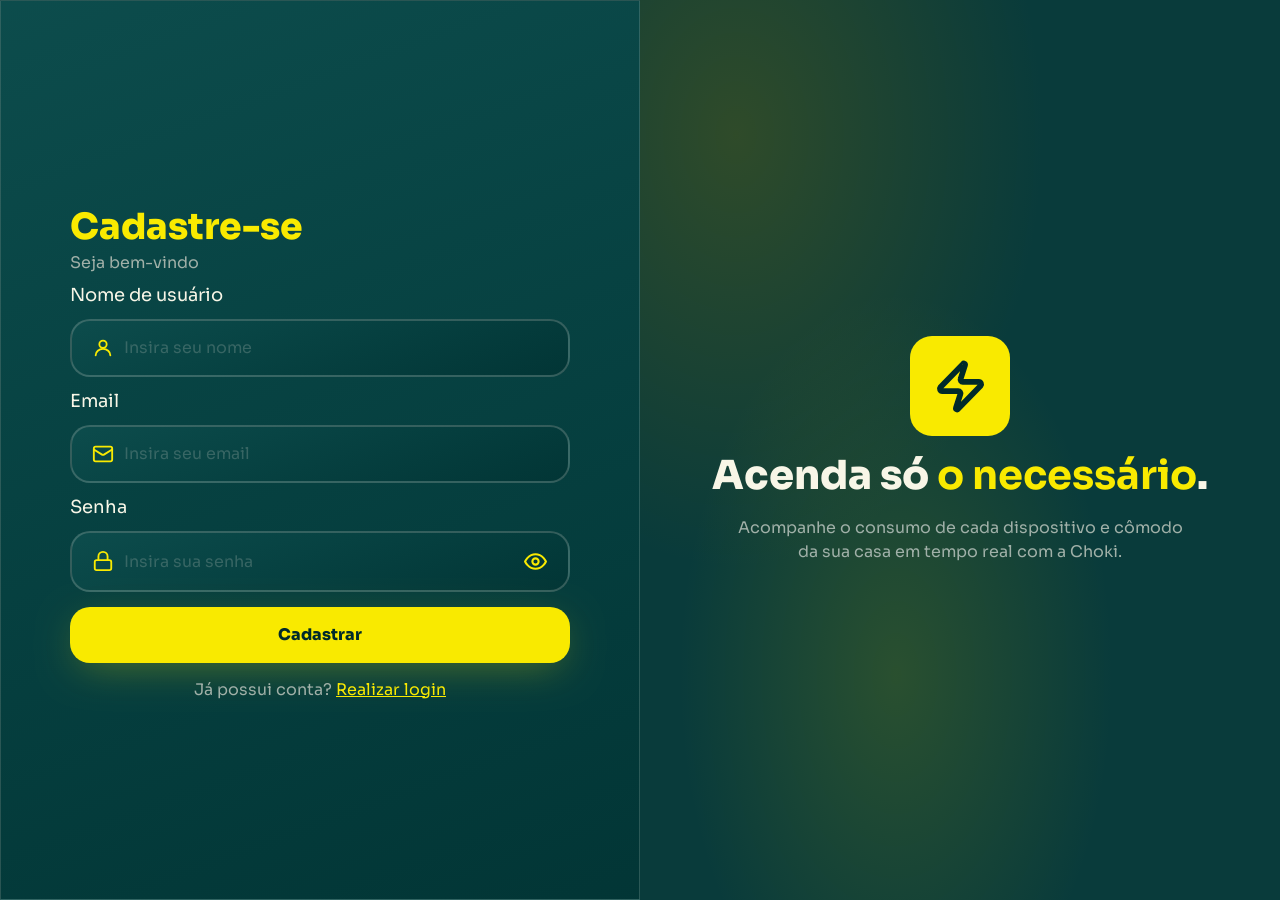
<file: pages/cadastro/cadastro.html>
<!DOCTYPE html>
<html lang="pt-br">

<head>
    <meta charset="UTF-8">
    <meta name="viewport" content="width=device-width, initial-scale=1.0">
    <title>Choki | Cadastro</title>

    <link rel="stylesheet" href="../../css/cadastro.css">

    <script type="text/javascript" src="../../js/cadastro.js" defer></script>

    <link rel="preconnect" href="https://fonts.googleapis.com">
    <link rel="preconnect" href="https://fonts.gstatic.com" crossorigin>
    <link href="https://fonts.googleapis.com/css2?family=Sora:wght@100..800&display=swap" rel="stylesheet">
</head>

<body>
    <main>
        <section class="section-form">
            <form autocomplete="off">
                <div class="form-header">
                    <h1>Cadastre-se</h1>
                    <h2>Seja bem-vindo</h2>
                </div>

                <h3>Nome de usuário</h3>
                <div class="input-container">
                    <svg class="input-icon" xmlns="http://www.w3.org/2000/svg" viewBox="0 0 24 24" fill="none"
                        stroke="currentColor" stroke-width="2" stroke-linecap="round" stroke-linejoin="round">
                        <circle cx="12" cy="8" r="4" />
                        <path d="M4 20c0-4 3.6-7 8-7s8 3 8 7" />
                    </svg>
                    <input type="text" id="input-username" placeholder="Insira seu nome" />
                </div>
                <h3>Email</h3>
                <div class="input-container">
                    <svg class="input-icon" xmlns="http://www.w3.org/2000/svg" viewBox="0 0 24 24" fill="none"
                        stroke="currentColor" stroke-width="2" stroke-linecap="round" stroke-linejoin="round">
                        <rect x="2" y="4" width="20" height="16" rx="2" />
                        <path d="m22 7-8.97 5.7a1.94 1.94 0 0 1-2.06 0L2 7" />
                    </svg>
                    <input type="text" id="input-email" placeholder="Insira seu email" />
                </div>
                <h3>Senha</h3>
                <div class="input-container">
                    <svg class="input-icon" xmlns="http://www.w3.org/2000/svg" viewBox="0 0 24 24" fill="none"
                        stroke="currentColor" stroke-width="2" stroke-linecap="round" stroke-linejoin="round">
                        <rect x="3" y="11" width="18" height="11" rx="2" />
                        <path d="M7 11V7a5 5 0 0 1 10 0v4" />
                    </svg>
                    <input type="password" id="input-password" placeholder="Insira sua senha" />
                    <svg class="toggle-password" onclick="setPasswordVisibility(this)"
                        xmlns="http://www.w3.org/2000/svg" viewBox="0 0 24 24" fill="none" stroke="currentColor"
                        stroke-width="2" stroke-linecap="round" stroke-linejoin="round">
                        <path d="M2 12s3-7 10-7 10 7 10 7-3 7-10 7-10-7-10-7z" />
                        <circle cx="12" cy="12" r="3" />
                    </svg>
                </div>
                <button type="button" onclick="cadastro(this)">Cadastrar</button>
                <p>Já possui conta? <a href="../login/login.html">Realizar login</a></p>
                <div class="form-status">
                    <p class="alert-field"></p>
                </div>
            </form>
        </section>
        <section class="section-info">
            <div class="logo-icon">
                <svg xmlns="http://www.w3.org/2000/svg" width="24" height="24" viewBox="0 0 24 24" fill="none"
                    stroke="currentColor" stroke-width="2.5" stroke-linecap="round" stroke-linejoin="round">
                    <path
                        d="M4 14a1 1 0 0 1-.78-1.63l9.9-10.2a.5.5 0 0 1 .86.46l-1.92 6.02A1 1 0 0 0 13 10h7a1 1 0 0 1 .78 1.63l-9.9 10.2a.5.5 0 0 1-.86-.46l1.92-6.02A1 1 0 0 0 11 14z" />
                </svg>
            </div>
            <h1>Acenda só <b>o necessário</b>.</h1>
            <p>Acompanhe o consumo de cada dispositivo e cômodo da sua casa em tempo real com a Choki.</p>
        </section>
    </main>
</body>

</html>
</file>
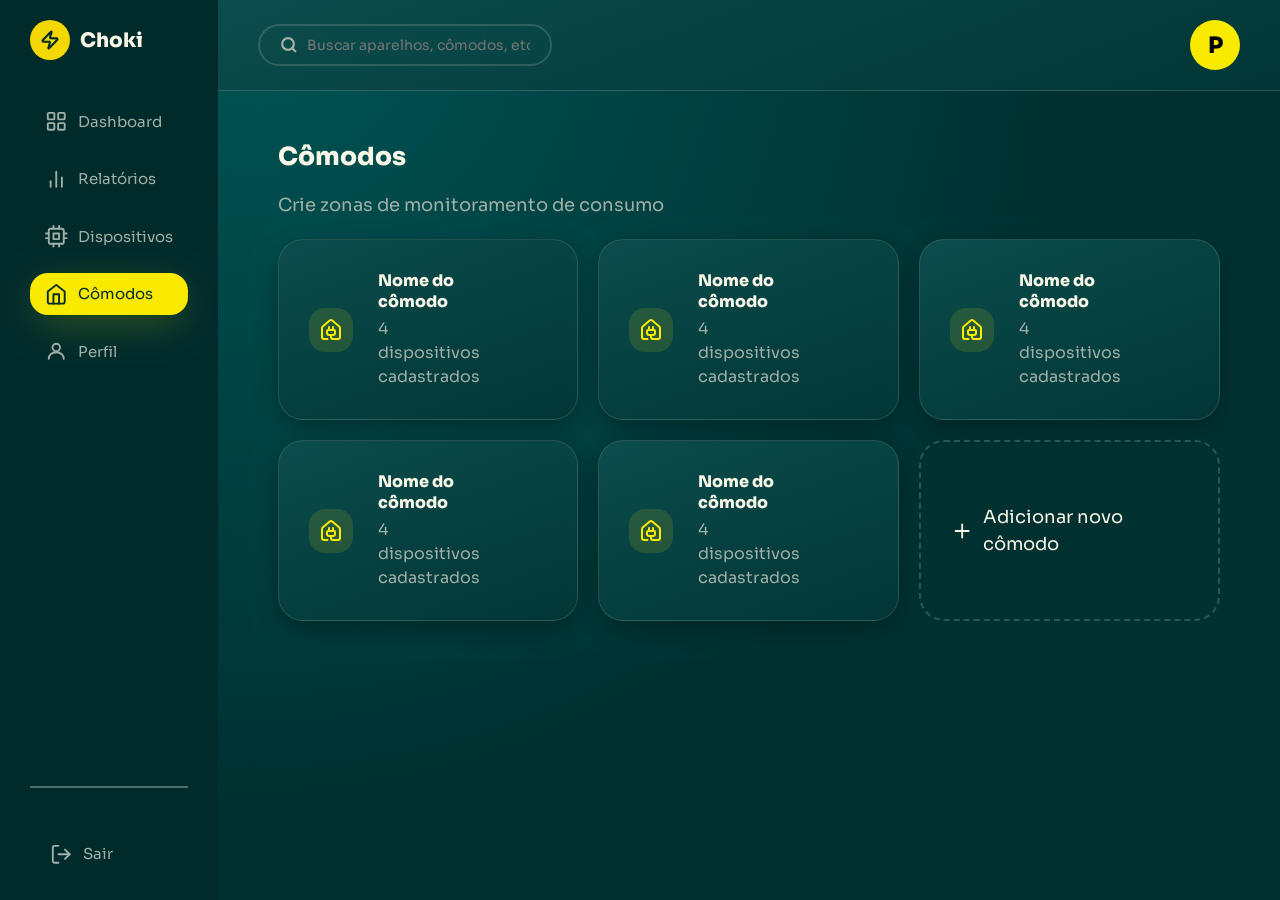
<file: pages/dashboard-demo/comodos.html>
<!DOCTYPE html>
<html lang="pt-br">

<head>
    <meta charset="UTF-8">
    <meta name="viewport" content="width=device-width, initial-scale=1.0">
    <title>Choki | Cômodos</title>

    <link rel="stylesheet" href="../../css/comodos.css">

    <link rel="preconnect" href="https://fonts.googleapis.com">
    <link rel="preconnect" href="https://fonts.gstatic.com" crossorigin>
    <link href="https://fonts.googleapis.com/css2?family=Sora:wght@100..800&display=swap" rel="stylesheet">

    <link href="https://fonts.googleapis.com/css2?family=Inter:wght@400;500;600;700;800;900&display=swap"
        rel="stylesheet">
</head>

<body>
    <main>
        <nav class="side-menu">
            <div class="logo-name">
                <div class="logo-icon">
                    <svg xmlns="http://www.w3.org/2000/svg" width="24" height="24" viewBox="0 0 24 24" fill="none"
                        stroke="currentColor" stroke-width="2.5" stroke-linecap="round" stroke-linejoin="round"
                        class="lucide lucide-zap size-5 text-primary-foreground" aria-hidden="true">
                        <path
                            d="M4 14a1 1 0 0 1-.78-1.63l9.9-10.2a.5.5 0 0 1 .86.46l-1.92 6.02A1 1 0 0 0 13 10h7a1 1 0 0 1 .78 1.63l-9.9 10.2a.5.5 0 0 1-.86-.46l1.92-6.02A1 1 0 0 0 11 14z">
                        </path>
                    </svg>
                </div>
                <h2>Choki</h2>
            </div>
            <ul class="menu-items">
                <li class="menu-item menu-inactive" id="link-dashboard" onclick="window.location = 'dashboard.html'">
                    <svg xmlns="http://www.w3.org/2000/svg" width="24" height="24" viewBox="0 0 24 24" fill="none"
                        stroke="currentColor" stroke-width="2" stroke-linecap="round" stroke-linejoin="round">
                        <rect width="7" height="7" x="3" y="3" rx="1" />
                        <rect width="7" height="7" x="14" y="3" rx="1" />
                        <rect width="7" height="7" x="14" y="14" rx="1" />
                        <rect width="7" height="7" x="3" y="14" rx="1" />
                    </svg>
                    <a>Dashboard</a>
                </li>
                <li class="menu-item menu-inactive" id="link-relatiorios" onclick="window.location = 'relatorios.html'">
                    <svg xmlns="http://www.w3.org/2000/svg" width="24" height="24" viewBox="0 0 24 24" fill="none"
                        stroke="currentColor" stroke-width="2" stroke-linecap="round" stroke-linejoin="round">
                        <line x1="18" y1="20" x2="18" y2="10" />
                        <line x1="12" y1="20" x2="12" y2="4" />
                        <line x1="6" y1="20" x2="6" y2="14" />
                    </svg>
                    <a>Relatórios</a>
                </li>
                <li class="menu-item menu-inactive" id="link-dispositivos"
                    onclick="window.location = 'dispositivos.html'">
                    <svg xmlns="http://www.w3.org/2000/svg" width="24" height="24" viewBox="0 0 24 24" fill="none"
                        stroke="currentColor" stroke-width="2" stroke-linecap="round" stroke-linejoin="round">
                        <rect x="4" y="4" width="16" height="16" rx="2" />
                        <rect x="9" y="9" width="6" height="6" />
                        <line x1="9" y1="1" x2="9" y2="4" />
                        <line x1="15" y1="1" x2="15" y2="4" />
                        <line x1="9" y1="20" x2="9" y2="23" />
                        <line x1="15" y1="20" x2="15" y2="23" />
                        <line x1="20" y1="9" x2="23" y2="9" />
                        <line x1="20" y1="14" x2="23" y2="14" />
                        <line x1="1" y1="9" x2="4" y2="9" />
                        <line x1="1" y1="14" x2="4" y2="14" />
                    </svg>
                    <a>Dispositivos</a>
                </li>
                <li class="menu-item menu-active" id="link-comodos" onclick="window.location = 'comodos.html'">
                    <svg xmlns="http://www.w3.org/2000/svg" width="24" height="24" viewBox="0 0 24 24" fill="none"
                        stroke="currentColor" stroke-width="2" stroke-linecap="round" stroke-linejoin="round">
                        <path d="M3 9l9-7 9 7v11a2 2 0 0 1-2 2H5a2 2 0 0 1-2-2z" />
                        <polyline points="9 22 9 12 15 12 15 22" />
                    </svg>
                    <a>Cômodos</a>
                </li>
                <li class="menu-item menu-inactive" id="link-perfil" onclick="window.location = 'perfil.html'">
                    <svg xmlns="http://www.w3.org/2000/svg" width="24" height="24" viewBox="0 0 24 24" fill="none"
                        stroke="currentColor" stroke-width="2" stroke-linecap="round" stroke-linejoin="round">
                        <circle cx="12" cy="8" r="4" />
                        <path d="M4 20c0-4 3.6-7 8-7s8 3 8 7" />
                    </svg>
                    <a>Perfil</a>
                </li>
            </ul>
            <hr>
            <div class="container-sair">
                <svg xmlns="http://www.w3.org/2000/svg" width="24" height="24" viewBox="0 0 24 24" fill="none"
                    stroke="currentColor" stroke-width="2" stroke-linecap="round" stroke-linejoin="round">
                    <path d="M9 21H5a2 2 0 0 1-2-2V5a2 2 0 0 1 2-2h4" />
                    <polyline points="16 17 21 12 16 7" />
                    <line x1="21" y1="12" x2="9" y2="12" />
                </svg>
                <a>Sair</a>
            </div>
        </nav>
        <section class="main-section">
            <div class="main-header">
                <div class="search-container">
                    <svg xmlns="http://www.w3.org/2000/svg" width="24" height="24" viewBox="0 0 24 24" fill="none"
                        stroke="currentColor" stroke-width="2" stroke-linecap="round" stroke-linejoin="round"
                        class="lucide lucide-search-icon lucide-search">
                        <path d="m21 21-4.34-4.34" />
                        <circle cx="11" cy="11" r="8" />
                    </svg>
                    <input id="input-search" placeholder="Buscar aparelhos, cômodos, etc..." />
                </div>
                <div class="profile-picture" onclick="window.location = 'perfil.html'">
                    <!--Quando conectar com a API, substituir pela foto do usuário-->
                    <b>P</b>
                </div>
            </div>
            <div class="main-container">
                <h2>Cômodos</h2>
                <p>Crie zonas de monitoramento de consumo</p>
                <div class="comodos-grid">
                    <div class="comodo-card">
                        <div class="icon-container">
                            <svg xmlns="http://www.w3.org/2000/svg" width="24" height="24" viewBox="0 0 24 24"
                                fill="none" stroke="currentColor" stroke-width="2" stroke-linecap="round"
                                stroke-linejoin="round" class="lucide lucide-house-plug-icon lucide-house-plug">
                                <path d="M10 12V8.964" />
                                <path d="M14 12V8.964" />
                                <path d="M15 12a1 1 0 0 1 1 1v2a2 2 0 0 1-2 2h-4a2 2 0 0 1-2-2v-2a1 1 0 0 1 1-1z" />
                                <path
                                    d="M8.5 21H5a2 2 0 0 1-2-2v-9a2 2 0 0 1 .709-1.528l7-6a2 2 0 0 1 2.582 0l7 6A2 2 0 0 1 21 10v9a2 2 0 0 1-2 2h-5a2 2 0 0 1-2-2v-2" />
                            </svg>
                        </div>
                        <div class="comodo-info">
                            <h3>Nome do cômodo</h3>
                            <p>4 dispositivos cadastrados</p>
                        </div>
                        <div class="botao-editar">
                            <svg xmlns="http://www.w3.org/2000/svg" width="24" height="24" viewBox="0 0 24 24"
                                fill="none" stroke="currentColor" stroke-width="2" stroke-linecap="round"
                                stroke-linejoin="round" class="lucide lucide-pencil-icon lucide-pencil">
                                <path
                                    d="M21.174 6.812a1 1 0 0 0-3.986-3.987L3.842 16.174a2 2 0 0 0-.5.83l-1.321 4.352a.5.5 0 0 0 .623.622l4.353-1.32a2 2 0 0 0 .83-.497z" />
                                <path d="m15 5 4 4" />
                            </svg>
                        </div>
                    </div>
                    <div class="comodo-card">
                        <div class="icon-container">
                            <svg xmlns="http://www.w3.org/2000/svg" width="24" height="24" viewBox="0 0 24 24"
                                fill="none" stroke="currentColor" stroke-width="2" stroke-linecap="round"
                                stroke-linejoin="round" class="lucide lucide-house-plug-icon lucide-house-plug">
                                <path d="M10 12V8.964" />
                                <path d="M14 12V8.964" />
                                <path d="M15 12a1 1 0 0 1 1 1v2a2 2 0 0 1-2 2h-4a2 2 0 0 1-2-2v-2a1 1 0 0 1 1-1z" />
                                <path
                                    d="M8.5 21H5a2 2 0 0 1-2-2v-9a2 2 0 0 1 .709-1.528l7-6a2 2 0 0 1 2.582 0l7 6A2 2 0 0 1 21 10v9a2 2 0 0 1-2 2h-5a2 2 0 0 1-2-2v-2" />
                            </svg>
                        </div>
                        <div class="comodo-info">
                            <h3>Nome do cômodo</h3>
                            <p>4 dispositivos cadastrados</p>
                        </div>
                        <div class="botao-editar">
                            <svg xmlns="http://www.w3.org/2000/svg" width="24" height="24" viewBox="0 0 24 24"
                                fill="none" stroke="currentColor" stroke-width="2" stroke-linecap="round"
                                stroke-linejoin="round" class="lucide lucide-pencil-icon lucide-pencil">
                                <path
                                    d="M21.174 6.812a1 1 0 0 0-3.986-3.987L3.842 16.174a2 2 0 0 0-.5.83l-1.321 4.352a.5.5 0 0 0 .623.622l4.353-1.32a2 2 0 0 0 .83-.497z" />
                                <path d="m15 5 4 4" />
                            </svg>
                        </div>
                    </div>
                    <div class="comodo-card">
                        <div class="icon-container">
                            <svg xmlns="http://www.w3.org/2000/svg" width="24" height="24" viewBox="0 0 24 24"
                                fill="none" stroke="currentColor" stroke-width="2" stroke-linecap="round"
                                stroke-linejoin="round" class="lucide lucide-house-plug-icon lucide-house-plug">
                                <path d="M10 12V8.964" />
                                <path d="M14 12V8.964" />
                                <path d="M15 12a1 1 0 0 1 1 1v2a2 2 0 0 1-2 2h-4a2 2 0 0 1-2-2v-2a1 1 0 0 1 1-1z" />
                                <path
                                    d="M8.5 21H5a2 2 0 0 1-2-2v-9a2 2 0 0 1 .709-1.528l7-6a2 2 0 0 1 2.582 0l7 6A2 2 0 0 1 21 10v9a2 2 0 0 1-2 2h-5a2 2 0 0 1-2-2v-2" />
                            </svg>
                        </div>
                        <div class="comodo-info">
                            <h3>Nome do cômodo</h3>
                            <p>4 dispositivos cadastrados</p>
                        </div>
                        <div class="botao-editar">
                            <svg xmlns="http://www.w3.org/2000/svg" width="24" height="24" viewBox="0 0 24 24"
                                fill="none" stroke="currentColor" stroke-width="2" stroke-linecap="round"
                                stroke-linejoin="round" class="lucide lucide-pencil-icon lucide-pencil">
                                <path
                                    d="M21.174 6.812a1 1 0 0 0-3.986-3.987L3.842 16.174a2 2 0 0 0-.5.83l-1.321 4.352a.5.5 0 0 0 .623.622l4.353-1.32a2 2 0 0 0 .83-.497z" />
                                <path d="m15 5 4 4" />
                            </svg>
                        </div>
                    </div>
                    <div class="comodo-card">
                        <div class="icon-container">
                            <svg xmlns="http://www.w3.org/2000/svg" width="24" height="24" viewBox="0 0 24 24"
                                fill="none" stroke="currentColor" stroke-width="2" stroke-linecap="round"
                                stroke-linejoin="round" class="lucide lucide-house-plug-icon lucide-house-plug">
                                <path d="M10 12V8.964" />
                                <path d="M14 12V8.964" />
                                <path d="M15 12a1 1 0 0 1 1 1v2a2 2 0 0 1-2 2h-4a2 2 0 0 1-2-2v-2a1 1 0 0 1 1-1z" />
                                <path
                                    d="M8.5 21H5a2 2 0 0 1-2-2v-9a2 2 0 0 1 .709-1.528l7-6a2 2 0 0 1 2.582 0l7 6A2 2 0 0 1 21 10v9a2 2 0 0 1-2 2h-5a2 2 0 0 1-2-2v-2" />
                            </svg>
                        </div>
                        <div class="comodo-info">
                            <h3>Nome do cômodo</h3>
                            <p>4 dispositivos cadastrados</p>
                        </div>
                        <div class="botao-editar">
                            <svg xmlns="http://www.w3.org/2000/svg" width="24" height="24" viewBox="0 0 24 24"
                                fill="none" stroke="currentColor" stroke-width="2" stroke-linecap="round"
                                stroke-linejoin="round" class="lucide lucide-pencil-icon lucide-pencil">
                                <path
                                    d="M21.174 6.812a1 1 0 0 0-3.986-3.987L3.842 16.174a2 2 0 0 0-.5.83l-1.321 4.352a.5.5 0 0 0 .623.622l4.353-1.32a2 2 0 0 0 .83-.497z" />
                                <path d="m15 5 4 4" />
                            </svg>
                        </div>
                    </div>
                    <div class="comodo-card">
                        <div class="icon-container">
                            <svg xmlns="http://www.w3.org/2000/svg" width="24" height="24" viewBox="0 0 24 24"
                                fill="none" stroke="currentColor" stroke-width="2" stroke-linecap="round"
                                stroke-linejoin="round" class="lucide lucide-house-plug-icon lucide-house-plug">
                                <path d="M10 12V8.964" />
                                <path d="M14 12V8.964" />
                                <path d="M15 12a1 1 0 0 1 1 1v2a2 2 0 0 1-2 2h-4a2 2 0 0 1-2-2v-2a1 1 0 0 1 1-1z" />
                                <path
                                    d="M8.5 21H5a2 2 0 0 1-2-2v-9a2 2 0 0 1 .709-1.528l7-6a2 2 0 0 1 2.582 0l7 6A2 2 0 0 1 21 10v9a2 2 0 0 1-2 2h-5a2 2 0 0 1-2-2v-2" />
                            </svg>
                        </div>
                        <div class="comodo-info">
                            <h3>Nome do cômodo</h3>
                            <p>4 dispositivos cadastrados</p>
                        </div>
                        <div class="botao-editar">
                            <svg xmlns="http://www.w3.org/2000/svg" width="24" height="24" viewBox="0 0 24 24"
                                fill="none" stroke="currentColor" stroke-width="2" stroke-linecap="round"
                                stroke-linejoin="round" class="lucide lucide-pencil-icon lucide-pencil">
                                <path
                                    d="M21.174 6.812a1 1 0 0 0-3.986-3.987L3.842 16.174a2 2 0 0 0-.5.83l-1.321 4.352a.5.5 0 0 0 .623.622l4.353-1.32a2 2 0 0 0 .83-.497z" />
                                <path d="m15 5 4 4" />
                            </svg>
                        </div>
                    </div>
                    <div class="comodo-adicionar" onclick="window.location = 'adicionar_comodo.html'">
                        <svg xmlns="http://www.w3.org/2000/svg" width="24" height="24" viewBox="0 0 24 24" fill="none"
                            stroke="currentColor" stroke-width="2" stroke-linecap="round" stroke-linejoin="round"
                            class="lucide lucide-plus-icon lucide-plus">
                            <path d="M5 12h14" />
                            <path d="M12 5v14" />
                        </svg>
                        <p>Adicionar novo cômodo</p>
                    </div>
                </div>
            </div>
        </section>
    </main>
</body>

</html>
</file>
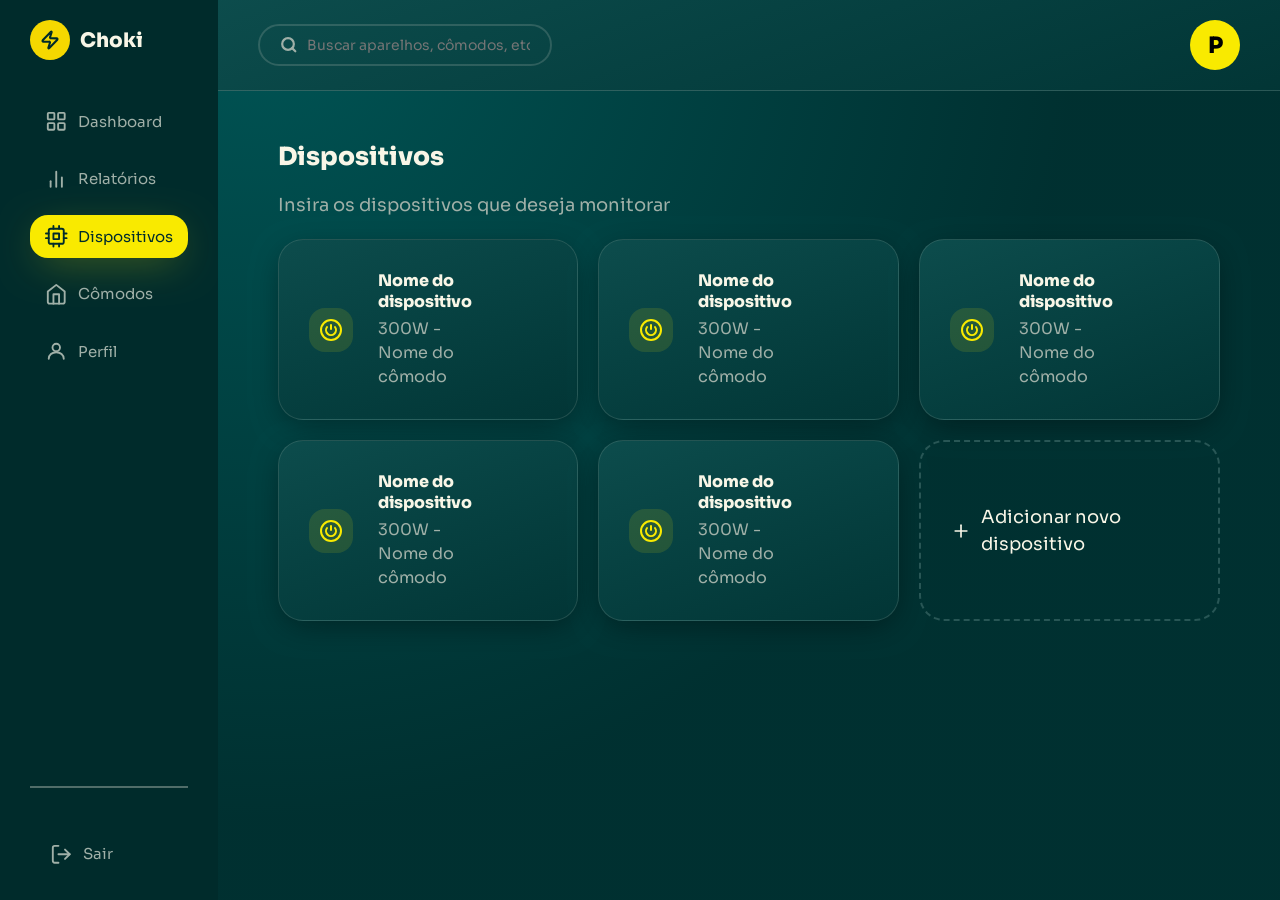
<file: pages/dashboard-demo/dispositivos.html>
<!DOCTYPE html>
<html lang="pt-br">

<head>
    <meta charset="UTF-8">
    <meta name="viewport" content="width=device-width, initial-scale=1.0">
    <title>Choki | Dispositivos</title>

    <link rel="stylesheet" href="../../css/dispositivos.css">

    <link rel="preconnect" href="https://fonts.googleapis.com">
    <link rel="preconnect" href="https://fonts.gstatic.com" crossorigin>
    <link href="https://fonts.googleapis.com/css2?family=Sora:wght@100..800&display=swap" rel="stylesheet">

    <link href="https://fonts.googleapis.com/css2?family=Inter:wght@400;500;600;700;800;900&display=swap"
        rel="stylesheet">
</head>

<body>
    <main>
        <nav class="side-menu">
            <div class="logo-name">
                <div class="logo-icon">
                    <svg xmlns="http://www.w3.org/2000/svg" width="24" height="24" viewBox="0 0 24 24" fill="none"
                        stroke="currentColor" stroke-width="2.5" stroke-linecap="round" stroke-linejoin="round"
                        class="lucide lucide-zap size-5 text-primary-foreground" aria-hidden="true">
                        <path
                            d="M4 14a1 1 0 0 1-.78-1.63l9.9-10.2a.5.5 0 0 1 .86.46l-1.92 6.02A1 1 0 0 0 13 10h7a1 1 0 0 1 .78 1.63l-9.9 10.2a.5.5 0 0 1-.86-.46l1.92-6.02A1 1 0 0 0 11 14z">
                        </path>
                    </svg>
                </div>
                <h2>Choki</h2>
            </div>
            <ul class="menu-items">
                <li class="menu-item menu-inactive" id="link-dashboard" onclick="window.location = 'dashboard.html'">
                    <svg xmlns="http://www.w3.org/2000/svg" width="24" height="24" viewBox="0 0 24 24" fill="none"
                        stroke="currentColor" stroke-width="2" stroke-linecap="round" stroke-linejoin="round">
                        <rect width="7" height="7" x="3" y="3" rx="1" />
                        <rect width="7" height="7" x="14" y="3" rx="1" />
                        <rect width="7" height="7" x="14" y="14" rx="1" />
                        <rect width="7" height="7" x="3" y="14" rx="1" />
                    </svg>
                    <a>Dashboard</a>
                </li>
                <li class="menu-item menu-inactive" id="link-relatiorios" onclick="window.location = 'relatorios.html'">
                    <svg xmlns="http://www.w3.org/2000/svg" width="24" height="24" viewBox="0 0 24 24" fill="none"
                        stroke="currentColor" stroke-width="2" stroke-linecap="round" stroke-linejoin="round">
                        <line x1="18" y1="20" x2="18" y2="10" />
                        <line x1="12" y1="20" x2="12" y2="4" />
                        <line x1="6" y1="20" x2="6" y2="14" />
                    </svg>
                    <a>Relatórios</a>
                </li>
                <li class="menu-item menu-active" id="link-dispositivos"
                    onclick="window.location = 'dispositivos.html'">
                    <svg xmlns="http://www.w3.org/2000/svg" width="24" height="24" viewBox="0 0 24 24" fill="none"
                        stroke="currentColor" stroke-width="2" stroke-linecap="round" stroke-linejoin="round">
                        <rect x="4" y="4" width="16" height="16" rx="2" />
                        <rect x="9" y="9" width="6" height="6" />
                        <line x1="9" y1="1" x2="9" y2="4" />
                        <line x1="15" y1="1" x2="15" y2="4" />
                        <line x1="9" y1="20" x2="9" y2="23" />
                        <line x1="15" y1="20" x2="15" y2="23" />
                        <line x1="20" y1="9" x2="23" y2="9" />
                        <line x1="20" y1="14" x2="23" y2="14" />
                        <line x1="1" y1="9" x2="4" y2="9" />
                        <line x1="1" y1="14" x2="4" y2="14" />
                    </svg>
                    <a>Dispositivos</a>
                </li>
                <li class="menu-item menu-inactive" id="link-comodos" onclick="window.location = 'comodos.html'">
                    <svg xmlns="http://www.w3.org/2000/svg" width="24" height="24" viewBox="0 0 24 24" fill="none"
                        stroke="currentColor" stroke-width="2" stroke-linecap="round" stroke-linejoin="round">
                        <path d="M3 9l9-7 9 7v11a2 2 0 0 1-2 2H5a2 2 0 0 1-2-2z" />
                        <polyline points="9 22 9 12 15 12 15 22" />
                    </svg>
                    <a>Cômodos</a>
                </li>
                <li class="menu-item menu-inactive" id="link-perfil" onclick="window.location = 'perfil.html'">
                    <svg xmlns="http://www.w3.org/2000/svg" width="24" height="24" viewBox="0 0 24 24" fill="none"
                        stroke="currentColor" stroke-width="2" stroke-linecap="round" stroke-linejoin="round">
                        <circle cx="12" cy="8" r="4" />
                        <path d="M4 20c0-4 3.6-7 8-7s8 3 8 7" />
                    </svg>
                    <a>Perfil</a>
                </li>
            </ul>
            <hr>
            <div class="container-sair">
                <svg xmlns="http://www.w3.org/2000/svg" width="24" height="24" viewBox="0 0 24 24" fill="none"
                    stroke="currentColor" stroke-width="2" stroke-linecap="round" stroke-linejoin="round">
                    <path d="M9 21H5a2 2 0 0 1-2-2V5a2 2 0 0 1 2-2h4" />
                    <polyline points="16 17 21 12 16 7" />
                    <line x1="21" y1="12" x2="9" y2="12" />
                </svg>
                <a>Sair</a>
            </div>
        </nav>
        <section class="main-section">
            <div class="main-header">
                <div class="search-container">
                    <svg xmlns="http://www.w3.org/2000/svg" width="24" height="24" viewBox="0 0 24 24" fill="none"
                        stroke="currentColor" stroke-width="2" stroke-linecap="round" stroke-linejoin="round"
                        class="lucide lucide-search-icon lucide-search">
                        <path d="m21 21-4.34-4.34" />
                        <circle cx="11" cy="11" r="8" />
                    </svg>
                    <input id="input-search" placeholder="Buscar aparelhos, cômodos, etc..." />
                </div>
                <div class="profile-picture" onclick="window.location = 'perfil.html'">
                    <!--Quando conectar com a API, substituir pela foto do usuário-->
                    <b>P</b>
                </div>
            </div>
            <div class="main-container">
                <h2>Dispositivos</h2>
                <p>Insira os dispositivos que deseja monitorar</p>
                <div class="dispositivos-grid">
                    <div class="dispositivo-card">
                        <div class="icon-container">
                            <svg xmlns="http://www.w3.org/2000/svg" width="24" height="24" viewBox="0 0 24 24"
                                fill="none" stroke="currentColor" stroke-width="2" stroke-linecap="round"
                                stroke-linejoin="round" class="lucide lucide-circle-power-icon lucide-circle-power">
                                <circle cx="12" cy="12" r="10" />
                                <path d="M12 7v4" />
                                <path d="M7.998 9.003a5 5 0 1 0 8-.005" />
                            </svg>
                        </div>
                        <div class="dispositivo-info">
                            <h3>Nome do dispositivo</h3>
                            <p>300W - Nome do cômodo</p>
                        </div>
                        <div class="botao-editar">
                            <svg xmlns="http://www.w3.org/2000/svg" width="24" height="24" viewBox="0 0 24 24"
                                fill="none" stroke="currentColor" stroke-width="2" stroke-linecap="round"
                                stroke-linejoin="round" class="lucide lucide-pencil-icon lucide-pencil">
                                <path
                                    d="M21.174 6.812a1 1 0 0 0-3.986-3.987L3.842 16.174a2 2 0 0 0-.5.83l-1.321 4.352a.5.5 0 0 0 .623.622l4.353-1.32a2 2 0 0 0 .83-.497z" />
                                <path d="m15 5 4 4" />
                            </svg>
                        </div>
                    </div>
                    <div class="dispositivo-card">
                        <div class="icon-container">
                            <svg xmlns="http://www.w3.org/2000/svg" width="24" height="24" viewBox="0 0 24 24"
                                fill="none" stroke="currentColor" stroke-width="2" stroke-linecap="round"
                                stroke-linejoin="round" class="lucide lucide-circle-power-icon lucide-circle-power">
                                <circle cx="12" cy="12" r="10" />
                                <path d="M12 7v4" />
                                <path d="M7.998 9.003a5 5 0 1 0 8-.005" />
                            </svg>
                        </div>
                        <div class="dispositivo-info">
                            <h3>Nome do dispositivo</h3>
                            <p>300W - Nome do cômodo</p>
                        </div>
                        <div class="botao-editar">
                            <svg xmlns="http://www.w3.org/2000/svg" width="24" height="24" viewBox="0 0 24 24"
                                fill="none" stroke="currentColor" stroke-width="2" stroke-linecap="round"
                                stroke-linejoin="round" class="lucide lucide-pencil-icon lucide-pencil">
                                <path
                                    d="M21.174 6.812a1 1 0 0 0-3.986-3.987L3.842 16.174a2 2 0 0 0-.5.83l-1.321 4.352a.5.5 0 0 0 .623.622l4.353-1.32a2 2 0 0 0 .83-.497z" />
                                <path d="m15 5 4 4" />
                            </svg>
                        </div>
                    </div>
                    <div class="dispositivo-card">
                        <div class="icon-container">
                            <svg xmlns="http://www.w3.org/2000/svg" width="24" height="24" viewBox="0 0 24 24"
                                fill="none" stroke="currentColor" stroke-width="2" stroke-linecap="round"
                                stroke-linejoin="round" class="lucide lucide-circle-power-icon lucide-circle-power">
                                <circle cx="12" cy="12" r="10" />
                                <path d="M12 7v4" />
                                <path d="M7.998 9.003a5 5 0 1 0 8-.005" />
                            </svg>
                        </div>
                        <div class="dispositivo-info">
                            <h3>Nome do dispositivo</h3>
                            <p>300W - Nome do cômodo</p>
                        </div>
                        <div class="botao-editar">
                            <svg xmlns="http://www.w3.org/2000/svg" width="24" height="24" viewBox="0 0 24 24"
                                fill="none" stroke="currentColor" stroke-width="2" stroke-linecap="round"
                                stroke-linejoin="round" class="lucide lucide-pencil-icon lucide-pencil">
                                <path
                                    d="M21.174 6.812a1 1 0 0 0-3.986-3.987L3.842 16.174a2 2 0 0 0-.5.83l-1.321 4.352a.5.5 0 0 0 .623.622l4.353-1.32a2 2 0 0 0 .83-.497z" />
                                <path d="m15 5 4 4" />
                            </svg>
                        </div>
                    </div>
                    <div class="dispositivo-card">
                        <div class="icon-container">
                            <svg xmlns="http://www.w3.org/2000/svg" width="24" height="24" viewBox="0 0 24 24"
                                fill="none" stroke="currentColor" stroke-width="2" stroke-linecap="round"
                                stroke-linejoin="round" class="lucide lucide-circle-power-icon lucide-circle-power">
                                <circle cx="12" cy="12" r="10" />
                                <path d="M12 7v4" />
                                <path d="M7.998 9.003a5 5 0 1 0 8-.005" />
                            </svg>
                        </div>
                        <div class="dispositivo-info">
                            <h3>Nome do dispositivo</h3>
                            <p>300W - Nome do cômodo</p>
                        </div>
                        <div class="botao-editar">
                            <svg xmlns="http://www.w3.org/2000/svg" width="24" height="24" viewBox="0 0 24 24"
                                fill="none" stroke="currentColor" stroke-width="2" stroke-linecap="round"
                                stroke-linejoin="round" class="lucide lucide-pencil-icon lucide-pencil">
                                <path
                                    d="M21.174 6.812a1 1 0 0 0-3.986-3.987L3.842 16.174a2 2 0 0 0-.5.83l-1.321 4.352a.5.5 0 0 0 .623.622l4.353-1.32a2 2 0 0 0 .83-.497z" />
                                <path d="m15 5 4 4" />
                            </svg>
                        </div>
                    </div>
                    <div class="dispositivo-card">
                        <div class="icon-container">
                            <svg xmlns="http://www.w3.org/2000/svg" width="24" height="24" viewBox="0 0 24 24"
                                fill="none" stroke="currentColor" stroke-width="2" stroke-linecap="round"
                                stroke-linejoin="round" class="lucide lucide-circle-power-icon lucide-circle-power">
                                <circle cx="12" cy="12" r="10" />
                                <path d="M12 7v4" />
                                <path d="M7.998 9.003a5 5 0 1 0 8-.005" />
                            </svg>
                        </div>
                        <div class="dispositivo-info">
                            <h3>Nome do dispositivo</h3>
                            <p>300W - Nome do cômodo</p>
                        </div>
                        <div class="botao-editar">
                            <svg xmlns="http://www.w3.org/2000/svg" width="24" height="24" viewBox="0 0 24 24"
                                fill="none" stroke="currentColor" stroke-width="2" stroke-linecap="round"
                                stroke-linejoin="round" class="lucide lucide-pencil-icon lucide-pencil">
                                <path
                                    d="M21.174 6.812a1 1 0 0 0-3.986-3.987L3.842 16.174a2 2 0 0 0-.5.83l-1.321 4.352a.5.5 0 0 0 .623.622l4.353-1.32a2 2 0 0 0 .83-.497z" />
                                <path d="m15 5 4 4" />
                            </svg>
                        </div>
                    </div>
                    <div class="dispositivo-adicionar" onclick="window.location = 'adicionar_dispositivo.html'">
                        <svg xmlns="http://www.w3.org/2000/svg" width="24" height="24" viewBox="0 0 24 24" fill="none"
                            stroke="currentColor" stroke-width="2" stroke-linecap="round" stroke-linejoin="round"
                            class="lucide lucide-plus-icon lucide-plus">
                            <path d="M5 12h14" />
                            <path d="M12 5v14" />
                        </svg>
                        <p>Adicionar novo dispositivo</p>
                    </div>
                </div>
            </div>
        </section>
    </main>
</body>

</html>
</file>
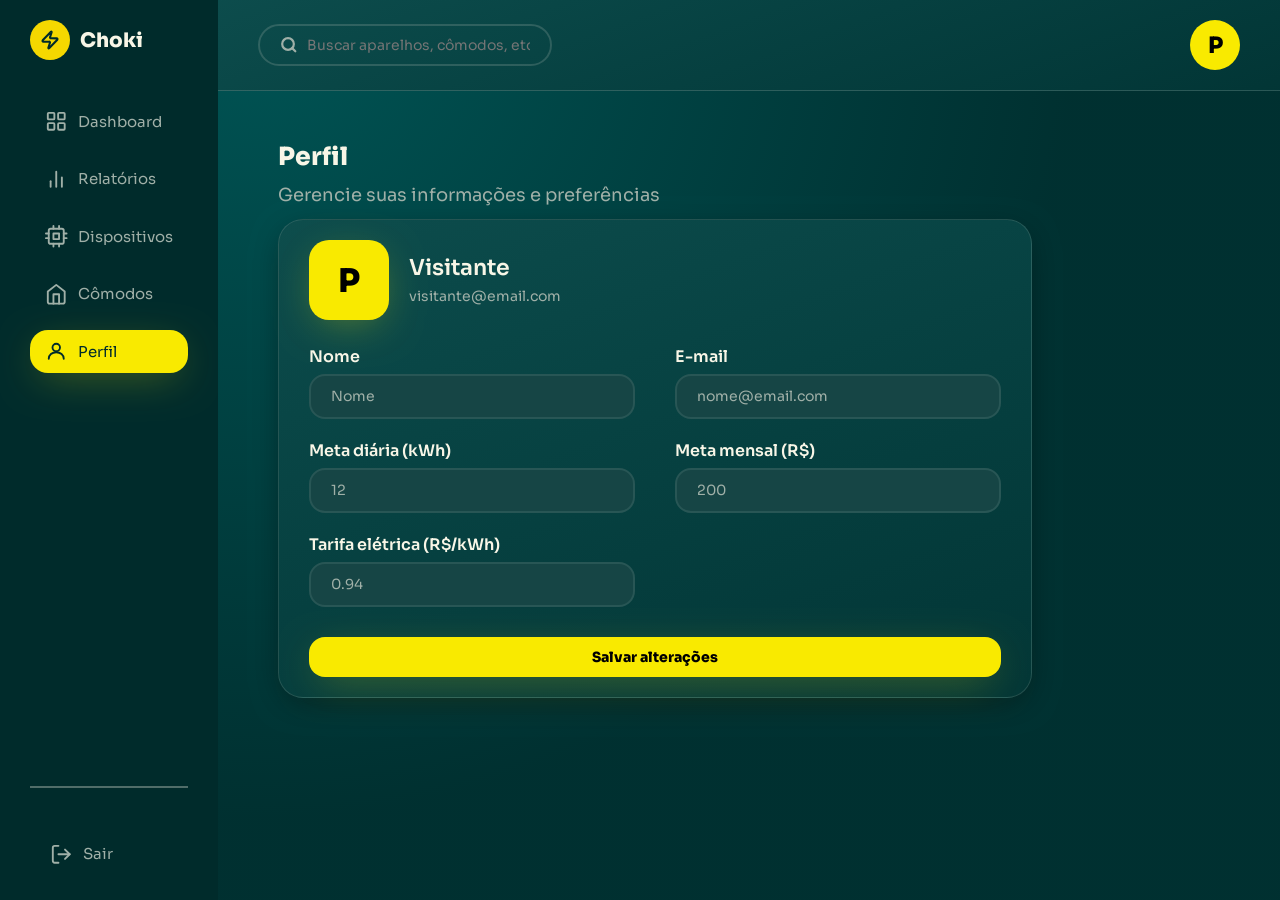
<file: pages/dashboard-demo/perfil.html>
<!DOCTYPE html>
<html lang="pt-br">

<head>
    <meta charset="UTF-8">
    <meta name="viewport" content="width=device-width, initial-scale=1.0">
    <title>Choki | Perfil</title>

    <link rel="stylesheet" href="../../css/perfil.css">

    <link rel="preconnect" href="https://fonts.googleapis.com">
    <link rel="preconnect" href="https://fonts.gstatic.com" crossorigin>
    <link href="https://fonts.googleapis.com/css2?family=Sora:wght@100..800&display=swap" rel="stylesheet">

    <link href="https://fonts.googleapis.com/css2?family=Inter:wght@400;500;600;700;800;900&display=swap"
        rel="stylesheet">
</head>

<body>
    <main>
        <nav class="side-menu">
            <div class="logo-name">
                <div class="logo-icon">
                    <svg xmlns="http://www.w3.org/2000/svg" width="24" height="24" viewBox="0 0 24 24" fill="none"
                        stroke="currentColor" stroke-width="2.5" stroke-linecap="round" stroke-linejoin="round"
                        class="lucide lucide-zap size-5 text-primary-foreground" aria-hidden="true">
                        <path
                            d="M4 14a1 1 0 0 1-.78-1.63l9.9-10.2a.5.5 0 0 1 .86.46l-1.92 6.02A1 1 0 0 0 13 10h7a1 1 0 0 1 .78 1.63l-9.9 10.2a.5.5 0 0 1-.86-.46l1.92-6.02A1 1 0 0 0 11 14z">
                        </path>
                    </svg>
                </div>
                <h2>Choki</h2>
            </div>
            <ul class="menu-items">
                <li class="menu-item menu-inactive" id="link-dashboard" onclick="window.location = 'dashboard.html'">
                    <svg xmlns="http://www.w3.org/2000/svg" width="24" height="24" viewBox="0 0 24 24" fill="none"
                        stroke="currentColor" stroke-width="2" stroke-linecap="round" stroke-linejoin="round">
                        <rect width="7" height="7" x="3" y="3" rx="1" />
                        <rect width="7" height="7" x="14" y="3" rx="1" />
                        <rect width="7" height="7" x="14" y="14" rx="1" />
                        <rect width="7" height="7" x="3" y="14" rx="1" />
                    </svg>
                    <a>Dashboard</a>
                </li>
                <li class="menu-item menu-inactive" id="link-relatiorios" onclick="window.location = 'relatorios.html'">
                    <svg xmlns="http://www.w3.org/2000/svg" width="24" height="24" viewBox="0 0 24 24" fill="none"
                        stroke="currentColor" stroke-width="2" stroke-linecap="round" stroke-linejoin="round">
                        <line x1="18" y1="20" x2="18" y2="10" />
                        <line x1="12" y1="20" x2="12" y2="4" />
                        <line x1="6" y1="20" x2="6" y2="14" />
                    </svg>
                    <a>Relatórios</a>
                </li>
                <li class="menu-item menu-inactive" id="link-dispositivos"
                    onclick="window.location = 'dispositivos.html'">
                    <svg xmlns="http://www.w3.org/2000/svg" width="24" height="24" viewBox="0 0 24 24" fill="none"
                        stroke="currentColor" stroke-width="2" stroke-linecap="round" stroke-linejoin="round">
                        <rect x="4" y="4" width="16" height="16" rx="2" />
                        <rect x="9" y="9" width="6" height="6" />
                        <line x1="9" y1="1" x2="9" y2="4" />
                        <line x1="15" y1="1" x2="15" y2="4" />
                        <line x1="9" y1="20" x2="9" y2="23" />
                        <line x1="15" y1="20" x2="15" y2="23" />
                        <line x1="20" y1="9" x2="23" y2="9" />
                        <line x1="20" y1="14" x2="23" y2="14" />
                        <line x1="1" y1="9" x2="4" y2="9" />
                        <line x1="1" y1="14" x2="4" y2="14" />
                    </svg>
                    <a>Dispositivos</a>
                </li>
                <li class="menu-item menu-inactive" id="link-comodos" onclick="window.location = 'comodos.html'">
                    <svg xmlns="http://www.w3.org/2000/svg" width="24" height="24" viewBox="0 0 24 24" fill="none"
                        stroke="currentColor" stroke-width="2" stroke-linecap="round" stroke-linejoin="round">
                        <path d="M3 9l9-7 9 7v11a2 2 0 0 1-2 2H5a2 2 0 0 1-2-2z" />
                        <polyline points="9 22 9 12 15 12 15 22" />
                    </svg>
                    <a>Cômodos</a>
                </li>
                <li class="menu-item menu-active" id="link-perfil" onclick="window.location = 'perfil.html'">
                    <svg xmlns="http://www.w3.org/2000/svg" width="24" height="24" viewBox="0 0 24 24" fill="none"
                        stroke="currentColor" stroke-width="2" stroke-linecap="round" stroke-linejoin="round">
                        <circle cx="12" cy="8" r="4" />
                        <path d="M4 20c0-4 3.6-7 8-7s8 3 8 7" />
                    </svg>
                    <a>Perfil</a>
                </li>
            </ul>
            <hr>
            <div class="container-sair">
                <svg xmlns="http://www.w3.org/2000/svg" width="24" height="24" viewBox="0 0 24 24" fill="none"
                    stroke="currentColor" stroke-width="2" stroke-linecap="round" stroke-linejoin="round">
                    <path d="M9 21H5a2 2 0 0 1-2-2V5a2 2 0 0 1 2-2h4" />
                    <polyline points="16 17 21 12 16 7" />
                    <line x1="21" y1="12" x2="9" y2="12" />
                </svg>
                <a>Sair</a>
            </div>
        </nav>
        <section class="main-section">
            <div class="main-header">
                <div class="search-container">
                    <svg xmlns="http://www.w3.org/2000/svg" width="24" height="24" viewBox="0 0 24 24" fill="none"
                        stroke="currentColor" stroke-width="2" stroke-linecap="round" stroke-linejoin="round"
                        class="lucide lucide-search-icon lucide-search">
                        <path d="m21 21-4.34-4.34" />
                        <circle cx="11" cy="11" r="8" />
                    </svg>
                    <input id="input-search" placeholder="Buscar aparelhos, cômodos, etc..." />
                </div>
                <div class="profile-picture" onclick="window.location = 'perfil.html'">
                    <!--Quando conectar com a API, substituir pela foto do usuário-->
                    <b>P</b>
                </div>
            </div>
            <div class="main-container">
                <h2>Perfil</h2>
                <p>Gerencie suas informações e preferências</p>
                <div class="perfil-container">
                    <div class="perfil-header">
                        <div class="perfil-icon">
                            <b>P</b>
                        </div>
                        <div class="perfil-info">
                            <h3>Visitante</h3>
                            <p>visitante@email.com</p>
                        </div>
                    </div>
                    <div class="perfil-form">
                        <div class="form-inputs">
                            <div class="input-container">
                                <p>Nome</p>
                                <input type="text" id="input-nome" placeholder="Nome" />
                            </div>
                            <div class="input-container">
                                <p>E-mail</p>
                                <input type="text" id="input-email" placeholder="nome@email.com" />
                            </div>
                            <div class="input-container">
                                <p>Meta diária (kWh)</p>
                                <input type="text" id="input-meta-diaria" placeholder="12" />
                            </div>
                            <div class="input-container">
                                <p>Meta mensal (R$)</p>
                                <input type="text" id="input-meta-mensal" placeholder="200" />
                            </div>
                            <div class="input-container">
                                <p>Tarifa elétrica (R$/kWh)</p>
                                <input type="text" id="input-tarifa" placeholder="0.94" />
                            </div>
                        </div>
                        <button type="submit" onclick="atualizarUsuario(this)">Salvar alterações</button>
                    </div>
                </div>
            </div>
        </section>
    </main>
</body>
</file>
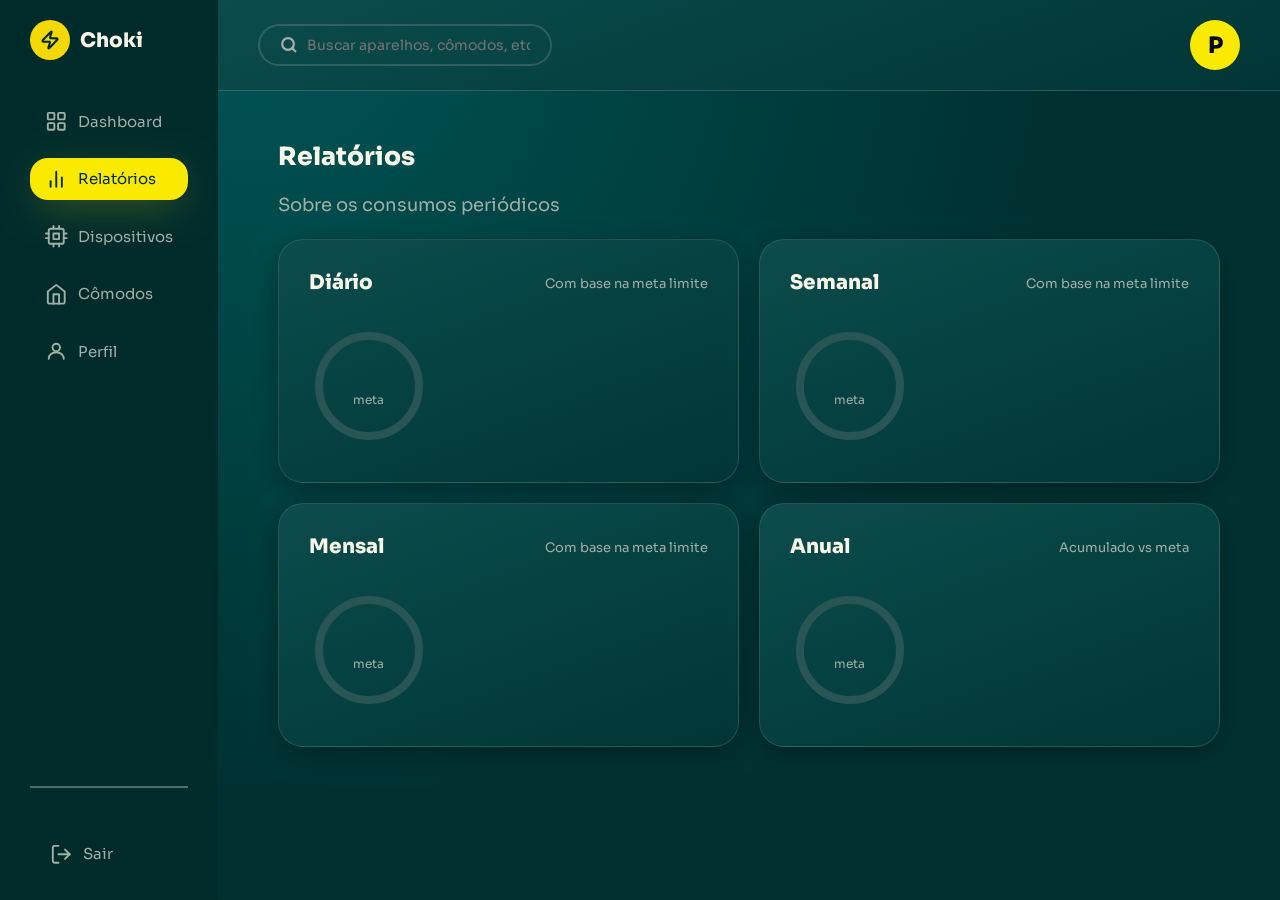
<file: pages/dashboard-demo/relatorios.html>
<!DOCTYPE html>
<html lang="pt-br">

<head>
    <meta charset="UTF-8">
    <meta name="viewport" content="width=device-width, initial-scale=1.0">
    <title>Choki | Relatórios</title>

    <link rel="stylesheet" href="../../css/relatorios.css">

    <link rel="preconnect" href="https://fonts.googleapis.com">
    <link rel="preconnect" href="https://fonts.gstatic.com" crossorigin>
    <link href="https://fonts.googleapis.com/css2?family=Sora:wght@100..800&display=swap" rel="stylesheet">

    <link href="https://fonts.googleapis.com/css2?family=Inter:wght@400;500;600;700;800;900&display=swap"
        rel="stylesheet">
</head>

<body>
    <main>
        <nav class="side-menu">
            <div class="logo-name">
                <div class="logo-icon">
                    <svg xmlns="http://www.w3.org/2000/svg" width="24" height="24" viewBox="0 0 24 24" fill="none"
                        stroke="currentColor" stroke-width="2.5" stroke-linecap="round" stroke-linejoin="round"
                        class="lucide lucide-zap size-5 text-primary-foreground" aria-hidden="true">
                        <path
                            d="M4 14a1 1 0 0 1-.78-1.63l9.9-10.2a.5.5 0 0 1 .86.46l-1.92 6.02A1 1 0 0 0 13 10h7a1 1 0 0 1 .78 1.63l-9.9 10.2a.5.5 0 0 1-.86-.46l1.92-6.02A1 1 0 0 0 11 14z">
                        </path>
                    </svg>
                </div>
                <h2>Choki</h2>
            </div>
            <ul class="menu-items">
                <li class="menu-item menu-inactive" id="link-dashboard" onclick="window.location = 'dashboard.html'">
                    <svg xmlns="http://www.w3.org/2000/svg" width="24" height="24" viewBox="0 0 24 24" fill="none"
                        stroke="currentColor" stroke-width="2" stroke-linecap="round" stroke-linejoin="round">
                        <rect width="7" height="7" x="3" y="3" rx="1" />
                        <rect width="7" height="7" x="14" y="3" rx="1" />
                        <rect width="7" height="7" x="14" y="14" rx="1" />
                        <rect width="7" height="7" x="3" y="14" rx="1" />
                    </svg>
                    <a>Dashboard</a>
                </li>
                <li class="menu-item menu-active" id="link-relatiorios" onclick="window.location = 'relatorios.html'">
                    <svg xmlns="http://www.w3.org/2000/svg" width="24" height="24" viewBox="0 0 24 24" fill="none"
                        stroke="currentColor" stroke-width="2" stroke-linecap="round" stroke-linejoin="round">
                        <line x1="18" y1="20" x2="18" y2="10" />
                        <line x1="12" y1="20" x2="12" y2="4" />
                        <line x1="6" y1="20" x2="6" y2="14" />
                    </svg>
                    <a>Relatórios</a>
                </li>
                <li class="menu-item menu-inactive" id="link-dispositivos"
                    onclick="window.location = 'dispositivos.html'">
                    <svg xmlns="http://www.w3.org/2000/svg" width="24" height="24" viewBox="0 0 24 24" fill="none"
                        stroke="currentColor" stroke-width="2" stroke-linecap="round" stroke-linejoin="round">
                        <rect x="4" y="4" width="16" height="16" rx="2" />
                        <rect x="9" y="9" width="6" height="6" />
                        <line x1="9" y1="1" x2="9" y2="4" />
                        <line x1="15" y1="1" x2="15" y2="4" />
                        <line x1="9" y1="20" x2="9" y2="23" />
                        <line x1="15" y1="20" x2="15" y2="23" />
                        <line x1="20" y1="9" x2="23" y2="9" />
                        <line x1="20" y1="14" x2="23" y2="14" />
                        <line x1="1" y1="9" x2="4" y2="9" />
                        <line x1="1" y1="14" x2="4" y2="14" />
                    </svg>
                    <a>Dispositivos</a>
                </li>
                <li class="menu-item menu-inactive" id="link-comodos" onclick="window.location = 'comodos.html'">
                    <svg xmlns="http://www.w3.org/2000/svg" width="24" height="24" viewBox="0 0 24 24" fill="none"
                        stroke="currentColor" stroke-width="2" stroke-linecap="round" stroke-linejoin="round">
                        <path d="M3 9l9-7 9 7v11a2 2 0 0 1-2 2H5a2 2 0 0 1-2-2z" />
                        <polyline points="9 22 9 12 15 12 15 22" />
                    </svg>
                    <a>Cômodos</a>
                </li>
                <li class="menu-item menu-inactive" id="link-perfil" onclick="window.location = 'perfil.html'">
                    <svg xmlns="http://www.w3.org/2000/svg" width="24" height="24" viewBox="0 0 24 24" fill="none"
                        stroke="currentColor" stroke-width="2" stroke-linecap="round" stroke-linejoin="round">
                        <circle cx="12" cy="8" r="4" />
                        <path d="M4 20c0-4 3.6-7 8-7s8 3 8 7" />
                    </svg>
                    <a>Perfil</a>
                </li>
            </ul>
            <hr>
            <div class="container-sair">
                <svg xmlns="http://www.w3.org/2000/svg" width="24" height="24" viewBox="0 0 24 24" fill="none"
                    stroke="currentColor" stroke-width="2" stroke-linecap="round" stroke-linejoin="round">
                    <path d="M9 21H5a2 2 0 0 1-2-2V5a2 2 0 0 1 2-2h4" />
                    <polyline points="16 17 21 12 16 7" />
                    <line x1="21" y1="12" x2="9" y2="12" />
                </svg>
                <a>Sair</a>
            </div>
        </nav>
        <section class="main-section">
            <div class="main-header">
                <div class="search-container">
                    <svg xmlns="http://www.w3.org/2000/svg" width="24" height="24" viewBox="0 0 24 24" fill="none"
                        stroke="currentColor" stroke-width="2" stroke-linecap="round" stroke-linejoin="round"
                        class="lucide lucide-search-icon lucide-search">
                        <path d="m21 21-4.34-4.34" />
                        <circle cx="11" cy="11" r="8" />
                    </svg>
                    <input id="input-search" placeholder="Buscar aparelhos, cômodos, etc..." />
                </div>
                <div class="profile-picture" onclick="window.location = 'perfil.html'">
                    <!--Quando conectar com a API, substituir pela foto do usuário-->
                    <b>P</b>
                </div>
            </div>
            <div class="main-container">
                <h2>Relatórios</h2>
                <p>Sobre os consumos periódicos</p>
                <div class="relatorios-grid">
                    <div class="relatorio-card">
                        <div class="relatorio-header">
                            <h2>Diário</h2>
                            <p>Com base na meta limite</p>
                        </div>
                        <div class="relatorio-body">
                            <!-- Circular Progress -->
                            <div class="circular-progress">
                                <svg width="120" height="120" viewBox="0 0 120 120">
                                    <circle cx="60" cy="60" r="50" fill="none" stroke="oklch(42% .05 195)"
                                        stroke-width="8" />
                                    <circle cx="60" cy="60" r="50" fill="none" stroke="oklch(92% .2 105)"
                                        stroke-width="8" stroke-linecap="round" stroke-dasharray="314"
                                        stroke-dashoffset="94" />
                                    <!-- 314 * (1 - 0.70) -->
                                </svg>
                                <div class="circular-label">
                                    <span class="circular-percent">70%</span>
                                    <span class="circular-sublabel">meta</span>
                                </div>
                            </div>

                            <!-- Barras -->
                            <div class="relatorio-barras">
                                <div class="relatorio-barra-item">
                                    <div class="barra-label">
                                        <span>Cozinha</span>
                                        <span>80%</span>
                                    </div>
                                    <div class="progress-bar">
                                        <div class="progress-fill" style="width: 80%"></div>
                                    </div>
                                </div>
                                <div class="relatorio-barra-item">
                                    <div class="barra-label">
                                        <span>Sala</span>
                                        <span>55%</span>
                                    </div>
                                    <div class="progress-bar">
                                        <div class="progress-fill" style="width: 55%"></div>
                                    </div>
                                </div>
                                <div class="relatorio-barra-item">
                                    <div class="barra-label">
                                        <span>Quarto</span>
                                        <span>40%</span>
                                    </div>
                                    <div class="progress-bar">
                                        <div class="progress-fill" style="width: 40%"></div>
                                    </div>
                                </div>
                            </div>
                        </div>
                    </div>
                    <!-- Card Semanal -->
                    <div class="relatorio-card">
                        <div class="relatorio-header">
                            <h2>Semanal</h2>
                            <p>Com base na meta limite</p>
                        </div>
                        <div class="relatorio-body">
                            <div class="circular-progress">
                                <svg width="120" height="120" viewBox="0 0 120 120">
                                    <circle cx="60" cy="60" r="50" fill="none" stroke="oklch(42% .05 195)"
                                        stroke-width="8" />
                                    <circle cx="60" cy="60" r="50" fill="none" stroke="oklch(92% .2 105)"
                                        stroke-width="8" stroke-linecap="round" stroke-dasharray="314"
                                        stroke-dashoffset="157" />
                                </svg>
                                <div class="circular-label">
                                    <span class="circular-percent">50%</span>
                                    <span class="circular-sublabel">meta</span>
                                </div>
                            </div>
                            <div class="relatorio-barras">
                                <div class="relatorio-barra-item">
                                    <div class="barra-label">
                                        <span>Sala</span>
                                        <span>65%</span>
                                    </div>
                                    <div class="progress-bar">
                                        <div class="progress-fill" style="width: 65%"></div>
                                    </div>
                                </div>
                                <div class="relatorio-barra-item">
                                    <div class="barra-label">
                                        <span>Cozinha</span>
                                        <span>50%</span>
                                    </div>
                                    <div class="progress-bar">
                                        <div class="progress-fill" style="width: 50%"></div>
                                    </div>
                                </div>
                                <div class="relatorio-barra-item">
                                    <div class="barra-label">
                                        <span>Quarto</span>
                                        <span>30%</span>
                                    </div>
                                    <div class="progress-bar">
                                        <div class="progress-fill" style="width: 30%"></div>
                                    </div>
                                </div>
                            </div>
                        </div>
                    </div>

                    <!-- Card Mensal -->
                    <div class="relatorio-card">
                        <div class="relatorio-header">
                            <h2>Mensal</h2>
                            <p>Com base na meta limite</p>
                        </div>
                        <div class="relatorio-body">
                            <div class="circular-progress">
                                <svg width="120" height="120" viewBox="0 0 120 120">
                                    <circle cx="60" cy="60" r="50" fill="none" stroke="oklch(42% .05 195)"
                                        stroke-width="8" />
                                    <circle cx="60" cy="60" r="50" fill="none" stroke="oklch(92% .2 105)"
                                        stroke-width="8" stroke-linecap="round" stroke-dasharray="314"
                                        stroke-dashoffset="56.5" />
                                </svg>
                                <div class="circular-label">
                                    <span class="circular-percent">82%</span>
                                    <span class="circular-sublabel">meta</span>
                                </div>
                            </div>
                            <div class="relatorio-barras">
                                <div class="relatorio-barra-item">
                                    <div class="barra-label">
                                        <span>Cozinha</span>
                                        <span>90%</span>
                                    </div>
                                    <div class="progress-bar">
                                        <div class="progress-fill" style="width: 90%"></div>
                                    </div>
                                </div>
                                <div class="relatorio-barra-item">
                                    <div class="barra-label">
                                        <span>Escritório</span>
                                        <span>70%</span>
                                    </div>
                                    <div class="progress-bar">
                                        <div class="progress-fill" style="width: 70%"></div>
                                    </div>
                                </div>
                                <div class="relatorio-barra-item">
                                    <div class="barra-label">
                                        <span>Sala</span>
                                        <span>60%</span>
                                    </div>
                                    <div class="progress-bar">
                                        <div class="progress-fill" style="width: 60%"></div>
                                    </div>
                                </div>
                            </div>
                        </div>
                    </div>

                    <!-- Card Anual -->
                    <div class="relatorio-card">
                        <div class="relatorio-header">
                            <h2>Anual</h2>
                            <p>Acumulado vs meta</p>
                        </div>
                        <div class="relatorio-body">
                            <div class="circular-progress">
                                <svg width="120" height="120" viewBox="0 0 120 120">
                                    <circle cx="60" cy="60" r="50" fill="none" stroke="oklch(42% .05 195)"
                                        stroke-width="8" />
                                    <circle cx="60" cy="60" r="50" fill="none" stroke="oklch(92% .2 105)"
                                        stroke-width="8" stroke-linecap="round" stroke-dasharray="314"
                                        stroke-dashoffset="113" />
                                </svg>
                                <div class="circular-label">
                                    <span class="circular-percent">64%</span>
                                    <span class="circular-sublabel">meta</span>
                                </div>
                            </div>
                            <div class="relatorio-barras">
                                <div class="relatorio-barra-item">
                                    <div class="barra-label">
                                        <span>Cozinha</span>
                                        <span>75%</span>
                                    </div>
                                    <div class="progress-bar">
                                        <div class="progress-fill" style="width: 75%"></div>
                                    </div>
                                </div>
                                <div class="relatorio-barra-item">
                                    <div class="barra-label">
                                        <span>Sala</span>
                                        <span>60%</span>
                                    </div>
                                    <div class="progress-bar">
                                        <div class="progress-fill" style="width: 60%"></div>
                                    </div>
                                </div>
                                <div class="relatorio-barra-item">
                                    <div class="barra-label">
                                        <span>Quarto</span>
                                        <span>45%</span>
                                    </div>
                                    <div class="progress-bar">
                                        <div class="progress-fill" style="width: 45%"></div>
                                    </div>
                                </div>
                            </div>
                        </div>
                    </div>
                </div>
            </div>
        </section>
    </main>
</body>

</html>
</file>
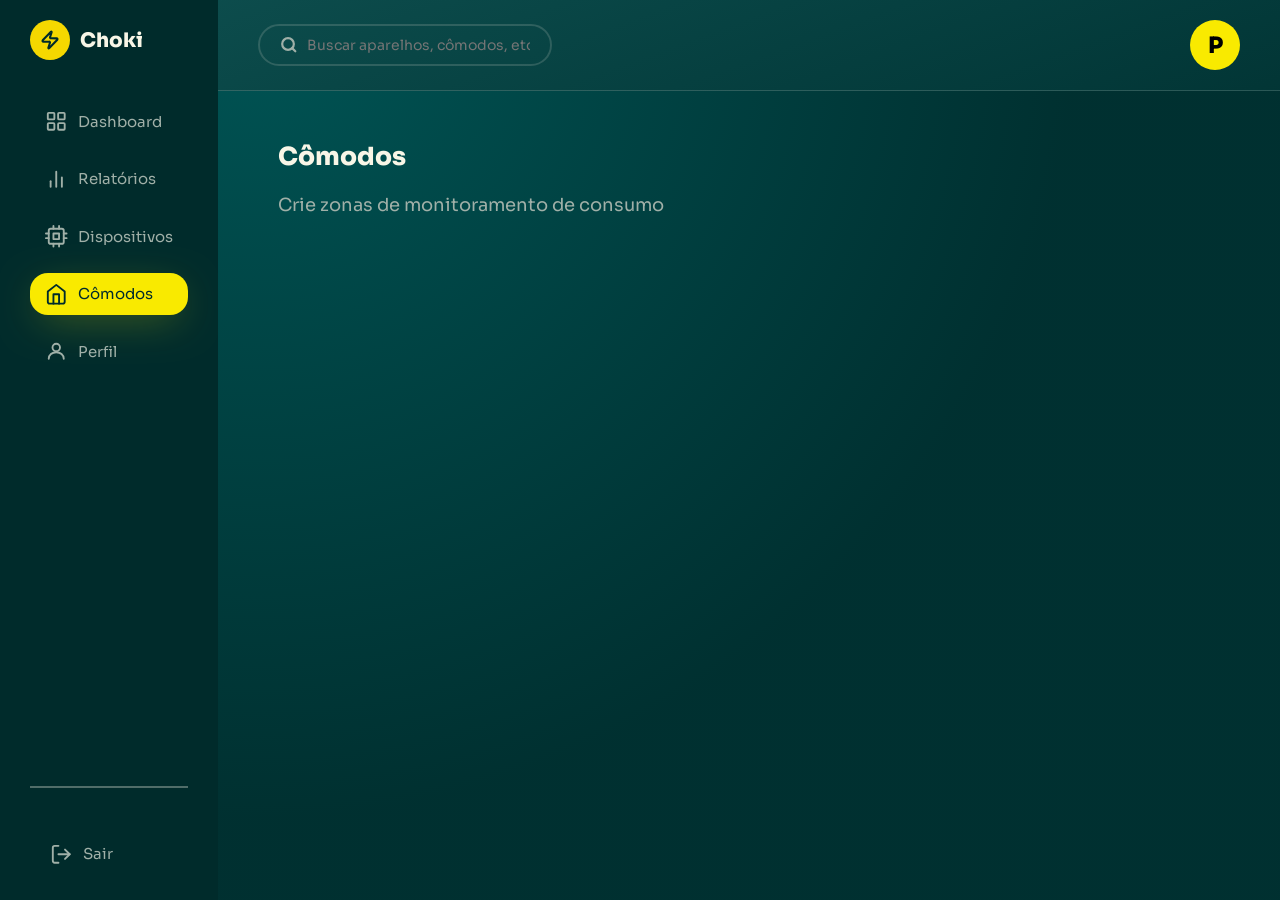
<file: pages/dashboard/comodos.html>
<!DOCTYPE html>
<html lang="pt-br">

<head>
    <meta charset="UTF-8">
    <meta name="viewport" content="width=device-width, initial-scale=1.0">
    <title>Choki | Cômodos</title>

    <link rel="stylesheet" href="../../css/comodos.css">

    <script type="text/javascript" src="../../js/comodos.js" defer></script>
    <script type="text/javascript" src="../../js/logout.js" defer></script>

    <link rel="preconnect" href="https://fonts.googleapis.com">
    <link rel="preconnect" href="https://fonts.gstatic.com" crossorigin>
    <link href="https://fonts.googleapis.com/css2?family=Sora:wght@100..800&display=swap" rel="stylesheet">

    <link href="https://fonts.googleapis.com/css2?family=Inter:wght@400;500;600;700;800;900&display=swap"
        rel="stylesheet">
</head>

<body>
    <main>
        <nav class="side-menu">
            <div class="logo-name">
                <div class="logo-icon">
                    <svg xmlns="http://www.w3.org/2000/svg" width="24" height="24" viewBox="0 0 24 24" fill="none"
                        stroke="currentColor" stroke-width="2.5" stroke-linecap="round" stroke-linejoin="round"
                        class="lucide lucide-zap size-5 text-primary-foreground" aria-hidden="true">
                        <path
                            d="M4 14a1 1 0 0 1-.78-1.63l9.9-10.2a.5.5 0 0 1 .86.46l-1.92 6.02A1 1 0 0 0 13 10h7a1 1 0 0 1 .78 1.63l-9.9 10.2a.5.5 0 0 1-.86-.46l1.92-6.02A1 1 0 0 0 11 14z">
                        </path>
                    </svg>
                </div>
                <h2>Choki</h2>
            </div>
            <ul class="menu-items">
                <li class="menu-item menu-inactive" id="link-dashboard" onclick="window.location = 'dashboard.html'">
                    <svg xmlns="http://www.w3.org/2000/svg" width="24" height="24" viewBox="0 0 24 24" fill="none"
                        stroke="currentColor" stroke-width="2" stroke-linecap="round" stroke-linejoin="round">
                        <rect width="7" height="7" x="3" y="3" rx="1" />
                        <rect width="7" height="7" x="14" y="3" rx="1" />
                        <rect width="7" height="7" x="14" y="14" rx="1" />
                        <rect width="7" height="7" x="3" y="14" rx="1" />
                    </svg>
                    <a>Dashboard</a>
                </li>
                <li class="menu-item menu-inactive" id="link-relatiorios" onclick="window.location = 'relatorios.html'">
                    <svg xmlns="http://www.w3.org/2000/svg" width="24" height="24" viewBox="0 0 24 24" fill="none"
                        stroke="currentColor" stroke-width="2" stroke-linecap="round" stroke-linejoin="round">
                        <line x1="18" y1="20" x2="18" y2="10" />
                        <line x1="12" y1="20" x2="12" y2="4" />
                        <line x1="6" y1="20" x2="6" y2="14" />
                    </svg>
                    <a>Relatórios</a>
                </li>
                <li class="menu-item menu-inactive" id="link-dispositivos"
                    onclick="window.location = 'dispositivos.html'">
                    <svg xmlns="http://www.w3.org/2000/svg" width="24" height="24" viewBox="0 0 24 24" fill="none"
                        stroke="currentColor" stroke-width="2" stroke-linecap="round" stroke-linejoin="round">
                        <rect x="4" y="4" width="16" height="16" rx="2" />
                        <rect x="9" y="9" width="6" height="6" />
                        <line x1="9" y1="1" x2="9" y2="4" />
                        <line x1="15" y1="1" x2="15" y2="4" />
                        <line x1="9" y1="20" x2="9" y2="23" />
                        <line x1="15" y1="20" x2="15" y2="23" />
                        <line x1="20" y1="9" x2="23" y2="9" />
                        <line x1="20" y1="14" x2="23" y2="14" />
                        <line x1="1" y1="9" x2="4" y2="9" />
                        <line x1="1" y1="14" x2="4" y2="14" />
                    </svg>
                    <a>Dispositivos</a>
                </li>
                <li class="menu-item menu-active" id="link-comodos" onclick="window.location = 'comodos.html'">
                    <svg xmlns="http://www.w3.org/2000/svg" width="24" height="24" viewBox="0 0 24 24" fill="none"
                        stroke="currentColor" stroke-width="2" stroke-linecap="round" stroke-linejoin="round">
                        <path d="M3 9l9-7 9 7v11a2 2 0 0 1-2 2H5a2 2 0 0 1-2-2z" />
                        <polyline points="9 22 9 12 15 12 15 22" />
                    </svg>
                    <a>Cômodos</a>
                </li>
                <li class="menu-item menu-inactive" id="link-perfil" onclick="window.location = 'perfil.html'">
                    <svg xmlns="http://www.w3.org/2000/svg" width="24" height="24" viewBox="0 0 24 24" fill="none"
                        stroke="currentColor" stroke-width="2" stroke-linecap="round" stroke-linejoin="round">
                        <circle cx="12" cy="8" r="4" />
                        <path d="M4 20c0-4 3.6-7 8-7s8 3 8 7" />
                    </svg>
                    <a>Perfil</a>
                </li>
            </ul>
            <hr>
            <div class="container-sair" onclick="logout()">
                <svg xmlns="http://www.w3.org/2000/svg" width="24" height="24" viewBox="0 0 24 24" fill="none"
                    stroke="currentColor" stroke-width="2" stroke-linecap="round" stroke-linejoin="round">
                    <path d="M9 21H5a2 2 0 0 1-2-2V5a2 2 0 0 1 2-2h4" />
                    <polyline points="16 17 21 12 16 7" />
                    <line x1="21" y1="12" x2="9" y2="12" />
                </svg>
                <a>Sair</a>
            </div>
        </nav>
        <section class="main-section">
            <div class="main-header">
                <div class="search-container">
                    <svg xmlns="http://www.w3.org/2000/svg" width="24" height="24" viewBox="0 0 24 24" fill="none"
                        stroke="currentColor" stroke-width="2" stroke-linecap="round" stroke-linejoin="round"
                        class="lucide lucide-search-icon lucide-search">
                        <path d="m21 21-4.34-4.34" />
                        <circle cx="11" cy="11" r="8" />
                    </svg>
                    <input id="input-search" placeholder="Buscar aparelhos, cômodos, etc..." />
                </div>
                <div class="profile-picture" onclick="window.location = 'perfil.html'">
                    <!--Quando conectar com a API, substituir pela foto do usuário-->
                    <b>P</b>
                </div>
            </div>
            <div class="main-container">
                <h2>Cômodos</h2>
                <p>Crie zonas de monitoramento de consumo</p>
                <div class="comodos-grid"></div>
            </div>
        </section>
    </main>
    <div class="modal-overlay" id="modal-adicionar-comodo">
        <div class="modal">
            <div class="modal-header">
                <div>
                    <h2>Novo cômodo</h2>
                    <p>Preencha as informações do cômodo</p>
                </div>
                <button class="modal-fechar" onclick="fecharModalAdicionarComodo()">
                    <svg xmlns="http://www.w3.org/2000/svg" width="24" height="24" viewBox="0 0 24 24" fill="none"
                        stroke="currentColor" stroke-width="2" stroke-linecap="round" stroke-linejoin="round">
                        <line x1="18" y1="6" x2="6" y2="18" />
                        <line x1="6" y1="6" x2="18" y2="18" />
                    </svg>
                </button>
            </div>
            <div class="modal-form">
                <div class="form-group form-group-full">
                    <label>Nome</label>
                    <input type="text" id="comodo-nome" placeholder="Ex: Cozinha">
                </div>
                <div class="form-group form-group-full">
                    <label>Descrição</label>
                    <input type="text" id="comodo-descricao" placeholder="Ex: Cozinha principal da casa">
                </div>
            </div>
            <p class="modal-alert" id="comodo-alert"></p>
            <button class="btn-salvar" onclick="cadastrarComodo(this)">Adicionar cômodo</button>
        </div>
    </div>
    <div class="modal-overlay" id="modal-editar-comodo">
        <div class="modal">
            <div class="modal-header">
                <div>
                    <h2>Editar cômodo</h2>
                    <p>Atualize as informações do cômodo</p>
                </div>
                <button class="modal-fechar" onclick="fecharModalEditarComodo()">
                    <svg xmlns="http://www.w3.org/2000/svg" width="24" height="24" viewBox="0 0 24 24" fill="none"
                        stroke="currentColor" stroke-width="2" stroke-linecap="round" stroke-linejoin="round">
                        <line x1="18" y1="6" x2="6" y2="18" />
                        <line x1="6" y1="6" x2="18" y2="18" />
                    </svg>
                </button>
            </div>
            <div class="modal-form">
                <div class="form-group form-group-full">
                    <label>Nome</label>
                    <input type="text" id="edit-comodo-nome" placeholder="Ex: Cozinha">
                </div>
                <div class="form-group form-group-full">
                    <label>Descrição</label>
                    <input type="text" id="edit-comodo-descricao" placeholder="Ex: Cozinha principal da casa">
                </div>
            </div>
            <p class="modal-alert" id="edit-comodo-alert"></p>
            <button class="btn-salvar" onclick="salvarEdicaoComodo(this)">Salvar alterações</button>
            <button class="btn-excluir" onclick="excluirComodo(this)">Excluir cômodo</button>
        </div>
    </div>
</body>

</html>
</file>
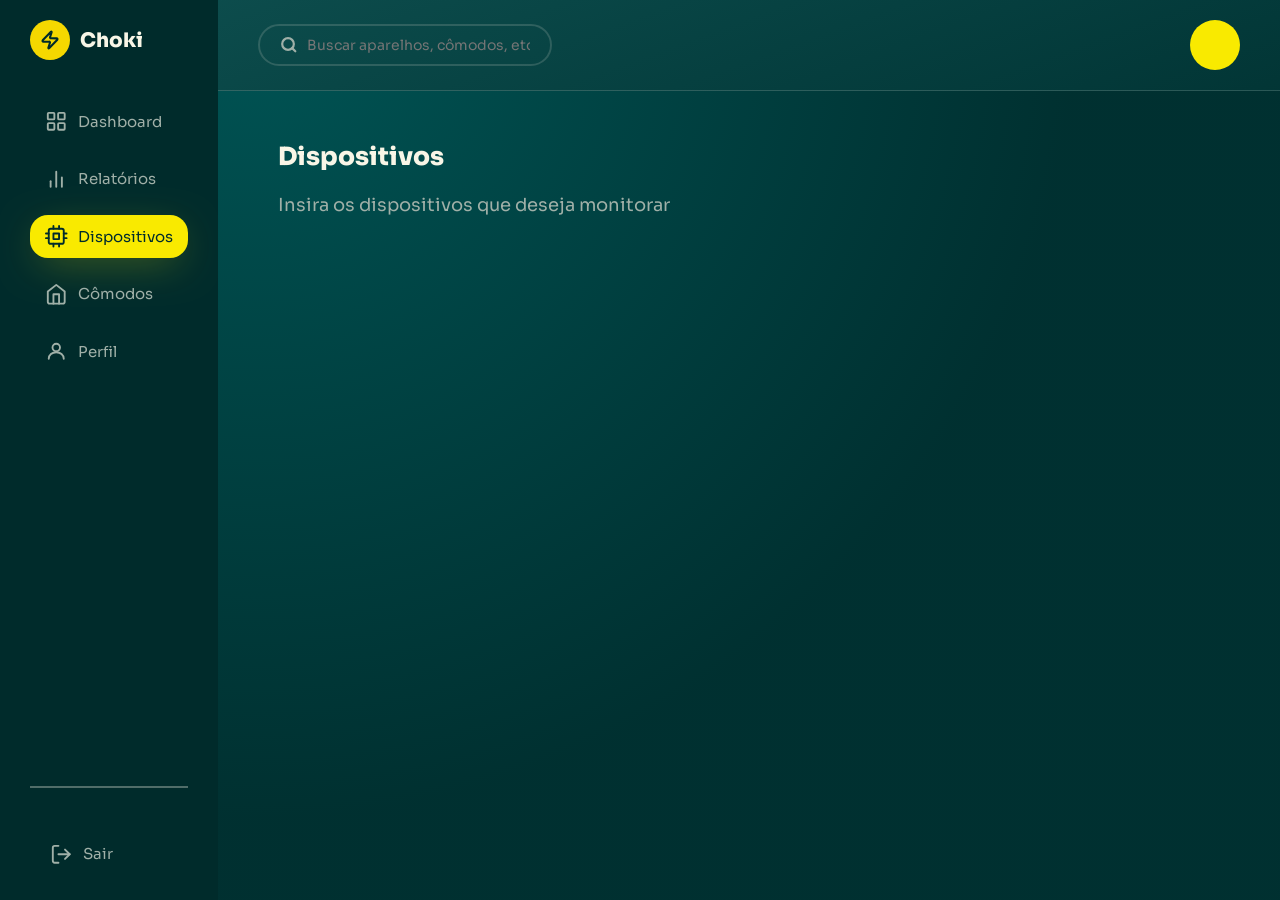
<file: pages/dashboard/dispositivos.html>
<!DOCTYPE html>
<html lang="pt-br">

<head>
    <meta charset="UTF-8">
    <meta name="viewport" content="width=device-width, initial-scale=1.0">
    <title>Choki | Dispositivos</title>

    <link rel="stylesheet" href="../../css/dispositivos.css">

    <script type="text/javascript" src="../../js/dispositivos.js" defer></script>
    <script type="text/javascript" src="../../js/logout.js" defer></script>

    <link rel="preconnect" href="https://fonts.googleapis.com">
    <link rel="preconnect" href="https://fonts.gstatic.com" crossorigin>
    <link href="https://fonts.googleapis.com/css2?family=Sora:wght@100..800&display=swap" rel="stylesheet">

    <link href="https://fonts.googleapis.com/css2?family=Inter:wght@400;500;600;700;800;900&display=swap"
        rel="stylesheet">
</head>

<body>
    <main>
        <nav class="side-menu">
            <div class="logo-name">
                <div class="logo-icon">
                    <svg xmlns="http://www.w3.org/2000/svg" width="24" height="24" viewBox="0 0 24 24" fill="none"
                        stroke="currentColor" stroke-width="2.5" stroke-linecap="round" stroke-linejoin="round"
                        class="lucide lucide-zap size-5 text-primary-foreground" aria-hidden="true">
                        <path
                            d="M4 14a1 1 0 0 1-.78-1.63l9.9-10.2a.5.5 0 0 1 .86.46l-1.92 6.02A1 1 0 0 0 13 10h7a1 1 0 0 1 .78 1.63l-9.9 10.2a.5.5 0 0 1-.86-.46l1.92-6.02A1 1 0 0 0 11 14z">
                        </path>
                    </svg>
                </div>
                <h2>Choki</h2>
            </div>
            <ul class="menu-items">
                <li class="menu-item menu-inactive" id="link-dashboard" onclick="window.location = 'dashboard.html'">
                    <svg xmlns="http://www.w3.org/2000/svg" width="24" height="24" viewBox="0 0 24 24" fill="none"
                        stroke="currentColor" stroke-width="2" stroke-linecap="round" stroke-linejoin="round">
                        <rect width="7" height="7" x="3" y="3" rx="1" />
                        <rect width="7" height="7" x="14" y="3" rx="1" />
                        <rect width="7" height="7" x="14" y="14" rx="1" />
                        <rect width="7" height="7" x="3" y="14" rx="1" />
                    </svg>
                    <a>Dashboard</a>
                </li>
                <li class="menu-item menu-inactive" id="link-relatiorios" onclick="window.location = 'relatorios.html'">
                    <svg xmlns="http://www.w3.org/2000/svg" width="24" height="24" viewBox="0 0 24 24" fill="none"
                        stroke="currentColor" stroke-width="2" stroke-linecap="round" stroke-linejoin="round">
                        <line x1="18" y1="20" x2="18" y2="10" />
                        <line x1="12" y1="20" x2="12" y2="4" />
                        <line x1="6" y1="20" x2="6" y2="14" />
                    </svg>
                    <a>Relatórios</a>
                </li>
                <li class="menu-item menu-active" id="link-dispositivos"
                    onclick="window.location = 'dispositivos.html'">
                    <svg xmlns="http://www.w3.org/2000/svg" width="24" height="24" viewBox="0 0 24 24" fill="none"
                        stroke="currentColor" stroke-width="2" stroke-linecap="round" stroke-linejoin="round">
                        <rect x="4" y="4" width="16" height="16" rx="2" />
                        <rect x="9" y="9" width="6" height="6" />
                        <line x1="9" y1="1" x2="9" y2="4" />
                        <line x1="15" y1="1" x2="15" y2="4" />
                        <line x1="9" y1="20" x2="9" y2="23" />
                        <line x1="15" y1="20" x2="15" y2="23" />
                        <line x1="20" y1="9" x2="23" y2="9" />
                        <line x1="20" y1="14" x2="23" y2="14" />
                        <line x1="1" y1="9" x2="4" y2="9" />
                        <line x1="1" y1="14" x2="4" y2="14" />
                    </svg>
                    <a>Dispositivos</a>
                </li>
                <li class="menu-item menu-inactive" id="link-comodos" onclick="window.location = 'comodos.html'">
                    <svg xmlns="http://www.w3.org/2000/svg" width="24" height="24" viewBox="0 0 24 24" fill="none"
                        stroke="currentColor" stroke-width="2" stroke-linecap="round" stroke-linejoin="round">
                        <path d="M3 9l9-7 9 7v11a2 2 0 0 1-2 2H5a2 2 0 0 1-2-2z" />
                        <polyline points="9 22 9 12 15 12 15 22" />
                    </svg>
                    <a>Cômodos</a>
                </li>
                <li class="menu-item menu-inactive" id="link-perfil" onclick="window.location = 'perfil.html'">
                    <svg xmlns="http://www.w3.org/2000/svg" width="24" height="24" viewBox="0 0 24 24" fill="none"
                        stroke="currentColor" stroke-width="2" stroke-linecap="round" stroke-linejoin="round">
                        <circle cx="12" cy="8" r="4" />
                        <path d="M4 20c0-4 3.6-7 8-7s8 3 8 7" />
                    </svg>
                    <a>Perfil</a>
                </li>
            </ul>
            <hr>
            <div class="container-sair" onclick="logout()">
                <svg xmlns="http://www.w3.org/2000/svg" width="24" height="24" viewBox="0 0 24 24" fill="none"
                    stroke="currentColor" stroke-width="2" stroke-linecap="round" stroke-linejoin="round">
                    <path d="M9 21H5a2 2 0 0 1-2-2V5a2 2 0 0 1 2-2h4" />
                    <polyline points="16 17 21 12 16 7" />
                    <line x1="21" y1="12" x2="9" y2="12" />
                </svg>
                <a>Sair</a>
            </div>
        </nav>
        <section class="main-section">
            <div class="main-header">
                <div class="search-container">
                    <svg xmlns="http://www.w3.org/2000/svg" width="24" height="24" viewBox="0 0 24 24" fill="none"
                        stroke="currentColor" stroke-width="2" stroke-linecap="round" stroke-linejoin="round"
                        class="lucide lucide-search-icon lucide-search">
                        <path d="m21 21-4.34-4.34" />
                        <circle cx="11" cy="11" r="8" />
                    </svg>
                    <input id="input-search" placeholder="Buscar aparelhos, cômodos, etc..." />
                </div>
                <div class="profile-picture" onclick="window.location = 'perfil.html'">
                    <!--Quando conectar com a API, substituir pela foto do usuário-->
                    <b></b>
                </div>
            </div>
            <div class="main-container">
                <h2>Dispositivos</h2>
                <p>Insira os dispositivos que deseja monitorar</p>
                <div class="dispositivos-grid">
                </div>
            </div>
        </section>
    </main>
    <div class="modal-overlay" id="modal-adicionar">
        <div class="modal">
            <div class="modal-header">
                <div>
                    <h2>Novo dispositivo</h2>
                    <p>Preencha as informações do aparelho</p>
                </div>
                <button class="modal-fechar" onclick="fecharModal()">
                    <svg xmlns="http://www.w3.org/2000/svg" width="24" height="24" viewBox="0 0 24 24" fill="none"
                        stroke="currentColor" stroke-width="2" stroke-linecap="round" stroke-linejoin="round">
                        <line x1="18" y1="6" x2="6" y2="18" />
                        <line x1="6" y1="6" x2="18" y2="18" />
                    </svg>
                </button>
            </div>
            <div class="modal-form">
                <div class="form-group">
                    <label>Nome</label>
                    <input type="text" id="input-nome" placeholder="Ex: Geladeira">
                </div>
                <div class="form-group">
                    <label>Descrição</label>
                    <input type="text" id="input-descricao" placeholder="Ex: Geladeira da cozinha">
                </div>
                <div class="form-group">
                    <label>Horas de uso por dia</label>
                    <input type="text" id="input-horas" placeholder="Ex: 8" min="0" max="24">
                </div>
                <div class="form-group">
                    <label>Dias de uso por mês</label>
                    <input type="text" id="input-dias" placeholder="Ex: 30" min="0" max="31">
                </div>
            </div>
            <p class="modal-alert" id="modal-alert"></p>
            <button class="btn-salvar" onclick="cadastrarAparelho(this)">Adicionar dispositivo</button>
        </div>
    </div>
    <div class="modal-overlay" id="modal-editar">
    <div class="modal">
        <div class="modal-header">
            <div>
                <h2>Editar dispositivo</h2>
                <p>Atualize as informações do aparelho</p>
            </div>
            <button class="modal-fechar" onclick="fecharModalEditar()">
                <svg xmlns="http://www.w3.org/2000/svg" width="24" height="24" viewBox="0 0 24 24" fill="none"
                    stroke="currentColor" stroke-width="2" stroke-linecap="round" stroke-linejoin="round">
                    <line x1="18" y1="6" x2="6" y2="18" />
                    <line x1="6" y1="6" x2="18" y2="18" />
                </svg>
            </button>
        </div>
        <div class="modal-form">
            <div class="form-group">
                <label>Nome</label>
                <input type="text" id="edit-nome" placeholder="Ex: Geladeira">
            </div>
            <div class="form-group">
                <label>Descrição</label>
                <input type="text" id="edit-descricao" placeholder="Ex: Geladeira da cozinha">
            </div>
            <div class="form-group">
                <label>Horas de uso por dia</label>
                <input type="text" id="edit-horas" placeholder="Ex: 8" min="0" max="24">
            </div>
            <div class="form-group">
                <label>Dias de uso por mês</label>
                <input type="text" id="edit-dias" placeholder="Ex: 30" min="0" max="31">
            </div>
            <div class="form-group form-group-full">
                <label>Cômodo</label>
                <select id="edit-comodo">
                    <option value="">Sem cômodo</option>
                </select>
            </div>
        </div>
        <p class="modal-alert" id="edit-alert"></p>
        <button class="btn-salvar" onclick="salvarEdicaoAparelho(this)">Salvar alterações</button>
        <button class="btn-excluir" onclick="excluirAparelho(this)">Excluir dispositivo</button>
    </div>
</div>
</body>

</html>
</file>
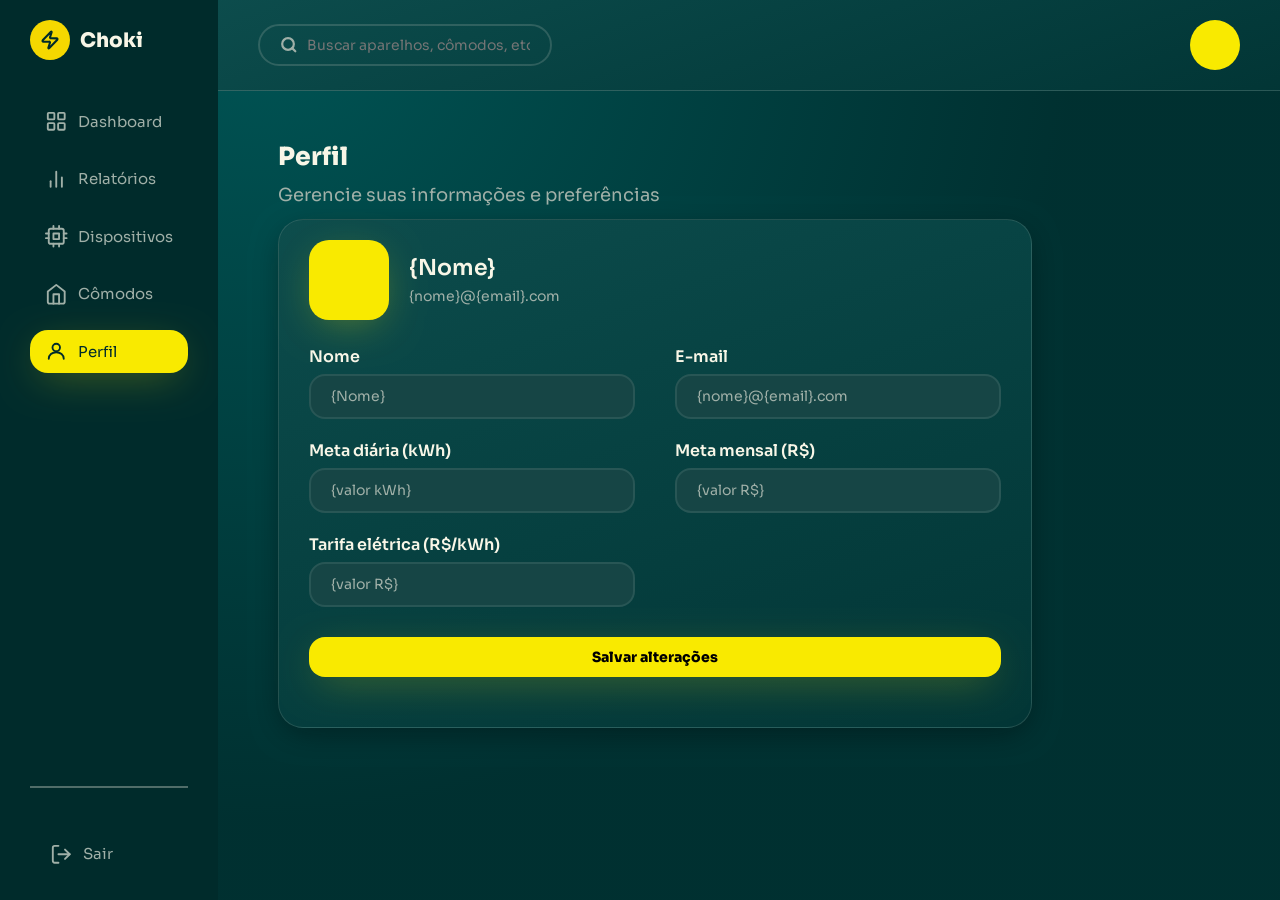
<file: pages/dashboard/perfil.html>
<!DOCTYPE html>
<html lang="pt-br">

<head>
    <meta charset="UTF-8">
    <meta name="viewport" content="width=device-width, initial-scale=1.0">
    <title>Choki | Perfil</title>

    <link rel="stylesheet" href="../../css/perfil.css">

    <script type="text/javascript" src="../../js/perfil.js" defer></script>
    <script type="text/javascript" src="../../js/logout.js" defer></script>

    <link rel="preconnect" href="https://fonts.googleapis.com">
    <link rel="preconnect" href="https://fonts.gstatic.com" crossorigin>
    <link href="https://fonts.googleapis.com/css2?family=Sora:wght@100..800&display=swap" rel="stylesheet">

    <link href="https://fonts.googleapis.com/css2?family=Inter:wght@400;500;600;700;800;900&display=swap"
        rel="stylesheet">
</head>

<body>
    <main>
        <nav class="side-menu">
            <div class="logo-name">
                <div class="logo-icon">
                    <svg xmlns="http://www.w3.org/2000/svg" width="24" height="24" viewBox="0 0 24 24" fill="none"
                        stroke="currentColor" stroke-width="2.5" stroke-linecap="round" stroke-linejoin="round"
                        class="lucide lucide-zap size-5 text-primary-foreground" aria-hidden="true">
                        <path
                            d="M4 14a1 1 0 0 1-.78-1.63l9.9-10.2a.5.5 0 0 1 .86.46l-1.92 6.02A1 1 0 0 0 13 10h7a1 1 0 0 1 .78 1.63l-9.9 10.2a.5.5 0 0 1-.86-.46l1.92-6.02A1 1 0 0 0 11 14z">
                        </path>
                    </svg>
                </div>
                <h2>Choki</h2>
            </div>
            <ul class="menu-items">
                <li class="menu-item menu-inactive" id="link-dashboard" onclick="window.location = 'dashboard.html'">
                    <svg xmlns="http://www.w3.org/2000/svg" width="24" height="24" viewBox="0 0 24 24" fill="none"
                        stroke="currentColor" stroke-width="2" stroke-linecap="round" stroke-linejoin="round">
                        <rect width="7" height="7" x="3" y="3" rx="1" />
                        <rect width="7" height="7" x="14" y="3" rx="1" />
                        <rect width="7" height="7" x="14" y="14" rx="1" />
                        <rect width="7" height="7" x="3" y="14" rx="1" />
                    </svg>
                    <a>Dashboard</a>
                </li>
                <li class="menu-item menu-inactive" id="link-relatiorios" onclick="window.location = 'relatorios.html'">
                    <svg xmlns="http://www.w3.org/2000/svg" width="24" height="24" viewBox="0 0 24 24" fill="none"
                        stroke="currentColor" stroke-width="2" stroke-linecap="round" stroke-linejoin="round">
                        <line x1="18" y1="20" x2="18" y2="10" />
                        <line x1="12" y1="20" x2="12" y2="4" />
                        <line x1="6" y1="20" x2="6" y2="14" />
                    </svg>
                    <a>Relatórios</a>
                </li>
                <li class="menu-item menu-inactive" id="link-dispositivos"
                    onclick="window.location = 'dispositivos.html'">
                    <svg xmlns="http://www.w3.org/2000/svg" width="24" height="24" viewBox="0 0 24 24" fill="none"
                        stroke="currentColor" stroke-width="2" stroke-linecap="round" stroke-linejoin="round">
                        <rect x="4" y="4" width="16" height="16" rx="2" />
                        <rect x="9" y="9" width="6" height="6" />
                        <line x1="9" y1="1" x2="9" y2="4" />
                        <line x1="15" y1="1" x2="15" y2="4" />
                        <line x1="9" y1="20" x2="9" y2="23" />
                        <line x1="15" y1="20" x2="15" y2="23" />
                        <line x1="20" y1="9" x2="23" y2="9" />
                        <line x1="20" y1="14" x2="23" y2="14" />
                        <line x1="1" y1="9" x2="4" y2="9" />
                        <line x1="1" y1="14" x2="4" y2="14" />
                    </svg>
                    <a>Dispositivos</a>
                </li>
                <li class="menu-item menu-inactive" id="link-comodos" onclick="window.location = 'comodos.html'">
                    <svg xmlns="http://www.w3.org/2000/svg" width="24" height="24" viewBox="0 0 24 24" fill="none"
                        stroke="currentColor" stroke-width="2" stroke-linecap="round" stroke-linejoin="round">
                        <path d="M3 9l9-7 9 7v11a2 2 0 0 1-2 2H5a2 2 0 0 1-2-2z" />
                        <polyline points="9 22 9 12 15 12 15 22" />
                    </svg>
                    <a>Cômodos</a>
                </li>
                <li class="menu-item menu-active" id="link-perfil" onclick="window.location = 'perfil.html'">
                    <svg xmlns="http://www.w3.org/2000/svg" width="24" height="24" viewBox="0 0 24 24" fill="none"
                        stroke="currentColor" stroke-width="2" stroke-linecap="round" stroke-linejoin="round">
                        <circle cx="12" cy="8" r="4" />
                        <path d="M4 20c0-4 3.6-7 8-7s8 3 8 7" />
                    </svg>
                    <a>Perfil</a>
                </li>
            </ul>
            <hr>
            <div class="container-sair" onclick="logout()">
                <svg xmlns="http://www.w3.org/2000/svg" width="24" height="24" viewBox="0 0 24 24" fill="none"
                    stroke="currentColor" stroke-width="2" stroke-linecap="round" stroke-linejoin="round">
                    <path d="M9 21H5a2 2 0 0 1-2-2V5a2 2 0 0 1 2-2h4" />
                    <polyline points="16 17 21 12 16 7" />
                    <line x1="21" y1="12" x2="9" y2="12" />
                </svg>
                <a>Sair</a>
            </div>
        </nav>
        <section class="main-section">
            <div class="main-header">
                <div class="search-container">
                    <svg xmlns="http://www.w3.org/2000/svg" width="24" height="24" viewBox="0 0 24 24" fill="none"
                        stroke="currentColor" stroke-width="2" stroke-linecap="round" stroke-linejoin="round"
                        class="lucide lucide-search-icon lucide-search">
                        <path d="m21 21-4.34-4.34" />
                        <circle cx="11" cy="11" r="8" />
                    </svg>
                    <input id="input-search" placeholder="Buscar aparelhos, cômodos, etc..." />
                </div>
                <div class="profile-picture" onclick="window.location = 'perfil.html'">
                    <!--Quando conectar com a API, substituir pela foto do usuário-->
                    <b></b>
                </div>
            </div>
            <div class="main-container">
                <h2>Perfil</h2>
                <p>Gerencie suas informações e preferências</p>
                <div class="perfil-container">
                    <div class="perfil-header">
                        <div class="perfil-icon">
                            <b></b>
                        </div>
                        <div class="perfil-info">
                            <h3 id="txt-nome">{Nome}</h3>
                            <p id="txt-email">{nome}@{email}.com</p>
                        </div>
                    </div>
                    <div class="perfil-form">
                        <div class="form-inputs">
                            <div class="input-container">
                                <p>Nome</p>
                                <input type="text" id="input-nome" placeholder="{Nome}" />
                            </div>
                            <div class="input-container">
                                <p>E-mail</p>
                                <input type="text" id="input-email" placeholder="{nome}@{email}.com" />
                            </div>
                            <div class="input-container">
                                <p>Meta diária (kWh)</p>
                                <input type="text" id="input-meta-diaria" placeholder="{valor kWh}" />
                            </div>
                            <div class="input-container">
                                <p>Meta mensal (R$)</p>
                                <input type="text" id="input-meta-mensal" placeholder="{valor R$}" />
                            </div>
                            <div class="input-container">
                                <p>Tarifa elétrica (R$/kWh)</p>
                                <input type="text" id="input-tarifa" placeholder="{valor R$}" />
                            </div>
                        </div>
                        <button type="submit" onclick="atualizarUsuario(this)">Salvar alterações</button>
                        <b class="alert-field"></b>
                    </div>
                </div>
            </div>
        </section>
    </main>
</body>
</file>
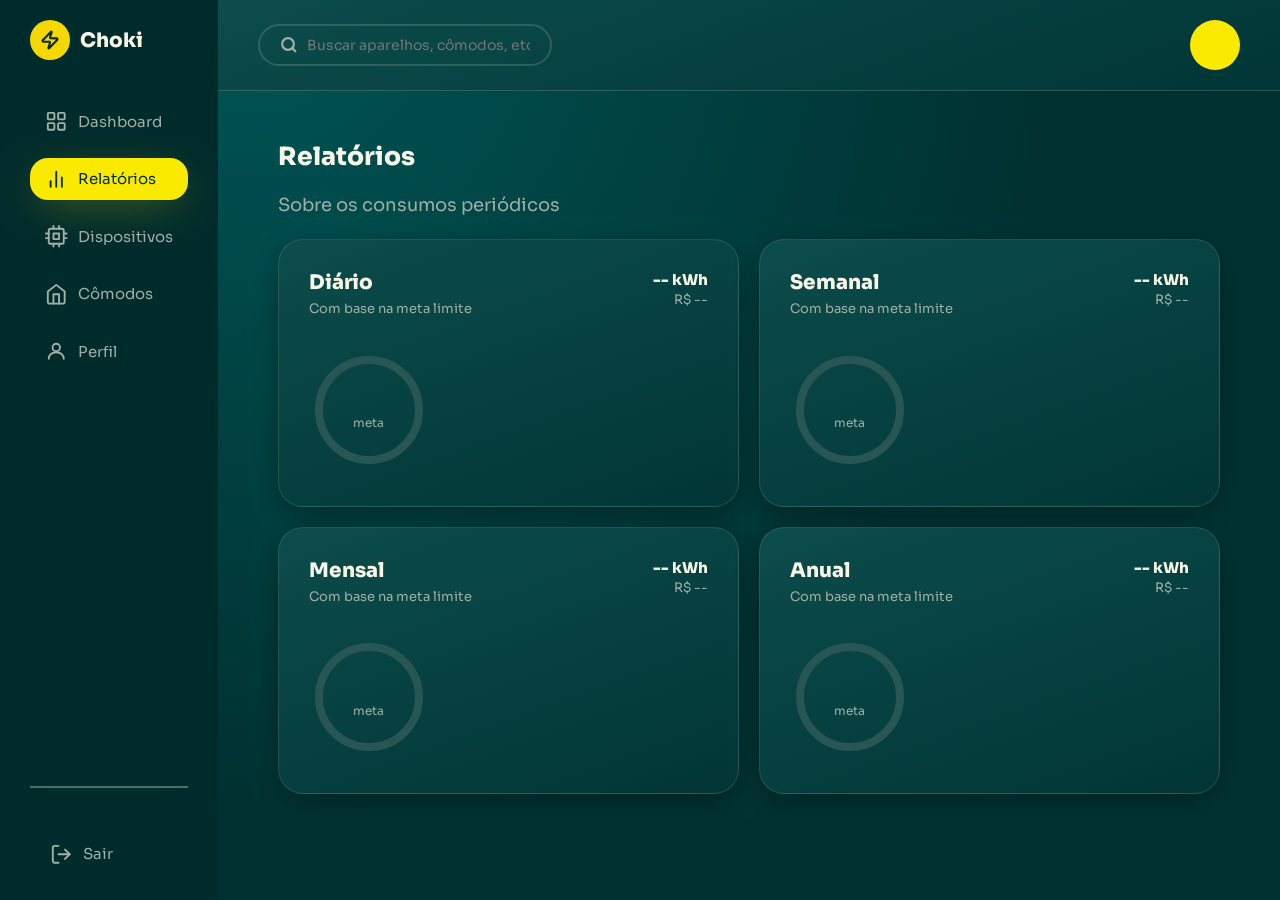
<file: pages/dashboard/relatorios.html>
<!DOCTYPE html>
<html lang="pt-br">

<head>
    <meta charset="UTF-8">
    <meta name="viewport" content="width=device-width, initial-scale=1.0">
    <title>Choki | Relatórios</title>

    <link rel="stylesheet" href="../../css/relatorios.css">

    <script type="text/javascript" src="../../js/relatorios.js" defer></script>
    <script type="text/javascript" src="../../js/logout.js" defer></script>

    <link rel="preconnect" href="https://fonts.googleapis.com">
    <link rel="preconnect" href="https://fonts.gstatic.com" crossorigin>
    <link href="https://fonts.googleapis.com/css2?family=Sora:wght@100..800&display=swap" rel="stylesheet">

    <link href="https://fonts.googleapis.com/css2?family=Inter:wght@400;500;600;700;800;900&display=swap"
        rel="stylesheet">
</head>

<body>
    <main>
        <nav class="side-menu">
            <div class="logo-name">
                <div class="logo-icon">
                    <svg xmlns="http://www.w3.org/2000/svg" width="24" height="24" viewBox="0 0 24 24" fill="none"
                        stroke="currentColor" stroke-width="2.5" stroke-linecap="round" stroke-linejoin="round"
                        class="lucide lucide-zap size-5 text-primary-foreground" aria-hidden="true">
                        <path
                            d="M4 14a1 1 0 0 1-.78-1.63l9.9-10.2a.5.5 0 0 1 .86.46l-1.92 6.02A1 1 0 0 0 13 10h7a1 1 0 0 1 .78 1.63l-9.9 10.2a.5.5 0 0 1-.86-.46l1.92-6.02A1 1 0 0 0 11 14z">
                        </path>
                    </svg>
                </div>
                <h2>Choki</h2>
            </div>
            <ul class="menu-items">
                <li class="menu-item menu-inactive" id="link-dashboard" onclick="window.location = 'dashboard.html'">
                    <svg xmlns="http://www.w3.org/2000/svg" width="24" height="24" viewBox="0 0 24 24" fill="none"
                        stroke="currentColor" stroke-width="2" stroke-linecap="round" stroke-linejoin="round">
                        <rect width="7" height="7" x="3" y="3" rx="1" />
                        <rect width="7" height="7" x="14" y="3" rx="1" />
                        <rect width="7" height="7" x="14" y="14" rx="1" />
                        <rect width="7" height="7" x="3" y="14" rx="1" />
                    </svg>
                    <a>Dashboard</a>
                </li>
                <li class="menu-item menu-active" id="link-relatiorios" onclick="window.location = 'relatorios.html'">
                    <svg xmlns="http://www.w3.org/2000/svg" width="24" height="24" viewBox="0 0 24 24" fill="none"
                        stroke="currentColor" stroke-width="2" stroke-linecap="round" stroke-linejoin="round">
                        <line x1="18" y1="20" x2="18" y2="10" />
                        <line x1="12" y1="20" x2="12" y2="4" />
                        <line x1="6" y1="20" x2="6" y2="14" />
                    </svg>
                    <a>Relatórios</a>
                </li>
                <li class="menu-item menu-inactive" id="link-dispositivos"
                    onclick="window.location = 'dispositivos.html'">
                    <svg xmlns="http://www.w3.org/2000/svg" width="24" height="24" viewBox="0 0 24 24" fill="none"
                        stroke="currentColor" stroke-width="2" stroke-linecap="round" stroke-linejoin="round">
                        <rect x="4" y="4" width="16" height="16" rx="2" />
                        <rect x="9" y="9" width="6" height="6" />
                        <line x1="9" y1="1" x2="9" y2="4" />
                        <line x1="15" y1="1" x2="15" y2="4" />
                        <line x1="9" y1="20" x2="9" y2="23" />
                        <line x1="15" y1="20" x2="15" y2="23" />
                        <line x1="20" y1="9" x2="23" y2="9" />
                        <line x1="20" y1="14" x2="23" y2="14" />
                        <line x1="1" y1="9" x2="4" y2="9" />
                        <line x1="1" y1="14" x2="4" y2="14" />
                    </svg>
                    <a>Dispositivos</a>
                </li>
                <li class="menu-item menu-inactive" id="link-comodos" onclick="window.location = 'comodos.html'">
                    <svg xmlns="http://www.w3.org/2000/svg" width="24" height="24" viewBox="0 0 24 24" fill="none"
                        stroke="currentColor" stroke-width="2" stroke-linecap="round" stroke-linejoin="round">
                        <path d="M3 9l9-7 9 7v11a2 2 0 0 1-2 2H5a2 2 0 0 1-2-2z" />
                        <polyline points="9 22 9 12 15 12 15 22" />
                    </svg>
                    <a>Cômodos</a>
                </li>
                <li class="menu-item menu-inactive" id="link-perfil" onclick="window.location = 'perfil.html'">
                    <svg xmlns="http://www.w3.org/2000/svg" width="24" height="24" viewBox="0 0 24 24" fill="none"
                        stroke="currentColor" stroke-width="2" stroke-linecap="round" stroke-linejoin="round">
                        <circle cx="12" cy="8" r="4" />
                        <path d="M4 20c0-4 3.6-7 8-7s8 3 8 7" />
                    </svg>
                    <a>Perfil</a>
                </li>
            </ul>
            <hr>
            <div class="container-sair" onclick="logout()">
                <svg xmlns="http://www.w3.org/2000/svg" width="24" height="24" viewBox="0 0 24 24" fill="none"
                    stroke="currentColor" stroke-width="2" stroke-linecap="round" stroke-linejoin="round">
                    <path d="M9 21H5a2 2 0 0 1-2-2V5a2 2 0 0 1 2-2h4" />
                    <polyline points="16 17 21 12 16 7" />
                    <line x1="21" y1="12" x2="9" y2="12" />
                </svg>
                <a>Sair</a>
            </div>
        </nav>
        <section class="main-section">
            <div class="main-header">
                <div class="search-container">
                    <svg xmlns="http://www.w3.org/2000/svg" width="24" height="24" viewBox="0 0 24 24" fill="none"
                        stroke="currentColor" stroke-width="2" stroke-linecap="round" stroke-linejoin="round"
                        class="lucide lucide-search-icon lucide-search">
                        <path d="m21 21-4.34-4.34" />
                        <circle cx="11" cy="11" r="8" />
                    </svg>
                    <input id="input-search" placeholder="Buscar aparelhos, cômodos, etc..." />
                </div>
                <div class="profile-picture" onclick="window.location = 'perfil.html'">
                    <!--Quando conectar com a API, substituir pela foto do usuário-->
                    <b></b>
                </div>
            </div>
            <div class="main-container">
                <h2>Relatórios</h2>
                <p>Sobre os consumos periódicos</p>
                <div class="relatorios-grid">
                    <div class="relatorio-card" id="card-hoje">
                        <div class="relatorio-header">
                            <div>
                                <h2>Diário</h2>
                                <p>Com base na meta limite</p>
                            </div>
                            <div class="relatorio-totais">
                                <span class="relatorio-kwh" id="total-kwh-hoje">-- kWh</span>
                                <span class="relatorio-reais" id="total-reais-hoje">R$ --</span>
                            </div>
                        </div>
                        <div class="relatorio-body">
                            <!-- Circular Progress -->
                            <div class="circular-progress">
                                <svg width="120" height="120" viewBox="0 0 120 120">
                                    <circle cx="60" cy="60" r="50" fill="none" stroke="oklch(42% .05 195)"
                                        stroke-width="8" />
                                    <circle cx="60" cy="60" r="50" fill="none" stroke="oklch(92% .2 105)"
                                        stroke-width="8" stroke-linecap="round" stroke-dasharray="314"
                                        stroke-dashoffset="94" />
                                    <!-- 314 * (1 - 0.70) -->
                                </svg>
                                <div class="circular-label">
                                    <span class="circular-percent">70%</span>
                                    <span class="circular-sublabel">meta</span>
                                </div>
                            </div>

                            <!-- Barras -->
                            <div class="relatorio-barras">
                                <div class="relatorio-barra-item">
                                    <div class="barra-label">
                                        <span>Cozinha</span>
                                        <span>80%</span>
                                    </div>
                                    <div class="progress-bar">
                                        <div class="progress-fill" style="width: 80%"></div>
                                    </div>
                                </div>
                                <div class="relatorio-barra-item">
                                    <div class="barra-label">
                                        <span>Sala</span>
                                        <span>55%</span>
                                    </div>
                                    <div class="progress-bar">
                                        <div class="progress-fill" style="width: 55%"></div>
                                    </div>
                                </div>
                                <div class="relatorio-barra-item">
                                    <div class="barra-label">
                                        <span>Quarto</span>
                                        <span>40%</span>
                                    </div>
                                    <div class="progress-bar">
                                        <div class="progress-fill" style="width: 40%"></div>
                                    </div>
                                </div>
                            </div>
                        </div>
                    </div>
                    <!-- Card Semanal -->
                    <div class="relatorio-card" id="card-semanal">
                        <div class="relatorio-header">
                            <div>
                                <h2>Semanal</h2>
                                <p>Com base na meta limite</p>
                            </div>
                            <div class="relatorio-totais">
                                <span class="relatorio-kwh" id="total-kwh-semanal">-- kWh</span>
                                <span class="relatorio-reais" id="total-reais-semanal">R$ --</span>
                            </div>
                        </div>
                        <div class="relatorio-body">
                            <div class="circular-progress">
                                <svg width="120" height="120" viewBox="0 0 120 120">
                                    <circle cx="60" cy="60" r="50" fill="none" stroke="oklch(42% .05 195)"
                                        stroke-width="8" />
                                    <circle cx="60" cy="60" r="50" fill="none" stroke="oklch(92% .2 105)"
                                        stroke-width="8" stroke-linecap="round" stroke-dasharray="314"
                                        stroke-dashoffset="157" />
                                </svg>
                                <div class="circular-label">
                                    <span class="circular-percent">50%</span>
                                    <span class="circular-sublabel">meta</span>
                                </div>
                            </div>
                            <div class="relatorio-barras">
                                <div class="relatorio-barra-item">
                                    <div class="barra-label">
                                        <span>Sala</span>
                                        <span>65%</span>
                                    </div>
                                    <div class="progress-bar">
                                        <div class="progress-fill" style="width: 65%"></div>
                                    </div>
                                </div>
                                <div class="relatorio-barra-item">
                                    <div class="barra-label">
                                        <span>Cozinha</span>
                                        <span>50%</span>
                                    </div>
                                    <div class="progress-bar">
                                        <div class="progress-fill" style="width: 50%"></div>
                                    </div>
                                </div>
                                <div class="relatorio-barra-item">
                                    <div class="barra-label">
                                        <span>Quarto</span>
                                        <span>30%</span>
                                    </div>
                                    <div class="progress-bar">
                                        <div class="progress-fill" style="width: 30%"></div>
                                    </div>
                                </div>
                            </div>
                        </div>
                    </div>
                    <!-- Card Mensal -->
                    <div class="relatorio-card" id="card-mensal">
                        <div class="relatorio-header">
                            <div>
                                <h2>Mensal</h2>
                                <p>Com base na meta limite</p>
                            </div>
                            <div class="relatorio-totais">
                                <span class="relatorio-kwh" id="total-kwh-mensal">-- kWh</span>
                                <span class="relatorio-reais" id="total-reais-mensal">R$ --</span>
                            </div>
                        </div>
                        <div class="relatorio-body">
                            <div class="circular-progress">
                                <svg width="120" height="120" viewBox="0 0 120 120">
                                    <circle cx="60" cy="60" r="50" fill="none" stroke="oklch(42% .05 195)"
                                        stroke-width="8" />
                                    <circle cx="60" cy="60" r="50" fill="none" stroke="oklch(92% .2 105)"
                                        stroke-width="8" stroke-linecap="round" stroke-dasharray="314"
                                        stroke-dashoffset="56.5" />
                                </svg>
                                <div class="circular-label">
                                    <span class="circular-percent">82%</span>
                                    <span class="circular-sublabel">meta</span>
                                </div>
                            </div>
                            <div class="relatorio-barras">
                                <div class="relatorio-barra-item">
                                    <div class="barra-label">
                                        <span>Cozinha</span>
                                        <span>90%</span>
                                    </div>
                                    <div class="progress-bar">
                                        <div class="progress-fill" style="width: 90%"></div>
                                    </div>
                                </div>
                                <div class="relatorio-barra-item">
                                    <div class="barra-label">
                                        <span>Escritório</span>
                                        <span>70%</span>
                                    </div>
                                    <div class="progress-bar">
                                        <div class="progress-fill" style="width: 70%"></div>
                                    </div>
                                </div>
                                <div class="relatorio-barra-item">
                                    <div class="barra-label">
                                        <span>Sala</span>
                                        <span>60%</span>
                                    </div>
                                    <div class="progress-bar">
                                        <div class="progress-fill" style="width: 60%"></div>
                                    </div>
                                </div>
                            </div>
                        </div>
                    </div>
                    <!-- Card Anual -->
                    <div class="relatorio-card" id="card-anual">
                        <div class="relatorio-header">
                            <div>
                                <h2>Anual</h2>
                                <p>Com base na meta limite</p>
                            </div>
                            <div class="relatorio-totais">
                                <span class="relatorio-kwh" id="total-kwh-anual">-- kWh</span>
                                <span class="relatorio-reais" id="total-reais-anual">R$ --</span>
                            </div>
                        </div>
                        <div class="relatorio-body">
                            <div class="circular-progress">
                                <svg width="120" height="120" viewBox="0 0 120 120">
                                    <circle cx="60" cy="60" r="50" fill="none" stroke="oklch(42% .05 195)"
                                        stroke-width="8" />
                                    <circle cx="60" cy="60" r="50" fill="none" stroke="oklch(92% .2 105)"
                                        stroke-width="8" stroke-linecap="round" stroke-dasharray="314"
                                        stroke-dashoffset="113" />
                                </svg>
                                <div class="circular-label">
                                    <span class="circular-percent">64%</span>
                                    <span class="circular-sublabel">meta</span>
                                </div>
                            </div>
                            <div class="relatorio-barras">
                                <div class="relatorio-barra-item">
                                    <div class="barra-label">
                                        <span>Cozinha</span>
                                        <span>75%</span>
                                    </div>
                                    <div class="progress-bar">
                                        <div class="progress-fill" style="width: 75%"></div>
                                    </div>
                                </div>
                                <div class="relatorio-barra-item">
                                    <div class="barra-label">
                                        <span>Sala</span>
                                        <span>60%</span>
                                    </div>
                                    <div class="progress-bar">
                                        <div class="progress-fill" style="width: 60%"></div>
                                    </div>
                                </div>
                                <div class="relatorio-barra-item">
                                    <div class="barra-label">
                                        <span>Quarto</span>
                                        <span>45%</span>
                                    </div>
                                    <div class="progress-bar">
                                        <div class="progress-fill" style="width: 45%"></div>
                                    </div>
                                </div>
                            </div>
                        </div>
                    </div>
                </div>
            </div>
        </section>
    </main>
</body>

</html>
</file>
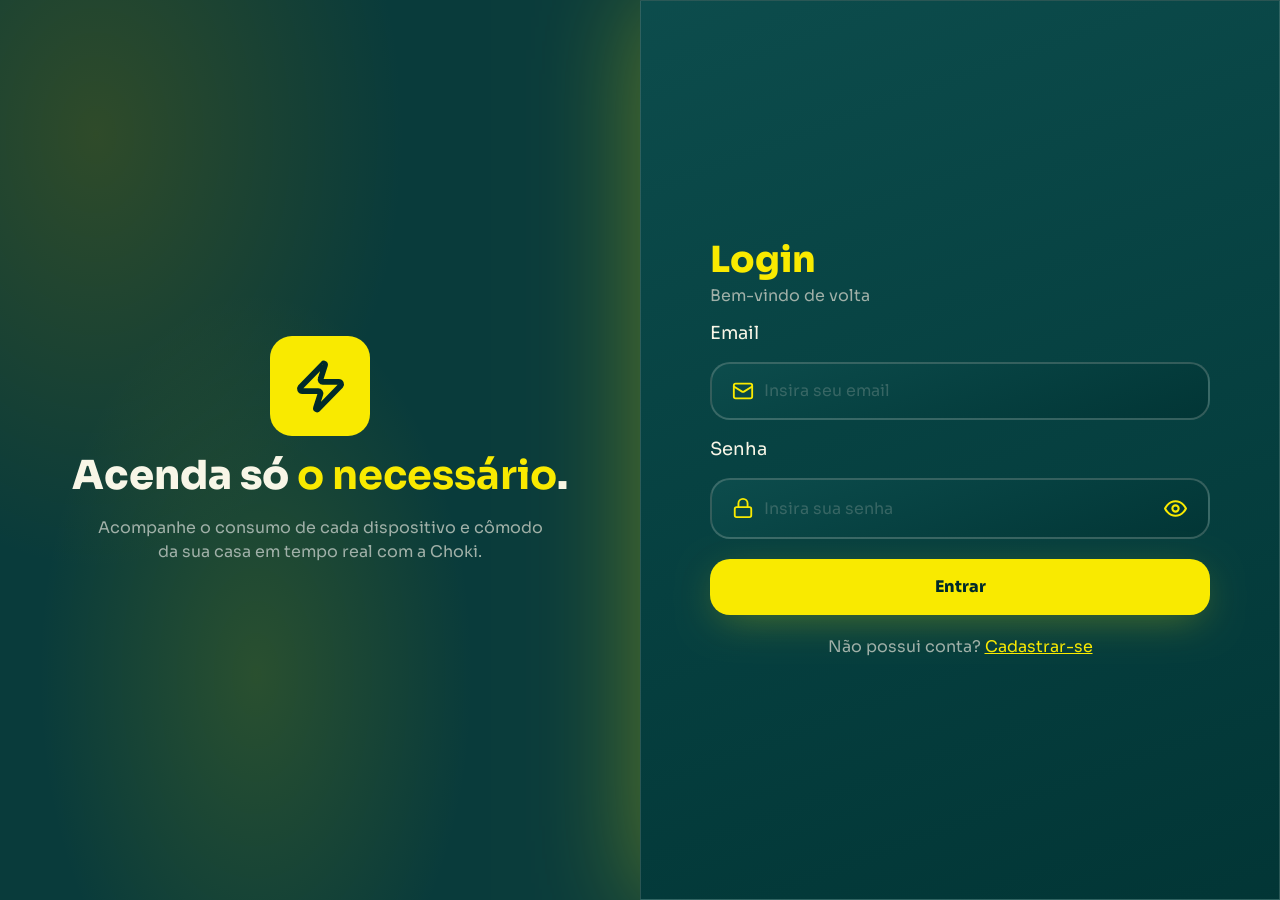
<file: pages/login/login.html>
<!DOCTYPE html>
<html lang="pt-br">

<head>
    <meta charset="UTF-8">
    <meta name="viewport" content="width=device-width, initial-scale=1.0">
    <title>Choki | Login</title>

    <link rel="stylesheet" href="../../css/login.css">

    <script type="text/javascript" src="../../js/login.js" defer></script>

    <link rel="preconnect" href="https://fonts.googleapis.com">
    <link rel="preconnect" href="https://fonts.gstatic.com" crossorigin>
    <link href="https://fonts.googleapis.com/css2?family=Sora:wght@100..800&display=swap" rel="stylesheet">
</head>

<body>
    <main>
        <section class="section-info">
            <div class="logo-icon">
                <svg xmlns="http://www.w3.org/2000/svg" width="24" height="24" viewBox="0 0 24 24" fill="none"
                    stroke="currentColor" stroke-width="2.5" stroke-linecap="round" stroke-linejoin="round">
                    <path
                        d="M4 14a1 1 0 0 1-.78-1.63l9.9-10.2a.5.5 0 0 1 .86.46l-1.92 6.02A1 1 0 0 0 13 10h7a1 1 0 0 1 .78 1.63l-9.9 10.2a.5.5 0 0 1-.86-.46l1.92-6.02A1 1 0 0 0 11 14z" />
                </svg>
            </div>
            <h1>Acenda só <b>o necessário</b>.</h1>
            <p>Acompanhe o consumo de cada dispositivo e cômodo da sua casa em tempo real com a Choki.</p>
        </section>
        <section class="section-form">
            <form autocomplete="off">
                <div class="form-header">
                    <h1>Login</h1>
                    <h2>Bem-vindo de volta</h2>
                </div>

                <h3>Email</h3>
                <div class="input-container">
                    <svg class="input-icon" xmlns="http://www.w3.org/2000/svg" viewBox="0 0 24 24" fill="none"
                        stroke="currentColor" stroke-width="2" stroke-linecap="round" stroke-linejoin="round">
                        <rect x="2" y="4" width="20" height="16" rx="2" />
                        <path d="m22 7-8.97 5.7a1.94 1.94 0 0 1-2.06 0L2 7" />
                    </svg>
                    <input type="text" id="input-email" placeholder="Insira seu email" />
                </div>
                <h3>Senha</h3>
                <div class="input-container">
                    <svg class="input-icon" xmlns="http://www.w3.org/2000/svg" viewBox="0 0 24 24" fill="none"
                        stroke="currentColor" stroke-width="2" stroke-linecap="round" stroke-linejoin="round">
                        <rect x="3" y="11" width="18" height="11" rx="2" />
                        <path d="M7 11V7a5 5 0 0 1 10 0v4" />
                    </svg>
                    <input type="password" id="input-password" placeholder="Insira sua senha" />
                    <svg class="toggle-password" onclick="setPasswordVisibility(this)"
                        xmlns="http://www.w3.org/2000/svg" viewBox="0 0 24 24" fill="none" stroke="currentColor"
                        stroke-width="2" stroke-linecap="round" stroke-linejoin="round">
                        <path d="M2 12s3-7 10-7 10 7 10 7-3 7-10 7-10-7-10-7z" />
                        <circle cx="12" cy="12" r="3" />
                    </svg>
                </div>
                <button type="button" onclick="login(this)">Entrar</button>
                <p>Não possui conta? <a href="../cadastro/cadastro.html">Cadastrar-se</a></p>
                <div class="form-status">
                    <p class="alert-field"></p>
                    <div class="loader"></div>
                </div>
            </form>
        </section>
    </main>
</body>

</html>
</file>
<file: css/cadastro.css>
:root {
    --radius: 1rem;
    --background: oklch(32% .05 195);
    --foreground: oklch(97% .02 100);
    --surface: oklch(28% .05 195);
    --surface-foreground: oklch(97% .02 100);
    --card: oklch(36% .06 195);
    --card-foreground: oklch(97% .02 100);
    --popover: oklch(30% .05 195);
    --popover-foreground: oklch(97% .02 100);
    --primary: oklch(92% .2 105);
    --primary-foreground: oklch(25% .06 195);
    --secondary: oklch(40% .06 195);
    --secondary-foreground: oklch(97% .02 100);
    --muted: oklch(36% .05 195);
    --muted-foreground: oklch(78% .04 160);
    --accent: oklch(92% .2 105);
    --accent-foreground: oklch(25% .06 195);
    --destructive: oklch(65% .22 25);
    --destructive-foreground: oklch(98% 0 0);
    --border: oklch(42% .05 195);
    --input: oklch(36% .05 195);
    --ring: oklch(92% .2 105);
    --sidebar: oklch(26% .05 195);
    --sidebar-foreground: oklch(97% .02 100);
    --sidebar-primary: oklch(92% .2 105);
    --sidebar-primary-foreground: oklch(25% .06 195);
    --sidebar-accent: oklch(34% .06 195);
    --sidebar-accent-foreground: oklch(97% .02 100);
    --sidebar-border: oklch(40% .05 195);
    --sidebar-ring: oklch(92% .2 105);
    --gradient-hero: radial-gradient(circle at 20% 0%, oklch(40% .08 195) 0%, oklch(28% .05 195) 60%);
    --gradient-card: linear-gradient(160deg, oklch(38% .06 195) 0%, oklch(30% .05 195) 100%);
    --gradient-accent: linear-gradient(135deg, oklch(92% .2 105) 0%, oklch(86% .18 95) 100%);
    --shadow-glow: 0 10px 40px -10px oklch(92% .2 105 / .35);
    --shadow-glow-container: 0 0 100px oklch(92% .2 105 / .35);
    --shadow-hover-container: 0 0 5px oklch(92% .2 105 / .35);
    --shadow-card: 0 8px 32px -8px oklch(10% .03 195 / .5);
}

* {
    margin: 0;
    padding: 0;
    box-sizing: border-box;
}

*::-webkit-scrollbar {
    display: none;
}

*::selection {
    background-color: var(--primary);
    color: #000;
}

html {
    height: 100%;
}

body {
    width: 100%;
    max-width: 100dvw;
    height: 100%;
    min-height: 100dvh;

    display: flex;
    flex-direction: column;
}

main {
    width: 100%;
    flex: 1;

    display: flex;
    flex-direction: row;

    background: var(--gradient-hero);
    background-color: var(--background);
}

.section-info {
    width: 50%;
    align-self: stretch;

    display: flex;
    flex-direction: column;
    align-items: center;
    justify-content: center;
    gap: 20px;

    text-align: center;

    background: var(--background);
    background-image:
        radial-gradient(ellipse at 15% 15%, oklch(55% .12 95 / 0.3) 0%, transparent 40%),
        radial-gradient(ellipse at 40% 75%, oklch(70% .15 105 / 0.2) 0%, transparent 40%);
}

.logo-icon {
    background-color: var(--primary);
    border-radius: 22px;
    width: 100px;
    height: 100px;
    display: flex;
    align-items: center;
    justify-content: center;
}

.logo-icon svg {
    stroke: oklch(25% .06 195);
    width: 55px;
    height: 55px;
}

.section-info h1 {
    font-family: "Sora", sans-serif;
    font-optical-sizing: auto;
    font-weight: 800;
    font-style: normal;
    font-size: 40px;

    color: var(--foreground);

    line-height: 1;
}

.section-info b {
    color: var(--primary);
}

.section-info p {
    max-width: 55%;

    font-family: "Sora", sans-serif;
    font-optical-sizing: auto;
    font-weight: 400;
    font-style: normal;
    font-size: 16px;

    color: #a0b0a8;

    line-height: 1.5;
}

.section-form {
    width: 50%;
    align-self: stretch;

    display: flex;
    flex-direction: column;
    align-items: center;
    justify-content: center;

    background: var(--gradient-card);
    background-color: var(--card);
    border: 1.5px solid #a0b0a840;
    box-shadow: var(--shadow-glow-container);
}

form {
    width: auto;
    height: auto;

    padding: 50px 40px 30px 40px;

    display: flex;
    flex-direction: column;
    justify-content: center;
    align-items: start;
    gap: 20px;
}

.form-header {
    width: auto;
    height: auto;

    display: flex;
    flex-direction: column;
    justify-content: center;
    align-items: start;
    gap: 10px;
}

.form-header h1 {
    font-family: "Sora", sans-serif;
    font-optical-sizing: auto;
    font-weight: 800;
    font-style: normal;
    font-size: 36px;

    color: var(--primary);

    line-height: 1;
}

.form-header h2 {
    font-family: "Sora", sans-serif;
    font-optical-sizing: auto;
    font-weight: 400;
    font-style: normal;
    font-size: 16px;

    color: #a0b0a8;

    line-height: 1;
}

form h3 {
    font-family: "Sora", sans-serif;
    font-optical-sizing: auto;
    font-weight: 400;
    font-style: normal;
    font-size: 18px;

    color: var(--foreground);

    line-height: 1;
}

.input-container {
    width: 500px;
    height: auto;

    padding: 16px 20px;

    display: flex;
    flex-direction: row;
    justify-content: center;
    align-items: center;
    gap: 10px;

    background: var(--gradient-card);
    background-color: var(--card);
    border: 2px solid #a0b0a850;
    border-radius: 20px;

    transition: 0.3s ease-out;
}

.input-container:focus-within {
    border: 2px solid var(--primary);
}

.input-container input {
    height: 100%;
    flex: 1;

    outline: none;

    font-family: "Sora", sans-serif;
    font-optical-sizing: auto;
    font-weight: 400;
    font-style: normal;
    font-size: 16px;

    color: var(--foreground);

    line-height: 1;

    background: none;
    border: none;
}

.input-container input::placeholder {
    font-family: "Sora", sans-serif;
    font-optical-sizing: auto;
    font-weight: 400;
    font-style: normal;
    font-size: 14x;

    color: #a0b0a850;

    line-height: 1;
}

.input-icon {
    width: 22px;
    height: 22px;
    flex-shrink: 0;
    color: var(--primary);
}

.toggle-password {
    width: 25px;
    height: 25px;
    flex-shrink: 0;
    color: var(--primary);
    cursor: pointer;
    transition: 0.2s ease;
}

.toggle-password:hover {
    opacity: 80%;
    cursor: pointer;
}

form button {
    width: 500px;
    height: 56px;

    display: flex;
    flex-direction: row;
    justify-content: center;
    align-items: center;
    gap: 10px;

    text-decoration: none;

    font-family: "Sora", sans-serif;
    font-optical-sizing: auto;
    font-weight: 800;
    font-style: normal;
    font-size: 16px;

    color: var(--accent-foreground);

    padding: 15px 30px;

    background-color: var(--primary);
    border: none;
    border-radius: 20px;
    box-shadow: var(--shadow-glow);

    transition: 0.3s ease-out;
}

form button:hover {
    transform: translateY(-2.5px);
    opacity: 80%;
    cursor: pointer;
}

form p {
    width: 100%;

    text-align: center;

    font-family: "Sora", sans-serif;
    font-optical-sizing: auto;
    font-weight: 400;
    font-style: normal;
    font-size: 16px;

    color: #a0b0a8;

    line-height: 1.5;
}

form p a {
    color: var(--primary);
    transition: 0.3s ease-out;
}

form p a:hover {
    opacity: 80%;
}

.form-status {
    width: 500px;
    height: auto;

    display: flex;
    flex-direction: row;
    justify-content: space-between;
    align-items: center;
}

.alert-field {
    width: 100%;

    text-align: left;

    font-family: "Sora", sans-serif;
    font-optical-sizing: auto;
    font-weight: 400;
    font-style: normal;
    font-size: 16px;

    color: #a0b0a8;

    line-height: 1.5;
}

.light-loader {
    width: 20px;
    height: 20px;

    opacity: 0;

    stroke: #000;
}

.light-loader.loading {
    opacity: 1;
    animation: blink 0.9s ease-out forwards infinite;
}

@keyframes blink {
    0% {
        opacity: 100%;
    }

    50% {
        opacity: 40%;
    }

    100% {
        opacity: 100%;
    }
}

@keyframes spin {
    100% {
        transform: rotate(360deg);
    }
}

@media only screen and (max-width: 599px) {

    /* Styles for smartphones */
    .section-info {
        display: none;
    }

    .section-form {
        width: 100%;
    }

    form {
        width: 100%;
    }

    .section-form .input-container {
        width: 100%;
    }

    .section-form button {
        width: 100%;
    }
}

@media only screen and (min-width: 600px) and (max-width: 899px) {

    /* Styles for tablets */
    .section-info {
        display: none;
    }

    .section-form {
        width: 100%;
    }

    form {
        width: 100%;
    }

    .section-form .input-container {
        width: 100%;
    }

    .section-form button {
        width: 100%;
    }
}

@media only screen and (min-width: 900px) and (max-width: 1199px) {

    /* Styles for tablets in landscape */
    .section-info {
        display: none;
    }

    .section-form {
        width: 100%;
    }

    form {
        width: 100%;
    }

    .section-form .input-container {
        width: 100%;
    }

    .section-form .input-container input {
        font-size: 14px;
    }

    .section-form button {
        width: 100%;
    }
}

@media only screen and (min-width: 1200px) and (max-width: 1440px) {

    /* Styles for small laptops */
    .section-info p {
        max-width: 70%;
    }

    form {
        padding: 25px 40px 0 40px;
        gap: 15px;
    }
}
</file>
<file: css/comodos.css>
:root {
    --radius: 1rem;
    --background: oklch(32% .05 195);
    --foreground: oklch(97% .02 100);
    --surface: oklch(28% .05 195);
    --surface-foreground: oklch(97% .02 100);
    --card: oklch(36% .06 195);
    --card-foreground: oklch(97% .02 100);
    --popover: oklch(30% .05 195);
    --popover-foreground: oklch(97% .02 100);
    --primary: oklch(92% .2 105);
    --primary-foreground: oklch(25% .06 195);
    --secondary: oklch(40% .06 195);
    --secondary-foreground: oklch(97% .02 100);
    --muted: oklch(36% .05 195);
    --muted-foreground: oklch(78% .04 160);
    --accent: oklch(92% .2 105);
    --accent-foreground: oklch(25% .06 195);
    --destructive: oklch(65% .22 25);
    --destructive-foreground: oklch(98% 0 0);
    --border: oklch(42% .05 195);
    --input: oklch(36% .05 195);
    --ring: oklch(92% .2 105);
    --sidebar: oklch(26% .05 195);
    --sidebar-foreground: oklch(97% .02 100);
    --sidebar-primary: oklch(92% .2 105);
    --sidebar-primary-foreground: oklch(25% .06 195);
    --sidebar-accent: oklch(34% .06 195);
    --sidebar-accent-foreground: oklch(97% .02 100);
    --sidebar-border: oklch(40% .05 195);
    --sidebar-ring: oklch(92% .2 105);
    --gradient-hero: radial-gradient(circle at 20% 0%, oklch(40% .08 195) 0%, oklch(28% .05 195) 60%);
    --gradient-card: linear-gradient(160deg, oklch(38% .06 195) 0%, oklch(30% .05 195) 100%);
    --gradient-accent: linear-gradient(135deg, oklch(92% .2 105) 0%, oklch(86% .18 95) 100%);
    --shadow-glow: 0 10px 40px -10px oklch(92% .2 105 / .35);
    --shadow-glow-container: 0 0 100px oklch(92% .2 105 / .35);
    --shadow-hover-container: 0 0 5px oklch(92% .2 105 / .35);
    --shadow-card: 0 8px 32px -8px oklch(10% .03 195 / .5);
}

* {
    margin: 0;
    padding: 0;
    box-sizing: border-box;
}

*::-webkit-scrollbar {
    display: none;
}

*::selection {
    background-color: var(--primary);
    color: #000;
}

html,
body {
    width: 100%;
    max-width: 100dvw;

    height: 100dvh;

    display: flex;
    flex-direction: column;
    justify-content: center;
    align-items: start;
}

*::-webkit-scrollbar {
    display: none;
}

main {
    width: 100%;
    min-height: 100dvh;

    display: flex;
    flex-direction: row;
    flex-grow: 1;
    justify-content: start;
    align-items: start;

    background: var(--gradient-hero);
    background-color: var(--background);
}

.side-menu {
    width: auto;
    min-width: 13.5%;

    overflow-x: hidden;

    height: 100%;
    max-height: 100dvh;

    padding: 20px 30px;

    display: flex;
    flex-direction: column;
    justify-content: start;
    align-items: start;
    gap: 40px;

    background-color: var(--sidebar);
}

.logo-name {
    width: auto;
    height: auto;

    display: flex;
    flex-direction: row;
    justify-content: start;
    align-items: center;
    gap: 10px;
}


.logo-name .logo-icon {
    background-color: #f5d800;
    border-radius: 50%;
    width: 40px;
    height: 40px;
    display: flex;
    align-items: center;
    justify-content: center;
}

.logo-name .logo-icon svg {
    stroke: var(--accent-foreground);
    width: 20px;
    height: 20px;
}

.logo-name h2 {
    font-family: "Sora", sans-serif;
    font-optical-sizing: auto;
    font-weight: 800;
    font-style: normal;
    font-size: 20px;

    color: var(--foreground);
}

.menu-items {
    width: 100%;

    flex: 1;

    display: flex;
    flex-direction: column;
    justify-content: start;
    align-items: start;
    gap: 15px;
}

.menu-item {
    width: 100%;
    height: auto;

    padding: 10px 15px;

    display: flex;
    flex-direction: row;
    justify-content: start;
    align-items: center;
    gap: 10px;

    list-style: none;

    border-radius: 18px;

    transition: 0.3s ease-out;
}

.menu-item svg {
    stroke: #a0b0a8;
    width: 22.5px;
    height: 22.5px;

    transition: 0.3s ease-out;
}

.menu-item a {
    font-family: "Sora", sans-serif;
    font-optical-sizing: auto;
    font-weight: 400;
    font-style: normal;
    font-size: 15px;

    color: #a0b0a8;

    transition: 0.3s ease-out;
}

.menu-item.menu-inactive:hover {
    cursor: pointer;
    background-color: var(--sidebar-accent);
}

.menu-item.menu-inactive:hover svg {
    stroke: var(--foreground);
}

.menu-item.menu-inactive:hover a {
    color: var(--foreground);
}

.menu-active {
    background-color: var(--primary);
    box-shadow: var(--shadow-glow);
}

.menu-active svg {
    stroke: var(--sidebar);
}

.menu-active a {
    color: var(--sidebar);
}

.side-menu hr {
    width: 100%;

    opacity: 50%;

    border: 1px solid #a0b0a8;
}

.container-sair {
    width: auto;
    height: auto;

    padding: 15px 20px;

    display: flex;
    flex-direction: row;
    justify-content: center;
    align-items: center;
    gap: 10px;
}

.container-sair svg {
    width: 22.5px;
    height: 22.5px;

    stroke: #a0b0a8;

    transition: 0.3s ease-out;
}

.container-sair a {
    font-family: "Sora", sans-serif;
    font-optical-sizing: auto;
    font-weight: 400;
    font-style: normal;
    font-size: 15px;

    color: #a0b0a8;

    transition: 0.3s ease-out;
}

.container-sair:hover {
    cursor: pointer;
}

.container-sair:hover svg {
    stroke: var(--foreground);
}

.container-sair:hover a {
    color: var(--foreground);
}

.main-section {
    flex: 1;
    height: 100%;

    overflow-y: auto;

    display: flex;
    flex-direction: column;
    justify-content: start;
    align-items: start;
    gap: 20px;
}

.main-header {
    width: 100%;
    height: auto;

    padding: 20px 40px;

    display: flex;
    flex-direction: row;
    justify-content: space-between;
    align-items: center;

    background: var(--gradient-card);
    background-color: var(--card);
    border-bottom: 1px solid #a0b0a840;
}

.search-container {
    width: auto;
    min-width: 30%;

    height: auto;

    padding: 10px 20px;

    display: flex;
    flex-direction: row;
    justify-content: start;
    align-items: center;
    gap: 10px;

    border: 2px solid #a0b0a840;
    border-radius: 25px;

    transition: 0.2s ease-out;
}

.search-container:focus-within {
    border-color: var(--primary);
}

.search-container:focus-within svg {
    stroke: var(--primary);
}

.search-container svg {
    width: 17.5px;
    height: 17.5px;

    stroke: #a0b0a8;
    stroke-width: 3px;

    transition: 0.2s ease-out;
}

.search-container input {
    flex: 1;

    outline: none;

    font-family: "Sora", sans-serif;
    font-optical-sizing: auto;
    font-weight: 400;
    font-style: normal;
    font-size: 14px;

    color: var(--foreground);

    background: none;
    border: none;
}

.profile-picture {
    width: 50px;
    height: auto;

    aspect-ratio: 1;

    padding: 5px;

    display: flex;
    justify-content: center;
    align-items: center;

    background-color: var(--primary);
    border-radius: 50%;

    transition: 0.25s ease-out;
}

.profile-picture:hover {
    cursor: pointer;
    opacity: 80%;
    transform: translateY(-2px);
}

.profile-picture b {
    font-family: "Sora", sans-serif;
    font-optical-sizing: auto;
    font-weight: 800;
    font-style: normal;
    font-size: 22.5px;

    color: #000;
}

.main-container {
    width: 100%;
    flex: 1;

    padding: 30px 60px;

    display: flex;
    flex-direction: column;
    justify-content: start;
    align-items: start;
    gap: 20px;
}

.main-container h2 {
    font-family: "Sora", sans-serif;
    font-optical-sizing: auto;
    font-weight: 800;
    font-style: normal;
    font-size: 25px;

    color: var(--foreground);
}

.main-container p {
    font-family: "Sora", sans-serif;
    font-optical-sizing: auto;
    font-weight: 400;
    font-style: normal;
    font-size: 18px;

    color: #a0b0a8;

    line-height: 1.5;
}

.comodos-grid {
    width: 100%;

    display: grid;
    grid-template-columns: 1fr 1fr 1fr;
    gap: 20px;
}

.comodo-card {
    padding: 30px;

    display: flex;
    flex-direction: row;
    justify-content: center;
    align-items: center;
    gap: 25px;

    background: var(--gradient-card);
    background-color: var(--card);
    border: 1.5px solid #a0b0a835;
    border-radius: 25px;
    box-shadow: var(--shadow-card);

    transition: 0.25s ease-out;
}

.comodo-card:hover {
    border: 1.5px solid #f9ea0075;
}

.comodo-card:hover .botao-editar {
    opacity: 1;
}

.icon-container {
    width: auto;
    height: auto;

    padding: 10px;

    display: flex;
    justify-content: center;
    align-items: center;

    background-color: oklch(92% .2 105 / 0.12);
    border-radius: 16px;

    transition: 0.3s ease-out;
}

.icon-container svg {
    stroke: var(--primary)
}

.icon-container:hover {
    transform: translateY(-5px);
    cursor: pointer;
}

.icon-container:hover svg {
    animation: blink 1.5s ease-out forwards infinite;
}

.comodo-info {
    display: flex;
    flex: 1;
    flex-direction: column;
    gap: 5px;
}

.comodo-info h3 {
    font-family: "Sora", sans-serif;
    font-optical-sizing: auto;
    font-weight: 800;
    font-style: normal;
    font-size: 16px;

    color: var(--foreground);
}

.comodo-info p {
    font-family: "Sora", sans-serif;
    font-optical-sizing: auto;
    font-weight: 400;
    font-style: normal;
    font-size: 16px;

    color: #a0b0a8;

    line-height: 1.5;
}

.botao-editar {
    width: auto;
    height: auto;

    display: flex;
    justify-content: center;
    align-items: center;

    padding: 10px;

    opacity: 0;

    transition: 0.25s ease-out;

    border: 1px solid var(--border);
    border-radius: 16px;
}

.botao-editar svg {
    width: 20px;
    height: 20px;
    stroke: var(--foreground);

    transition: 0.25s ease-out;
}

.botao-editar:hover {
    cursor: pointer;
}

.botao-editar:hover svg {
    stroke: var(--primary);
}

.comodo-adicionar {
    padding: 30px;

    display: flex;
    flex-direction: row;
    justify-content: center;
    align-items: center;
    gap: 10px;

    background: none;
    border: 2px dashed var(--border);
    border-radius: 25px;

    transition: 0.3s ease-out;
}

.comodo-adicionar:hover {
    cursor: pointer;
    color: var(--primary);
    border-color: var(--primary);
}

.comodo-adicionar svg {
    stroke: var(--foreground);
    transition: 0.3s ease-out;
}

.comodo-adicionar p {
    color: var(--foreground);
    transition: 0.3s ease-out;
}

.comodo-adicionar:hover svg {
    stroke: var(--primary);
}

.comodo-adicionar:hover p {
    color: var(--primary);
}

.modal-overlay {
    position: fixed;
    inset: 0;
    background-color: rgba(0, 0, 0, 0.6);
    backdrop-filter: blur(4px);
    display: flex;
    align-items: center;
    justify-content: center;
    z-index: 100;
    opacity: 0;
    pointer-events: none;
    transition: opacity 0.25s ease-out;
}

.modal-overlay.ativo {
    opacity: 1;
    pointer-events: all;
}

.modal {
    width: 100%;
    max-width: 520px;
    padding: 35px;
    display: flex;
    flex-direction: column;
    gap: 25px;
    background: var(--gradient-card);
    background-color: var(--card);
    border: 1.5px solid #a0b0a835;
    border-radius: 25px;
    box-shadow: var(--shadow-card);
    transform: translateY(20px);
    transition: transform 0.25s ease-out;
}

.modal-overlay.ativo .modal {
    transform: translateY(0);
}

.modal-header {
    display: flex;
    flex-direction: row;
    justify-content: space-between;
    align-items: start;
}

.modal-header h2 {
    font-family: "Sora", sans-serif;
    font-weight: 800;
    font-size: 20px;
    color: var(--foreground);
}

.modal-header p {
    font-family: "Sora", sans-serif;
    font-weight: 400;
    font-size: 13px;
    color: #a0b0a8;
    margin-top: 4px;
}

.modal-fechar {
    background: none;
    border: none;
    cursor: pointer;
    padding: 5px;
    display: flex;
    align-items: center;
    justify-content: center;
    border-radius: 10px;
    transition: 0.2s ease-out;
}

.modal-fechar svg {
    stroke: #a0b0a8;
    transition: 0.2s ease-out;
}

.modal-fechar:hover svg {
    stroke: var(--foreground);
}

.modal-form {
    display: grid;
    grid-template-columns: 1fr 1fr;
    gap: 15px;
}

.form-group {
    display: flex;
    flex-direction: column;
    gap: 10px;
}

.form-group-full {
    grid-column: 1 / -1;
}

.form-group label {
    font-family: "Sora", sans-serif;
    font-weight: 400;
    font-size: 15px;
    color: #a0b0a8;
    margin-top: 4px;
}

.form-group input,
.form-group select {
    padding: 10px 15px;
    outline: none;
    font-family: "Sora", sans-serif;
    font-weight: 400;
    font-size: 15px;
    color: var(--foreground);
    background: var(--gradient-card);
    background-color: var(--card);
    border: 2px solid #a0b0a850;
    border-radius: 20px;
    transition: 0.3s ease-out;
}

.form-group input:focus,
.form-group select:focus {
    border-color: var(--primary);
}

.form-group select {
    cursor: pointer;
    appearance: none;
}

.form-group select option {
    background-color: var(--card);
    color: var(--foreground);
}

.modal-alert {
    font-family: "Sora", sans-serif;
    font-size: 13px;
    min-height: 18px;
}

.modal .btn-salvar {
    width: 100%;
    height: 40px;
    display: flex;
    justify-content: center;
    align-items: center;
    gap: 10px;
    font-family: "Sora", sans-serif;
    font-weight: 800;
    font-size: 14px;
    color: var(--accent-foreground);
    padding: 15px 30px;
    background-color: var(--primary);
    border: none;
    border-radius: 20px;
    box-shadow: var(--shadow-glow);
    transition: 0.3s ease-out;
}

.modal .btn-salvar:hover {
    transform: translateY(-2.5px);
    opacity: 80%;
    cursor: pointer;
}

.modal .btn-excluir {
    width: 100%;
    height: 40px;
    display: flex;
    justify-content: center;
    align-items: center;
    gap: 10px;
    font-family: "Sora", sans-serif;
    font-weight: 600;
    font-size: 14px;
    color: oklch(65% .22 25);
    background: none;
    border: 2px solid oklch(65% .22 25 / 0.4);
    border-radius: 20px;
    cursor: pointer;
    transition: 0.3s ease-out;
}

.modal .btn-excluir:hover {
    background-color: oklch(65% .22 25);
    color: var(--accent-foreground);
}

.light-loader {
    width: 20px;
    height: 20px;
    opacity: 0;
}

.light-loader.loading {
    opacity: 1;
    animation: blink 0.9s ease-out forwards infinite;
}

@keyframes blink {
    0% {
        opacity: 1;
    }

    50% {
        opacity: 0.2;
    }

    100% {
        opacity: 1;
    }
}

@media only screen and (max-width: 768px) {

    html,
    body {
        width: 100%;
        overflow-x: hidden;
        align-items: stretch;
    }

    main {
        width: 100%;
        min-height: 100dvh;

        flex-direction: column;
    }

    .side-menu {
        width: 100%;
        height: auto;

        padding: 20px;

        gap: 25px;
    }

    .logo-name {
        width: 100%;
        justify-content: center;
    }

    .menu-items {
        width: 100%;

        flex: 0;

        flex-direction: row;
        justify-content: space-around;
        align-items: center;

        gap: 10px;
    }

    .menu-item {
        width: auto;

        padding: 10px;

        justify-content: center;
    }

    .menu-item a {
        display: none;
    }

    .container-sair {
        display: none;
    }

    .main-section {
        width: 100%;
        min-width: 0;
    }

    .main-header {
        width: 100%;

        padding: 15px 20px;

        gap: 15px;
    }

    .search-container {
        flex: 1;
        min-width: 0;
    }

    .main-container {
        width: 100%;

        padding: 20px;
    }

    .comodos-grid {
        grid-template-columns: 1fr;
    }
}

@media only screen and (min-width: 769px) and (max-width: 1250px) {

    html,
    body {
        width: 100%;
        overflow-x: hidden;
        align-items: stretch;
    }

    main {
        width: 100%;
        min-height: 100dvh;

        flex-direction: column;
    }

    .side-menu {
        width: 100%;
        height: auto;

        padding: 20px;

        gap: 25px;
    }

    .logo-name {
        width: 100%;
        justify-content: center;
    }

    .menu-items {
        width: 100%;

        flex: 0;

        flex-direction: row;
        justify-content: space-around;
        align-items: center;

        gap: 10px;
    }

    .menu-item {
        width: auto;

        padding: 10px;

        justify-content: center;
    }

    .menu-item a {
        display: none;
    }

    .container-sair {
        display: none;
    }

    .main-section {
        width: 100%;
        min-width: 0;
    }

    .main-header {
        width: 100%;

        padding: 15px 20px;

        gap: 15px;
    }

    .search-container {
        flex: 1;
        min-width: 0;
    }

    .main-container {
        width: 100%;

        padding: 20px;
    }

    .comodos-grid {
        grid-template-columns: 1fr 1fr;
    }
}
</file>
<file: css/dispositivos.css>
:root {
    --radius: 1rem;
    --background: oklch(32% .05 195);
    --foreground: oklch(97% .02 100);
    --surface: oklch(28% .05 195);
    --surface-foreground: oklch(97% .02 100);
    --card: oklch(36% .06 195);
    --card-foreground: oklch(97% .02 100);
    --popover: oklch(30% .05 195);
    --popover-foreground: oklch(97% .02 100);
    --primary: oklch(92% .2 105);
    --primary-foreground: oklch(25% .06 195);
    --secondary: oklch(40% .06 195);
    --secondary-foreground: oklch(97% .02 100);
    --muted: oklch(36% .05 195);
    --muted-foreground: oklch(78% .04 160);
    --accent: oklch(92% .2 105);
    --accent-foreground: oklch(25% .06 195);
    --destructive: oklch(65% .22 25);
    --destructive-foreground: oklch(98% 0 0);
    --border: oklch(42% .05 195);
    --input: oklch(36% .05 195);
    --ring: oklch(92% .2 105);
    --sidebar: oklch(26% .05 195);
    --sidebar-foreground: oklch(97% .02 100);
    --sidebar-primary: oklch(92% .2 105);
    --sidebar-primary-foreground: oklch(25% .06 195);
    --sidebar-accent: oklch(34% .06 195);
    --sidebar-accent-foreground: oklch(97% .02 100);
    --sidebar-border: oklch(40% .05 195);
    --sidebar-ring: oklch(92% .2 105);
    --gradient-hero: radial-gradient(circle at 20% 0%, oklch(40% .08 195) 0%, oklch(28% .05 195) 60%);
    --gradient-card: linear-gradient(160deg, oklch(38% .06 195) 0%, oklch(30% .05 195) 100%);
    --gradient-accent: linear-gradient(135deg, oklch(92% .2 105) 0%, oklch(86% .18 95) 100%);
    --shadow-glow: 0 10px 40px -10px oklch(92% .2 105 / .35);
    --shadow-glow-container: 0 0 100px oklch(92% .2 105 / .35);
    --shadow-hover-container: 0 0 5px oklch(92% .2 105 / .35);
    --shadow-card: 0 8px 32px -8px oklch(10% .03 195 / .5);
}

* {
    margin: 0;
    padding: 0;
    box-sizing: border-box;
}

*::-webkit-scrollbar {
    display: none;
}

*::selection {
    background-color: var(--primary);
    color: #000;
}

html,
body {
    width: 100%;
    max-width: 100dvw;

    height: 100dvh;

    display: flex;
    flex-direction: column;
    justify-content: center;
    align-items: start;
}

*::-webkit-scrollbar {
    display: none;
}

main {
    width: 100%;
    min-height: 100dvh;

    display: flex;
    flex-direction: row;
    flex-grow: 1;
    justify-content: start;
    align-items: start;

    background: var(--gradient-hero);
    background-color: var(--background);
}

.side-menu {
    width: auto;
    min-width: 13.5%;

    overflow-x: hidden;

    height: 100%;
    max-height: 100dvh;

    padding: 20px 30px;

    display: flex;
    flex-direction: column;
    justify-content: start;
    align-items: start;
    gap: 40px;

    background-color: var(--sidebar);
}

.logo-name {
    width: auto;
    height: auto;

    display: flex;
    flex-direction: row;
    justify-content: start;
    align-items: center;
    gap: 10px;
}


.logo-name .logo-icon {
    background-color: #f5d800;
    border-radius: 50%;
    width: 40px;
    height: 40px;
    display: flex;
    align-items: center;
    justify-content: center;
}

.logo-name .logo-icon svg {
    stroke: var(--accent-foreground);
    width: 20px;
    height: 20px;
}

.logo-name h2 {
    font-family: "Sora", sans-serif;
    font-optical-sizing: auto;
    font-weight: 800;
    font-style: normal;
    font-size: 20px;

    color: var(--foreground);
}

.menu-items {
    width: 100%;

    flex: 1;

    display: flex;
    flex-direction: column;
    justify-content: start;
    align-items: start;
    gap: 15px;
}

.menu-item {
    width: 100%;
    height: auto;

    padding: 10px 15px;

    display: flex;
    flex-direction: row;
    justify-content: start;
    align-items: center;
    gap: 10px;

    list-style: none;

    border-radius: 18px;

    transition: 0.3s ease-out;
}

.menu-item svg {
    stroke: #a0b0a8;
    width: 22.5px;
    height: 22.5px;

    transition: 0.3s ease-out;
}

.menu-item a {
    font-family: "Sora", sans-serif;
    font-optical-sizing: auto;
    font-weight: 400;
    font-style: normal;
    font-size: 15px;

    color: #a0b0a8;

    transition: 0.3s ease-out;
}

.menu-item.menu-inactive:hover {
    cursor: pointer;
    background-color: var(--sidebar-accent);
}

.menu-item.menu-inactive:hover svg {
    stroke: var(--foreground);
}

.menu-item.menu-inactive:hover a {
    color: var(--foreground);
}

.menu-active {
    background-color: var(--primary);
    box-shadow: var(--shadow-glow);
}

.menu-active svg {
    stroke: var(--sidebar);
}

.menu-active a {
    color: var(--sidebar);
}

.side-menu hr {
    width: 100%;

    opacity: 50%;

    border: 1px solid #a0b0a8;
}

.container-sair {
    width: auto;
    height: auto;

    padding: 15px 20px;

    display: flex;
    flex-direction: row;
    justify-content: center;
    align-items: center;
    gap: 10px;
}

.container-sair svg {
    width: 22.5px;
    height: 22.5px;

    stroke: #a0b0a8;

    transition: 0.3s ease-out;
}

.container-sair a {
    font-family: "Sora", sans-serif;
    font-optical-sizing: auto;
    font-weight: 400;
    font-style: normal;
    font-size: 15px;

    color: #a0b0a8;

    transition: 0.3s ease-out;
}

.container-sair:hover {
    cursor: pointer;
}

.container-sair:hover svg {
    stroke: var(--foreground);
}

.container-sair:hover a {
    color: var(--foreground);
}

.main-section {
    flex: 1;
    height: 100%;

    overflow-y: auto;

    display: flex;
    flex-direction: column;
    justify-content: start;
    align-items: start;
    gap: 20px;
}

.main-header {
    width: 100%;
    height: auto;

    padding: 20px 40px;

    display: flex;
    flex-direction: row;
    justify-content: space-between;
    align-items: center;

    background: var(--gradient-card);
    background-color: var(--card);
    border-bottom: 1px solid #a0b0a840;
}

.search-container {
    width: auto;
    min-width: 30%;

    height: auto;

    padding: 10px 20px;

    display: flex;
    flex-direction: row;
    justify-content: start;
    align-items: center;
    gap: 10px;

    border: 2px solid #a0b0a840;
    border-radius: 25px;

    transition: 0.2s ease-out;
}

.search-container:focus-within {
    border-color: var(--primary);
}

.search-container:focus-within svg {
    stroke: var(--primary);
}

.search-container svg {
    width: 17.5px;
    height: 17.5px;

    stroke: #a0b0a8;
    stroke-width: 3px;

    transition: 0.2s ease-out;
}

.search-container input {
    flex: 1;

    outline: none;

    font-family: "Sora", sans-serif;
    font-optical-sizing: auto;
    font-weight: 400;
    font-style: normal;
    font-size: 14px;

    color: var(--foreground);

    background: none;
    border: none;
}

.profile-picture {
    width: 50px;
    height: auto;

    aspect-ratio: 1;

    padding: 5px;

    display: flex;
    justify-content: center;
    align-items: center;

    background-color: var(--primary);
    border-radius: 50%;

    transition: 0.25s ease-out;
}

.profile-picture:hover {
    cursor: pointer;
    opacity: 80%;
    transform: translateY(-2px);
}

.profile-picture b {
    font-family: "Sora", sans-serif;
    font-optical-sizing: auto;
    font-weight: 800;
    font-style: normal;
    font-size: 22.5px;

    color: #000;
}

.main-container {
    width: 100%;
    flex: 1;

    padding: 30px 60px;

    display: flex;
    flex-direction: column;
    justify-content: start;
    align-items: start;
    gap: 20px;
}

.main-container h2 {
    font-family: "Sora", sans-serif;
    font-optical-sizing: auto;
    font-weight: 800;
    font-style: normal;
    font-size: 25px;

    color: var(--foreground);
}

.main-container p {
    font-family: "Sora", sans-serif;
    font-optical-sizing: auto;
    font-weight: 400;
    font-style: normal;
    font-size: 18px;

    color: #a0b0a8;

    line-height: 1.5;
}

.dispositivos-grid {
    width: 100%;

    display: grid;
    grid-template-columns: 1fr 1fr 1fr;
    gap: 20px;
}

.dispositivo-card {
    padding: 30px;

    display: flex;
    flex-direction: row;
    justify-content: center;
    align-items: center;
    gap: 25px;

    background: var(--gradient-card);
    background-color: var(--card);
    border: 1.5px solid #a0b0a835;
    border-radius: 25px;
    box-shadow: var(--shadow-card);

    transition: 0.25s ease-out;
}

.dispositivo-card:hover {
    border: 1.5px solid #f9ea0075;
}

.dispositivo-card:hover .botao-editar {
    opacity: 1;
}

.icon-container {
    width: auto;
    height: auto;

    padding: 10px;

    display: flex;
    justify-content: center;
    align-items: center;

    background-color: oklch(92% .2 105 / 0.12);
    border-radius: 16px;

    transition: 0.3s ease-out;
}

.icon-container svg {
    stroke: var(--primary)
}

.icon-container:hover {
    transform: translateY(-5px);
    cursor: pointer;
}

.icon-container:hover svg {
    animation: blink 1.5s ease-out forwards infinite;
}

.dispositivo-info {
    display: flex;
    flex: 1;
    flex-direction: column;
    gap: 5px;
}

.dispositivo-info h3 {
    font-family: "Sora", sans-serif;
    font-optical-sizing: auto;
    font-weight: 800;
    font-style: normal;
    font-size: 16px;

    color: var(--foreground);
}

.dispositivo-info p {
    font-family: "Sora", sans-serif;
    font-optical-sizing: auto;
    font-weight: 400;
    font-style: normal;
    font-size: 16px;

    color: #a0b0a8;

    line-height: 1.5;
}

.botao-editar {
    width: auto;
    height: auto;

    display: flex;
    justify-content: center;
    align-items: center;

    padding: 10px;

    opacity: 0;

    transition: 0.25s ease-out;

    border: 1px solid var(--border);
    border-radius: 16px;
}

.botao-editar svg {
    width: 20px;
    height: 20px;
    stroke: var(--foreground);

    transition: 0.25s ease-out;
}

.botao-editar:hover {
    cursor: pointer;
}

.botao-editar:hover svg {
    stroke: var(--primary);
}

.dispositivo-adicionar {
    padding: 30px;

    display: flex;
    flex-direction: row;
    justify-content: center;
    align-items: center;
    gap: 10px;

    background: none;
    border: 2px dashed var(--border);
    border-radius: 25px;

    transition: 0.3s ease-out;
}

.dispositivo-adicionar:hover {
    cursor: pointer;
    color: var(--primary);
    border-color: var(--primary);
}

.dispositivo-adicionar svg {
    stroke: var(--foreground);
    transition: 0.3s ease-out;
}

.dispositivo-adicionar p {
    color: var(--foreground);
    transition: 0.3s ease-out;
}

.dispositivo-adicionar:hover svg {
    stroke: var(--primary);
}

.dispositivo-adicionar:hover p {
    color: var(--primary);
}

.modal-overlay {
    position: fixed;
    inset: 0;
    background-color: rgba(0, 0, 0, 0.6);
    backdrop-filter: blur(4px);
    display: flex;
    align-items: center;
    justify-content: center;
    z-index: 100;
    opacity: 0;
    pointer-events: none;
    transition: opacity 0.25s ease-out;
}

.modal-overlay.ativo {
    opacity: 1;
    pointer-events: all;
}

.modal {
    width: 100%;
    max-width: 520px;
    padding: 35px;
    display: flex;
    flex-direction: column;
    gap: 25px;
    background: var(--gradient-card);
    background-color: var(--card);
    border: 1.5px solid #a0b0a835;
    border-radius: 25px;
    box-shadow: var(--shadow-card);
    transform: translateY(20px);
    transition: transform 0.25s ease-out;
}

.modal-overlay.ativo .modal {
    transform: translateY(0);
}

.modal-header {
    display: flex;
    flex-direction: row;
    justify-content: space-between;
    align-items: start;
}

.modal-header h2 {
    font-family: "Sora", sans-serif;
    font-weight: 800;
    font-size: 20px;
    color: var(--foreground);
}

.modal-header p {
    font-family: "Sora", sans-serif;
    font-weight: 400;
    font-size: 13px;
    color: #a0b0a8;
    margin-top: 4px;
}

.modal-fechar {
    background: none;
    border: none;
    cursor: pointer;
    padding: 5px;
    display: flex;
    align-items: center;
    justify-content: center;
    border-radius: 10px;
    transition: 0.2s ease-out;
}

.modal-fechar svg {
    stroke: #a0b0a8;
    transition: 0.2s ease-out;
}

.modal-fechar:hover svg {
    stroke: var(--foreground);
}

.modal-form {
    display: grid;
    grid-template-columns: 1fr 1fr;
    gap: 15px;
}

.form-group {
    display: flex;
    flex-direction: column;
    gap: 10px;
}

.form-group label {
    font-family: "Sora", sans-serif;
    font-weight: 400;
    font-size: 15px;
    color: #a0b0a8;
    margin-top: 4px;
}

.form-group input {
    height: 100%;
    flex: 1;

    padding: 10px 15px;

    outline: none;

    font-family: "Sora", sans-serif;
    font-optical-sizing: auto;
    font-weight: 400;
    font-style: normal;
    font-size: 15px;

    color: var(--foreground);

    line-height: 1;

    background: var(--gradient-card);
    background-color: var(--card);
    border: 2px solid #a0b0a850;
    border-radius: 20px;

    transition: 0.3s ease-out;
}

.form-group input:focus {
    border-color: var(--primary);
}

.modal-alert {
    font-family: "Sora", sans-serif;
    font-size: 13px;
    min-height: 18px;
}

.modal .btn-salvar {
    width: 100%;
    height: 40px;

    display: flex;
    flex-direction: row;
    justify-content: center;
    align-items: center;
    gap: 10px;

    text-decoration: none;

    font-family: "Sora", sans-serif;
    font-optical-sizing: auto;
    font-weight: 800;
    font-style: normal;
    font-size: 14px;

    color: var(--accent-foreground);

    padding: 15px 30px;

    background-color: var(--primary);
    border: none;
    border-radius: 20px;
    box-shadow: var(--shadow-glow);

    transition: 0.3s ease-out;
}

.modal .btn-salvar:hover {
    transform: translateY(-2.5px);
    opacity: 80%;
    cursor: pointer;
}

.modal .btn-excluir {
    width: 100%;
    height: 40px;
    display: flex;
    justify-content: center;
    align-items: center;
    gap: 10px;
    font-family: "Sora", sans-serif;
    font-weight: 600;
    font-size: 14px;
    color: oklch(65% .22 25);
    background: none;
    border: 2px solid oklch(65% .22 25 / 0.4);
    border-radius: 20px;
    cursor: pointer;
    transition: 0.3s ease-out;
}

.modal .btn-excluir:hover {
    background-color: oklch(65% .22 25);
    color: var(--accent-foreground);
}

.form-group-full {
    grid-column: 1 / -1;
    /* ocupa as duas colunas */
}

.form-group select {
    padding: 10px 15px;
    outline: none;
    font-family: "Sora", sans-serif;
    font-weight: 400;
    font-size: 15px;
    color: var(--foreground);
    background: var(--gradient-card);
    background-color: var(--card);
    border: 2px solid #a0b0a850;
    border-radius: 20px;
    cursor: pointer;
    transition: 0.3s ease-out;
    appearance: none;
}

.form-group select:focus {
    border-color: var(--primary);
}

.form-group select option {
    background-color: var(--card);
    color: var(--foreground);
}

.light-loader {
    width: 20px;
    height: 20px;

    opacity: 0;

    stroke: #000;
}

.light-loader.loading {
    opacity: 1;
    animation: blink 0.9s ease-out forwards infinite;
}

@keyframes blink {
    0% {
        opacity: 100%;
    }

    50% {
        opacity: 40%;
    }

    100% {
        opacity: 100%;
    }
}

@media only screen and (max-width: 768px) {

    html,
    body {
        width: 100%;
        overflow-x: hidden;
        align-items: stretch;
    }

    main {
        width: 100%;
        min-height: 100dvh;

        flex-direction: column;
    }

    .side-menu {
        width: 100%;
        height: auto;

        padding: 20px;

        gap: 25px;
    }

    .logo-name {
        width: 100%;
        justify-content: center;
    }

    .menu-items {
        width: 100%;

        flex: 0;

        flex-direction: row;
        justify-content: space-around;
        align-items: center;

        gap: 10px;
    }

    .menu-item {
        width: auto;

        padding: 10px;

        justify-content: center;
    }

    .menu-item a {
        display: none;
    }

    .container-sair {
        display: none;
    }

    .main-section {
        width: 100%;
        min-width: 0;
    }

    .main-header {
        width: 100%;

        padding: 15px 20px;

        gap: 15px;
    }

    .search-container {
        flex: 1;
        min-width: 0;
    }

    .main-container {
        width: 100%;

        padding: 20px;
    }

    .dispositivos-grid {
        grid-template-columns: 1fr;
    }

    .modal {
        max-width: 90%;
    }

    .modal-form {
        grid-template-columns: 1fr;
    }
}

@media only screen and (min-width: 769px) and (max-width: 1250px) {

    html,
    body {
        width: 100%;
        overflow-x: hidden;
        align-items: stretch;
    }

    main {
        width: 100%;
        min-height: 100dvh;

        flex-direction: column;
    }

    .side-menu {
        width: 100%;
        height: auto;

        padding: 20px;

        gap: 25px;
    }

    .logo-name {
        width: 100%;
        justify-content: center;
    }

    .menu-items {
        width: 100%;

        flex: 0;

        flex-direction: row;
        justify-content: space-around;
        align-items: center;

        gap: 10px;
    }

    .menu-item {
        width: auto;

        padding: 10px;

        justify-content: center;
    }

    .menu-item a {
        display: none;
    }

    .container-sair {
        display: none;
    }

    .main-section {
        width: 100%;
        min-width: 0;
    }

    .main-header {
        width: 100%;

        padding: 15px 20px;

        gap: 15px;
    }

    .search-container {
        flex: 1;
        min-width: 0;
    }

    .main-container {
        width: 100%;

        padding: 20px;
    }

    .dispositivos-grid {
        grid-template-columns: 1fr 1fr;
    }
}
</file>
<file: css/perfil.css>
:root {
    --radius: 1rem;
    --background: oklch(32% .05 195);
    --foreground: oklch(97% .02 100);
    --surface: oklch(28% .05 195);
    --surface-foreground: oklch(97% .02 100);
    --card: oklch(36% .06 195);
    --card-foreground: oklch(97% .02 100);
    --popover: oklch(30% .05 195);
    --popover-foreground: oklch(97% .02 100);
    --primary: oklch(92% .2 105);
    --primary-foreground: oklch(25% .06 195);
    --secondary: oklch(40% .06 195);
    --secondary-foreground: oklch(97% .02 100);
    --muted: oklch(36% .05 195);
    --muted-foreground: oklch(78% .04 160);
    --accent: oklch(92% .2 105);
    --accent-foreground: oklch(25% .06 195);
    --destructive: oklch(65% .22 25);
    --destructive-foreground: oklch(98% 0 0);
    --border: oklch(42% .05 195);
    --input: oklch(36% .05 195);
    --ring: oklch(92% .2 105);
    --sidebar: oklch(26% .05 195);
    --sidebar-foreground: oklch(97% .02 100);
    --sidebar-primary: oklch(92% .2 105);
    --sidebar-primary-foreground: oklch(25% .06 195);
    --sidebar-accent: oklch(34% .06 195);
    --sidebar-accent-foreground: oklch(97% .02 100);
    --sidebar-border: oklch(40% .05 195);
    --sidebar-ring: oklch(92% .2 105);
    --gradient-hero: radial-gradient(circle at 20% 0%, oklch(40% .08 195) 0%, oklch(28% .05 195) 60%);
    --gradient-card: linear-gradient(160deg, oklch(38% .06 195) 0%, oklch(30% .05 195) 100%);
    --gradient-accent: linear-gradient(135deg, oklch(92% .2 105) 0%, oklch(86% .18 95) 100%);
    --shadow-glow: 0 10px 40px -10px oklch(92% .2 105 / .35);
    --shadow-glow-container: 0 0 100px oklch(92% .2 105 / .35);
    --shadow-hover-container: 0 0 5px oklch(92% .2 105 / .35);
    --shadow-card: 0 8px 32px -8px oklch(10% .03 195 / .5);
}

* {
    margin: 0;
    padding: 0;
    box-sizing: border-box;
}

*::-webkit-scrollbar {
    display: none;
}

*::selection {
    background-color: var(--primary);
    color: #000;
}

html,
body {
    width: 100%;
    max-width: 100dvw;

    height: 100dvh;

    display: flex;
    flex-direction: column;
    justify-content: center;
    align-items: start;
}

*::-webkit-scrollbar {
    display: none;
}

main {
    width: 100%;
    min-height: 100dvh;

    display: flex;
    flex-direction: row;
    flex-grow: 1;
    justify-content: start;
    align-items: start;

    background: var(--gradient-hero);
    background-color: var(--background);
}

.side-menu {
    width: auto;
    min-width: 13.5%;

    overflow-x: hidden;

    height: 100%;
    max-height: 100dvh;

    padding: 20px 30px;

    display: flex;
    flex-direction: column;
    justify-content: start;
    align-items: start;
    gap: 40px;

    background-color: var(--sidebar);
}

.logo-name {
    width: auto;
    height: auto;

    display: flex;
    flex-direction: row;
    justify-content: start;
    align-items: center;
    gap: 10px;
}


.logo-name .logo-icon {
    background-color: #f5d800;
    border-radius: 50%;
    width: 40px;
    height: 40px;
    display: flex;
    align-items: center;
    justify-content: center;
}

.logo-name .logo-icon svg {
    stroke: var(--accent-foreground);
    width: 20px;
    height: 20px;
}

.logo-name h2 {
    font-family: "Sora", sans-serif;
    font-optical-sizing: auto;
    font-weight: 800;
    font-style: normal;
    font-size: 20px;

    color: var(--foreground);
}

.menu-items {
    width: 100%;

    flex: 1;

    display: flex;
    flex-direction: column;
    justify-content: start;
    align-items: start;
    gap: 15px;
}

.menu-item {
    width: 100%;
    height: auto;

    padding: 10px 15px;

    display: flex;
    flex-direction: row;
    justify-content: start;
    align-items: center;
    gap: 10px;

    list-style: none;

    border-radius: 18px;

    transition: 0.3s ease-out;
}

.menu-item svg {
    stroke: #a0b0a8;
    width: 22.5px;
    height: 22.5px;

    transition: 0.3s ease-out;
}

.menu-item a {
    font-family: "Sora", sans-serif;
    font-optical-sizing: auto;
    font-weight: 400;
    font-style: normal;
    font-size: 15px;

    color: #a0b0a8;

    transition: 0.3s ease-out;
}

.menu-item.menu-inactive:hover {
    cursor: pointer;
    background-color: var(--sidebar-accent);
}

.menu-item.menu-inactive:hover svg {
    stroke: var(--foreground);
}

.menu-item.menu-inactive:hover a {
    color: var(--foreground);
}

.menu-active {
    background-color: var(--primary);
    box-shadow: var(--shadow-glow);
}

.menu-active svg {
    stroke: var(--sidebar);
}

.menu-active a {
    color: var(--sidebar);
}

.side-menu hr {
    width: 100%;

    opacity: 50%;

    border: 1px solid #a0b0a8;
}

.container-sair {
    width: auto;
    height: auto;

    padding: 15px 20px;

    display: flex;
    flex-direction: row;
    justify-content: center;
    align-items: center;
    gap: 10px;
}

.container-sair svg {
    width: 22.5px;
    height: 22.5px;

    stroke: #a0b0a8;

    transition: 0.3s ease-out;
}

.container-sair a {
    font-family: "Sora", sans-serif;
    font-optical-sizing: auto;
    font-weight: 400;
    font-style: normal;
    font-size: 15px;

    color: #a0b0a8;

    transition: 0.3s ease-out;
}

.container-sair:hover {
    cursor: pointer;
}

.container-sair:hover svg {
    stroke: var(--foreground);
}

.container-sair:hover a {
    color: var(--foreground);
}

.main-section {
    flex: 1;
    height: 100%;

    overflow-y: auto;

    display: flex;
    flex-direction: column;
    justify-content: start;
    align-items: start;
    gap: 20px;
}

.main-header {
    width: 100%;
    height: auto;

    padding: 20px 40px;

    display: flex;
    flex-direction: row;
    justify-content: space-between;
    align-items: center;

    background: var(--gradient-card);
    background-color: var(--card);
    border-bottom: 1px solid #a0b0a840;
}

.search-container {
    width: auto;
    min-width: 30%;

    height: auto;

    padding: 10px 20px;

    display: flex;
    flex-direction: row;
    justify-content: start;
    align-items: center;
    gap: 10px;

    border: 2px solid #a0b0a840;
    border-radius: 25px;

    transition: 0.2s ease-out;
}

.search-container:focus-within {
    border-color: var(--primary);
}

.search-container:focus-within svg {
    stroke: var(--primary);
}

.search-container svg {
    width: 17.5px;
    height: 17.5px;

    stroke: #a0b0a8;
    stroke-width: 3px;

    transition: 0.2s ease-out;
}

.search-container input {
    flex: 1;

    outline: none;

    font-family: "Sora", sans-serif;
    font-optical-sizing: auto;
    font-weight: 400;
    font-style: normal;
    font-size: 14px;

    color: var(--foreground);

    background: none;
    border: none;
}

.profile-picture {
    width: 50px;
    height: auto;

    aspect-ratio: 1;

    padding: 5px;

    display: flex;
    justify-content: center;
    align-items: center;

    background-color: var(--primary);
    border-radius: 50%;

    transition: 0.25s ease-out;
}

.profile-picture:hover {
    cursor: pointer;
    opacity: 80%;
    transform: translateY(-2px);
}

.profile-picture b {
    font-family: "Sora", sans-serif;
    font-optical-sizing: auto;
    font-weight: 800;
    font-style: normal;
    font-size: 22.5px;

    color: #000;
}

.main-container {
    width: 100%;
    flex: 1;

    padding: 30px 60px;

    display: flex;
    flex-direction: column;
    justify-content: start;
    align-items: start;
    gap: 10px;
}

.main-container h2 {
    font-family: "Sora", sans-serif;
    font-optical-sizing: auto;
    font-weight: 800;
    font-style: normal;
    font-size: 25px;

    color: var(--foreground);
}

.main-container p {
    font-family: "Sora", sans-serif;
    font-optical-sizing: auto;
    font-weight: 400;
    font-style: normal;
    font-size: 18px;

    color: #a0b0a8;

    line-height: 1.5;
}

.perfil-container {
    width: 50%;
    height: auto;

    padding: 20px 30px;

    display: flex;
    flex-direction: column;
    justify-content: start;
    align-items: center;
    gap: 25px;

    background: var(--gradient-card);
    background-color: var(--card);
    border: 1.5px solid #a0b0a835;
    border-radius: 25px;
    box-shadow: var(--shadow-card);
}

.perfil-header {
    width: 100%;
    height: auto;

    display: flex;
    flex-direction: row;
    justify-content: start;
    align-items: center;
    gap: 20px;
}

.perfil-icon {
    width: 80px;
    height: auto;

    aspect-ratio: 1;

    padding: 5px;

    display: flex;
    justify-content: center;
    align-items: center;

    background-color: var(--primary);
    box-shadow: var(--shadow-glow);
    border-radius: 20px;

    transition: 0.25s ease-out;
}

.perfil-icon:hover {
    opacity: 80%;
}

.perfil-icon b {
    font-family: "Sora", sans-serif;
    font-optical-sizing: auto;
    font-weight: 800;
    font-style: normal;
    font-size: 32.5px;

    color: #000;
}

.perfil-info {
    width: auto;
    height: auto;

    display: flex;
    flex-direction: column;
    justify-content: center;
    align-items: start;
    gap: 5px;
}

.perfil-info h3 {
    font-family: "Sora", sans-serif;
    font-optical-sizing: auto;
    font-weight: 600;
    font-style: normal;
    font-size: 22px;

    color: var(--foreground);
}

.perfil-info p {
    font-family: "Sora", sans-serif;
    font-optical-sizing: auto;
    font-weight: 400;
    font-style: normal;
    font-size: 14px;

    color: #a0b0a8;

    line-height: 1.5;
}

.perfil-form {
    width: 100%;
    height: auto;

    display: flex;
    flex-direction: column;
    justify-content: center;
    align-items: center;
    gap: 30px;
}

.form-inputs {
    width: 100%;
    height: auto;

    display: grid;
    grid-template-columns: 1fr 1fr;
    gap: 20px 40px;
}

.input-container {
    width: auto;
    height: auto;

    display: flex;
    flex-direction: column;
    justify-content: center;
    align-items: start;
    gap: 5px;
}

.input-container p {
    font-family: "Sora", sans-serif;
    font-optical-sizing: auto;
    font-weight: 600;
    font-style: normal;
    font-size: 16px;

    color: var(--foreground);

    line-height: 1.5;
}

.input-container input {
    width: 100%;

    padding: 10px 20px;

    outline: none;

    background-color: var(--input);
    border: 2px solid var(--border);
    border-radius: var(--radius);

    font-family: "Sora", sans-serif;
    font-optical-sizing: auto;
    font-weight: 400;
    font-style: normal;
    font-size: 14px;

    color: var(--foreground);

    line-height: 1.5;

    transition: 0.25s ease-out;
}

.input-container input:focus {
    border-color: var(--primary);
}

.input-container input::placeholder {
    color: #a0b0a8;
}

.perfil-form button {
    width: 100%;
    height: 40px;

    display: flex;
    flex-direction: row;
    justify-content: center;
    align-items: center;
    gap: 10px;

    border: none;
    border-radius: var(--radius);
    background-color: var(--primary);
    box-shadow: var(--shadow-glow);

    font-family: "Sora", sans-serif;
    font-optical-sizing: auto;
    font-weight: 800;
    font-style: normal;
    font-size: 14px;

    color: #000;

    line-height: 1.5;

    transition: 0.25s ease-out;
}

.perfil-form button:hover {
    opacity: 80%;
    cursor: pointer;
}

.light-loader {
    width: 20px;
    height: 20px;

    opacity: 0;

    stroke: #000;
}

.light-loader.loading {
    opacity: 1;
    animation: blink 0.9s ease-out forwards infinite;
}

.alert-field {
    width: 100%;

    text-align: left;

    font-family: "Sora", sans-serif;
    font-optical-sizing: auto;
    font-weight: 400;
    font-style: normal;
    font-size: 16px;

    color: red;

    line-height: 1.5;
}

@keyframes blink {
    0% {
        opacity: 100%;
    }

    50% {
        opacity: 40%;
    }

    100% {
        opacity: 100%;
    }
}

@media only screen and (max-width: 1149px) {

    html,
    body {
        width: 100%;
        overflow-x: hidden;
        align-items: stretch;
    }

    main {
        width: 100%;
        min-height: 100dvh;

        flex-direction: column;
    }

    .side-menu {
        width: 100%;
        height: auto;

        padding: 20px;

        gap: 25px;
    }

    .logo-name {
        width: 100%;
        justify-content: center;
    }

    .menu-items {
        width: 100%;

        flex: 0;

        flex-direction: row;
        justify-content: space-around;
        align-items: center;

        gap: 10px;
    }

    .menu-item {
        width: auto;

        padding: 10px;

        justify-content: center;
    }

    .menu-item a {
        display: none;
    }

    .container-sair {
        display: none;
    }

    .main-section {
        width: 100%;
        min-width: 0;
    }

    .main-header {
        width: 100%;

        padding: 15px 20px;

        gap: 15px;
    }

    .search-container {
        flex: 1;
        min-width: 0;
    }

    .main-container {
        width: 100%;

        padding: 20px;
    }

    .perfil-container {
        width: 90%;
    }

    .perfil-icon b {
        font-size: 25px;
        padding: 7.5px 9px;
    }

    .form-inputs {
        grid-template-columns: repeat(auto-fit, minmax(250px, 1fr));
    }
}

@media only screen and (min-width: 1150px) and (max-width: 1550px) {
    .perfil-container {
        width: 80%;
    }
}

@media only screen and (max-width: 750px) {
    .perfil-container {
        width: 100%;
    }
}
</file>
<file: css/relatorios.css>
:root {
    --radius: 1rem;
    --background: oklch(32% .05 195);
    --foreground: oklch(97% .02 100);
    --surface: oklch(28% .05 195);
    --surface-foreground: oklch(97% .02 100);
    --card: oklch(36% .06 195);
    --card-foreground: oklch(97% .02 100);
    --popover: oklch(30% .05 195);
    --popover-foreground: oklch(97% .02 100);
    --primary: oklch(92% .2 105);
    --primary-foreground: oklch(25% .06 195);
    --secondary: oklch(40% .06 195);
    --secondary-foreground: oklch(97% .02 100);
    --muted: oklch(36% .05 195);
    --muted-foreground: oklch(78% .04 160);
    --accent: oklch(92% .2 105);
    --accent-foreground: oklch(25% .06 195);
    --destructive: oklch(65% .22 25);
    --destructive-foreground: oklch(98% 0 0);
    --border: oklch(42% .05 195);
    --input: oklch(36% .05 195);
    --ring: oklch(92% .2 105);
    --sidebar: oklch(26% .05 195);
    --sidebar-foreground: oklch(97% .02 100);
    --sidebar-primary: oklch(92% .2 105);
    --sidebar-primary-foreground: oklch(25% .06 195);
    --sidebar-accent: oklch(34% .06 195);
    --sidebar-accent-foreground: oklch(97% .02 100);
    --sidebar-border: oklch(40% .05 195);
    --sidebar-ring: oklch(92% .2 105);
    --gradient-hero: radial-gradient(circle at 20% 0%, oklch(40% .08 195) 0%, oklch(28% .05 195) 60%);
    --gradient-card: linear-gradient(160deg, oklch(38% .06 195) 0%, oklch(30% .05 195) 100%);
    --gradient-accent: linear-gradient(135deg, oklch(92% .2 105) 0%, oklch(86% .18 95) 100%);
    --shadow-glow: 0 10px 40px -10px oklch(92% .2 105 / .35);
    --shadow-glow-container: 0 0 100px oklch(92% .2 105 / .35);
    --shadow-hover-container: 0 0 5px oklch(92% .2 105 / .35);
    --shadow-card: 0 8px 32px -8px oklch(10% .03 195 / .5);
}

* {
    margin: 0;
    padding: 0;
    box-sizing: border-box;
}

*::-webkit-scrollbar {
    display: none;
}

*::selection {
    background-color: var(--primary);
    color: #000;
}

html,
body {
    width: 100%;
    max-width: 100dvw;

    height: 100dvh;

    display: flex;
    flex-direction: column;
    justify-content: center;
    align-items: start;
}

*::-webkit-scrollbar {
    display: none;
}

main {
    width: 100%;
    min-height: 100dvh;

    display: flex;
    flex-direction: row;
    flex-grow: 1;
    justify-content: start;
    align-items: start;

    background: var(--gradient-hero);
    background-color: var(--background);
}

.side-menu {
    width: auto;
    min-width: 13.5%;

    overflow-x: hidden;

    height: 100%;
    max-height: 100dvh;

    padding: 20px 30px;

    display: flex;
    flex-direction: column;
    justify-content: start;
    align-items: start;
    gap: 40px;

    background-color: var(--sidebar);
}

.logo-name {
    width: auto;
    height: auto;

    display: flex;
    flex-direction: row;
    justify-content: start;
    align-items: center;
    gap: 10px;
}


.logo-name .logo-icon {
    background-color: #f5d800;
    border-radius: 50%;
    width: 40px;
    height: 40px;
    display: flex;
    align-items: center;
    justify-content: center;
}

.logo-name .logo-icon svg {
    stroke: var(--accent-foreground);
    width: 20px;
    height: 20px;
}

.logo-name h2 {
    font-family: "Sora", sans-serif;
    font-optical-sizing: auto;
    font-weight: 800;
    font-style: normal;
    font-size: 20px;

    color: var(--foreground);
}

.menu-items {
    width: 100%;

    flex: 1;

    display: flex;
    flex-direction: column;
    justify-content: start;
    align-items: start;
    gap: 15px;
}

.menu-item {
    width: 100%;
    height: auto;

    padding: 10px 15px;

    display: flex;
    flex-direction: row;
    justify-content: start;
    align-items: center;
    gap: 10px;

    list-style: none;

    border-radius: 18px;

    transition: 0.3s ease-out;
}

.menu-item svg {
    stroke: #a0b0a8;
    width: 22.5px;
    height: 22.5px;

    transition: 0.3s ease-out;
}

.menu-item a {
    font-family: "Sora", sans-serif;
    font-optical-sizing: auto;
    font-weight: 400;
    font-style: normal;
    font-size: 15px;

    color: #a0b0a8;

    transition: 0.3s ease-out;
}

.menu-item.menu-inactive:hover {
    cursor: pointer;
    background-color: var(--sidebar-accent);
}

.menu-item.menu-inactive:hover svg {
    stroke: var(--foreground);
}

.menu-item.menu-inactive:hover a {
    color: var(--foreground);
}

.menu-active {
    background-color: var(--primary);
    box-shadow: var(--shadow-glow);
}

.menu-active svg {
    stroke: var(--sidebar);
}

.menu-active a {
    color: var(--sidebar);
}

.side-menu hr {
    width: 100%;

    opacity: 50%;

    border: 1px solid #a0b0a8;
}

.container-sair {
    width: auto;
    height: auto;

    padding: 15px 20px;

    display: flex;
    flex-direction: row;
    justify-content: center;
    align-items: center;
    gap: 10px;
}

.container-sair svg {
    width: 22.5px;
    height: 22.5px;

    stroke: #a0b0a8;

    transition: 0.3s ease-out;
}

.container-sair a {
    font-family: "Sora", sans-serif;
    font-optical-sizing: auto;
    font-weight: 400;
    font-style: normal;
    font-size: 15px;

    color: #a0b0a8;

    transition: 0.3s ease-out;
}

.container-sair:hover {
    cursor: pointer;
}

.container-sair:hover svg {
    stroke: var(--foreground);
}

.container-sair:hover a {
    color: var(--foreground);
}

.main-section {
    flex: 1;
    height: 100%;

    overflow-y: auto;

    display: flex;
    flex-direction: column;
    justify-content: start;
    align-items: start;
    gap: 20px;
}

.main-header {
    width: 100%;
    height: auto;

    padding: 20px 40px;

    display: flex;
    flex-direction: row;
    justify-content: space-between;
    align-items: center;

    background: var(--gradient-card);
    background-color: var(--card);
    border-bottom: 1px solid #a0b0a840;
}

.search-container {
    width: auto;
    min-width: 30%;

    height: auto;

    padding: 10px 20px;

    display: flex;
    flex-direction: row;
    justify-content: start;
    align-items: center;
    gap: 10px;

    border: 2px solid #a0b0a840;
    border-radius: 25px;

    transition: 0.2s ease-out;
}

.search-container:focus-within {
    border-color: var(--primary);
}

.search-container:focus-within svg {
    stroke: var(--primary);
}

.search-container svg {
    width: 17.5px;
    height: 17.5px;

    stroke: #a0b0a8;
    stroke-width: 3px;

    transition: 0.2s ease-out;
}

.search-container input {
    flex: 1;

    outline: none;

    font-family: "Sora", sans-serif;
    font-optical-sizing: auto;
    font-weight: 400;
    font-style: normal;
    font-size: 14px;

    color: var(--foreground);

    background: none;
    border: none;
}

.profile-picture {
    width: 50px;
    height: auto;

    aspect-ratio: 1;

    padding: 5px;

    display: flex;
    justify-content: center;
    align-items: center;

    background-color: var(--primary);
    border-radius: 50%;

    transition: 0.25s ease-out;
}

.profile-picture:hover {
    cursor: pointer;
    opacity: 80%;
    transform: translateY(-2px);
}

.profile-picture b {
    font-family: "Sora", sans-serif;
    font-optical-sizing: auto;
    font-weight: 800;
    font-style: normal;
    font-size: 22.5px;

    color: #000;
}

.main-container {
    width: 100%;
    flex: 1;

    padding: 30px 60px;

    display: flex;
    flex-direction: column;
    justify-content: start;
    align-items: start;
    gap: 20px;
}

.main-container h2 {
    font-family: "Sora", sans-serif;
    font-optical-sizing: auto;
    font-weight: 800;
    font-style: normal;
    font-size: 25px;

    color: var(--foreground);
}

.main-container p {
    font-family: "Sora", sans-serif;
    font-optical-sizing: auto;
    font-weight: 400;
    font-style: normal;
    font-size: 18px;

    color: #a0b0a8;

    line-height: 1.5;
}

.relatorios-grid {
    width: 100%;

    display: grid;
    grid-template-columns: 1fr 1fr;
    gap: 20px;
}

.relatorio-card {
    padding: 30px;

    display: flex;
    flex-direction: column;
    gap: 25px;

    background: var(--gradient-card);
    background-color: var(--card);
    border: 1.5px solid #a0b0a835;
    border-radius: 25px;
    box-shadow: var(--shadow-card);
}

.relatorio-header h2 {
    font-family: "Sora", sans-serif;
    font-weight: 800;
    font-size: 20px;
    color: var(--foreground);
}

.relatorio-header p {
    font-family: "Sora", sans-serif;
    font-weight: 400;
    font-size: 13px;
    color: #a0b0a8;
    margin-top: 4px;
}

.relatorio-body {
    display: flex;
    flex-direction: row;
    align-items: center;
    gap: 30px;
}

/* Circular Progress */
.circular-progress {
    position: relative;
    width: 120px;
    height: 120px;
    flex-shrink: 0;
    display: flex;
    align-items: center;
    justify-content: center;
}

.circular-progress svg {
    position: absolute;
    top: 0;
    left: 0;
    transform: rotate(-90deg);
}

.circular-label {
    display: flex;
    flex-direction: column;
    align-items: center;
    justify-content: center;
    z-index: 1;
}

.circular-percent {
    font-family: "Sora", sans-serif;
    font-weight: 800;
    font-size: 1.4rem;
    color: var(--primary);
    line-height: 1;
}

.circular-sublabel {
    font-family: "Sora", sans-serif;
    font-weight: 400;
    font-size: 0.75rem;
    color: #a0b0a8;
    margin-top: 4px;
}

/* Barras */
.relatorio-barras {
    flex: 1;
    display: flex;
    flex-direction: column;
    gap: 18px;
}

.relatorio-barra-item {
    display: flex;
    flex-direction: column;
    gap: 8px;

    transition: 0.2s ease-out;
}

.relatorio-barras:hover .relatorio-barra-item:not(:hover) {
    opacity: 50%;
}

.barra-label {
    display: flex;
    flex-direction: row;
    justify-content: space-between;
    align-items: center;
}

.barra-label span:first-child {
    font-family: "Sora", sans-serif;
    font-weight: 400;
    font-size: 14px;
    color: var(--foreground);
}

.barra-label span:last-child {
    font-family: "Sora", sans-serif;
    font-weight: 600;
    font-size: 14px;
    color: #a0b0a8;
}

.progress-bar {
    width: 100%;
    height: 6px;
    background-color: oklch(42% .05 195);
    border-radius: 10px;
    overflow: hidden;
}

.progress-fill {
    height: 100%;
    background-color: var(--primary);
    border-radius: 10px;
    transition: width 0.6s ease-out;
}

.relatorio-header {
    display: flex;
    flex-direction: row;
    justify-content: space-between;
    align-items: start;
}

.relatorio-totais {
    display: flex;
    flex-direction: column;
    align-items: end;
    gap: 2px;
}

.relatorio-kwh {
    font-family: "Sora", sans-serif;
    font-weight: 800;
    font-size: 15px;
    color: var(--foreground);
}

.relatorio-reais {
    font-family: "Sora", sans-serif;
    font-weight: 400;
    font-size: 13px;
    color: #a0b0a8;
}

.relatorio-barras,
.circular-percent,
.circular-progress svg circle:last-child {
    opacity: 0;
    transition: opacity 0.3s ease-out;
}

.relatorio-card.carregado .relatorio-barras,
.relatorio-card.carregado .circular-percent,
.relatorio-card.carregado .circular-progress svg circle:last-child {
    opacity: 1;
}

@media only screen and (max-width: 768px) {
    .relatorios-grid {
        grid-template-columns: 1fr;
        padding: 0;
    }

    .relatorio-card {
        padding: 22px 20px;
    }

    .relatorio-body {
        gap: 20px;
    }

    .circular-progress {
        width: 100px;
        height: 100px;
        flex-shrink: 0;
    }

    .circular-progress svg {
        width: 100px;
        height: 100px;
    }

    .circular-percent {
        font-size: 1.2rem;
    }

    .relatorio-header {
        flex-direction: column;
        gap: 8px;
    }

    .relatorio-totais {
        align-items: start;
        flex-direction: row;
        gap: 10px;
    }

    .relatorio-kwh {
        font-size: 14px;
    }

    .relatorio-reais {
        font-size: 13px;
    }

    .main-container {
        padding: 20px 16px;
    }
}

@media only screen and (max-width: 1149px) {

    html,
    body {
        width: 100%;
        overflow-x: hidden;
        align-items: stretch;
    }

    main {
        width: 100%;
        min-height: 100dvh;

        flex-direction: column;
    }

    .side-menu {
        width: 100%;
        height: auto;

        padding: 20px;

        gap: 25px;
    }

    .logo-name {
        width: 100%;
        justify-content: center;
    }

    .menu-items {
        width: 100%;

        flex: 0;

        flex-direction: row;
        justify-content: space-around;
        align-items: center;

        gap: 10px;
    }

    .menu-item {
        width: auto;

        padding: 10px;

        justify-content: center;
    }

    .menu-item a {
        display: none;
    }

    .container-sair {
        display: none;
    }

    .main-section {
        width: 100%;
        min-width: 0;
    }

    .main-header {
        width: 100%;

        padding: 15px 20px;

        gap: 15px;
    }

    .search-container {
        flex: 1;
        min-width: 0;
    }

    .main-container {
        width: 100%;

        padding: 20px;
    }
}
</file>
<file: css/login.css>
:root {
    --radius: 1rem;
    --background: oklch(32% .05 195);
    --foreground: oklch(97% .02 100);
    --surface: oklch(28% .05 195);
    --surface-foreground: oklch(97% .02 100);
    --card: oklch(36% .06 195);
    --card-foreground: oklch(97% .02 100);
    --popover: oklch(30% .05 195);
    --popover-foreground: oklch(97% .02 100);
    --primary: oklch(92% .2 105);
    --primary-foreground: oklch(25% .06 195);
    --secondary: oklch(40% .06 195);
    --secondary-foreground: oklch(97% .02 100);
    --muted: oklch(36% .05 195);
    --muted-foreground: oklch(78% .04 160);
    --accent: oklch(92% .2 105);
    --accent-foreground: oklch(25% .06 195);
    --destructive: oklch(65% .22 25);
    --destructive-foreground: oklch(98% 0 0);
    --border: oklch(42% .05 195);
    --input: oklch(36% .05 195);
    --ring: oklch(92% .2 105);
    --sidebar: oklch(26% .05 195);
    --sidebar-foreground: oklch(97% .02 100);
    --sidebar-primary: oklch(92% .2 105);
    --sidebar-primary-foreground: oklch(25% .06 195);
    --sidebar-accent: oklch(34% .06 195);
    --sidebar-accent-foreground: oklch(97% .02 100);
    --sidebar-border: oklch(40% .05 195);
    --sidebar-ring: oklch(92% .2 105);
    --gradient-hero: radial-gradient(circle at 20% 0%, oklch(40% .08 195) 0%, oklch(28% .05 195) 60%);
    --gradient-card: linear-gradient(160deg, oklch(38% .06 195) 0%, oklch(30% .05 195) 100%);
    --gradient-accent: linear-gradient(135deg, oklch(92% .2 105) 0%, oklch(86% .18 95) 100%);
    --shadow-glow: 0 10px 40px -10px oklch(92% .2 105 / .35);
    --shadow-glow-container: 0 0 100px oklch(92% .2 105 / .35);
    --shadow-hover-container: 0 0 5px oklch(92% .2 105 / .35);
    --shadow-card: 0 8px 32px -8px oklch(10% .03 195 / .5);
}

* {
    margin: 0;
    padding: 0;
    box-sizing: border-box;
}

*::-webkit-scrollbar {
    display: none;
}

*::selection {
    background-color: var(--primary);
    color: #000;
}

html {
    height: 100%;
}

body {
    width: 100%;
    max-width: 100dvw;
    height: 100%;
    min-height: 100dvh;

    display: flex;
    flex-direction: column;
}

main {
    width: 100%;
    flex: 1;

    display: flex;
    flex-direction: row;

    background: var(--gradient-hero);
    background-color: var(--background);
}

.section-info {
    width: 50%;
    align-self: stretch;

    display: flex;
    flex-direction: column;
    align-items: center;
    justify-content: center;
    gap: 20px;

    text-align: center;

    background: var(--background);
    background-image:
        radial-gradient(ellipse at 15% 15%, oklch(55% .12 95 / 0.3) 0%, transparent 40%),
        radial-gradient(ellipse at 40% 75%, oklch(70% .15 105 / 0.2) 0%, transparent 40%);
}

.logo-icon {
    background-color: var(--primary);
    border-radius: 22px;
    width: 100px;
    height: 100px;
    display: flex;
    align-items: center;
    justify-content: center;
}

.logo-icon svg {
    stroke: oklch(25% .06 195);
    width: 55px;
    height: 55px;
}

.section-info h1 {
    font-family: "Sora", sans-serif;
    font-optical-sizing: auto;
    font-weight: 800;
    font-style: normal;
    font-size: 40px;

    color: var(--foreground);

    line-height: 1;
}

.section-info b {
    color: var(--primary);
}

.section-info p {
    max-width: 55%;

    font-family: "Sora", sans-serif;
    font-optical-sizing: auto;
    font-weight: 400;
    font-style: normal;
    font-size: 16px;

    color: #a0b0a8;

    line-height: 1.5;
}

.section-form {
    width: 50%;
    align-self: stretch;

    display: flex;
    flex-direction: column;
    align-items: center;
    justify-content: center;

    background: var(--gradient-card);
    background-color: var(--card);
    border: 1.5px solid #a0b0a840;
    box-shadow: var(--shadow-glow-container);
}

form {
    width: auto;
    height: auto;

    padding: 50px 40px 30px 40px;

    display: flex;
    flex-direction: column;
    justify-content: center;
    align-items: start;
    gap: 20px;
}

.form-header {
    width: auto;
    height: auto;

    display: flex;
    flex-direction: column;
    justify-content: center;
    align-items: start;
    gap: 10px;
}

.form-header h1 {
    font-family: "Sora", sans-serif;
    font-optical-sizing: auto;
    font-weight: 800;
    font-style: normal;
    font-size: 36px;

    color: var(--primary);

    line-height: 1;
}

.form-header h2 {
    font-family: "Sora", sans-serif;
    font-optical-sizing: auto;
    font-weight: 400;
    font-style: normal;
    font-size: 16px;

    color: #a0b0a8;

    line-height: 1;
}

form h3 {
    font-family: "Sora", sans-serif;
    font-optical-sizing: auto;
    font-weight: 400;
    font-style: normal;
    font-size: 18px;

    color: var(--foreground);

    line-height: 1;
}

.input-container {
    width: 500px;
    height: auto;

    padding: 16px 20px;

    display: flex;
    flex-direction: row;
    justify-content: center;
    align-items: center;
    gap: 10px;

    background: var(--gradient-card);
    background-color: var(--card);
    border: 2px solid #a0b0a850;
    border-radius: 20px;

    transition: 0.3s ease-out;
}

.input-container:focus-within {
    border: 2px solid var(--primary);
}

.input-container input {
    height: 100%;
    flex: 1;

    outline: none;

    font-family: "Sora", sans-serif;
    font-optical-sizing: auto;
    font-weight: 400;
    font-style: normal;
    font-size: 16px;

    color: var(--foreground);

    line-height: 1;

    background: none;
    border: none;
}

.input-container input::placeholder {
    font-family: "Sora", sans-serif;
    font-optical-sizing: auto;
    font-weight: 400;
    font-style: normal;
    font-size: 14x;

    color: #a0b0a850;

    line-height: 1;
}

.input-icon {
    width: 22px;
    height: 22px;
    flex-shrink: 0;
    color: var(--primary);
}

.toggle-password {
    width: 25px;
    height: 25px;
    flex-shrink: 0;
    color: var(--primary);
    cursor: pointer;
    transition: 0.2s ease;
}

.toggle-password:hover {
    opacity: 80%;
    cursor: pointer;
}

form button {
    width: 500px;
    height: 56px;

    display: flex;
    flex-direction: row;
    justify-content: center;
    align-items: center;
    gap: 10px;

    text-decoration: none;

    font-family: "Sora", sans-serif;
    font-optical-sizing: auto;
    font-weight: 800;
    font-style: normal;
    font-size: 16px;

    color: var(--accent-foreground);

    padding: 15px 30px;

    background-color: var(--primary);
    border: none;
    border-radius: 20px;
    box-shadow: var(--shadow-glow);

    transition: 0.3s ease-out;
}

form button:hover {
    transform: translateY(-2.5px);
    opacity: 80%;
    cursor: pointer;
}

form p {
    width: 100%;

    text-align: center;

    font-family: "Sora", sans-serif;
    font-optical-sizing: auto;
    font-weight: 400;
    font-style: normal;
    font-size: 16px;

    color: #a0b0a8;

    line-height: 1.5;
}

form p a {
    color: var(--primary);
    transition: 0.3s ease-out;
}

form p a:hover {
    opacity: 80%;
}

.form-status {
    width: 500px;
    height: auto;

    display: flex;
    flex-direction: row;
    justify-content: space-between;
    align-items: center;
}

.alert-field {
    width: 100%;

    text-align: left;

    font-family: "Sora", sans-serif;
    font-optical-sizing: auto;
    font-weight: 400;
    font-style: normal;
    font-size: 16px;

    color: #a0b0a8;

    line-height: 1.5;
}

.light-loader {
    width: 20px;
    height: 20px;

    opacity: 0;

    stroke: #000;
}

.light-loader.loading {
    opacity: 1;
    animation: blink 0.9s ease-out forwards infinite;
}

@keyframes blink {
    0% {
        opacity: 100%;
    }

    50% {
        opacity: 40%;
    }

    100% {
        opacity: 100%;
    }
}

@media only screen and (max-width: 599px) {

    /* Styles for smartphones */
    .section-info {
        display: none;
    }

    .section-form {
        width: 100%;
    }

    form {
        width: 100%;
    }

    .section-form .input-container {
        width: 100%;
    }

    .section-form button {
        width: 100%;
    }
}

@media only screen and (min-width: 600px) and (max-width: 899px) {

    /* Styles for tablets */
    .section-info {
        display: none;
    }

    .section-form {
        width: 100%;
    }

    form {
        width: 100%;
    }

    .section-form .input-container {
        width: 100%;
    }

    .section-form button {
        width: 100%;
    }
}

@media only screen and (min-width: 900px) and (max-width: 1199px) {

    /* Styles for tablets in landscape */
    .section-info {
        display: none;
    }

    .section-form {
        width: 100%;
    }

    form {
        width: 100%;
    }

    .section-form .input-container {
        width: 100%;
    }

    .section-form .input-container input {
        font-size: 14px;
    }

    .section-form button {
        width: 100%;
    }
}

@media only screen and (min-width: 1200px) and (max-width: 1440px) {

    /* Styles for small laptops */
    .section-info p {
        max-width: 70%;
    }
}
</file>
